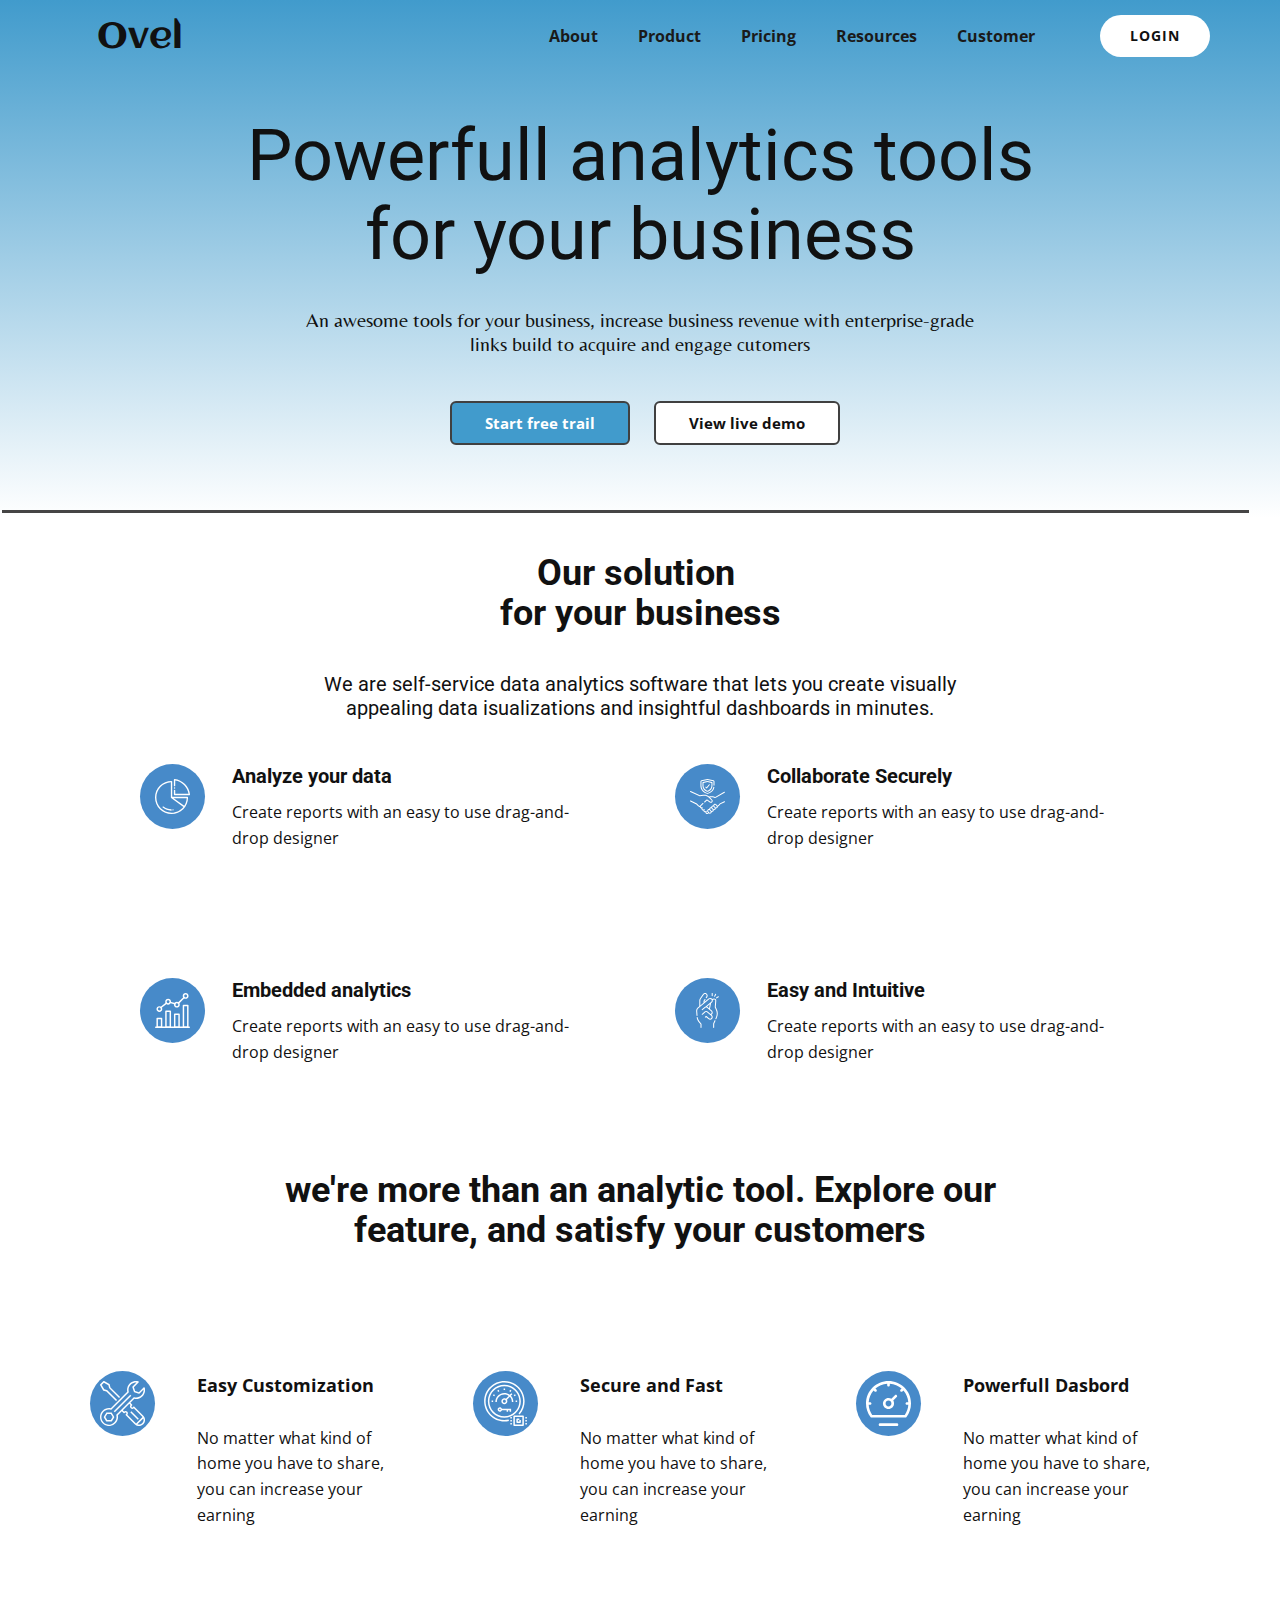
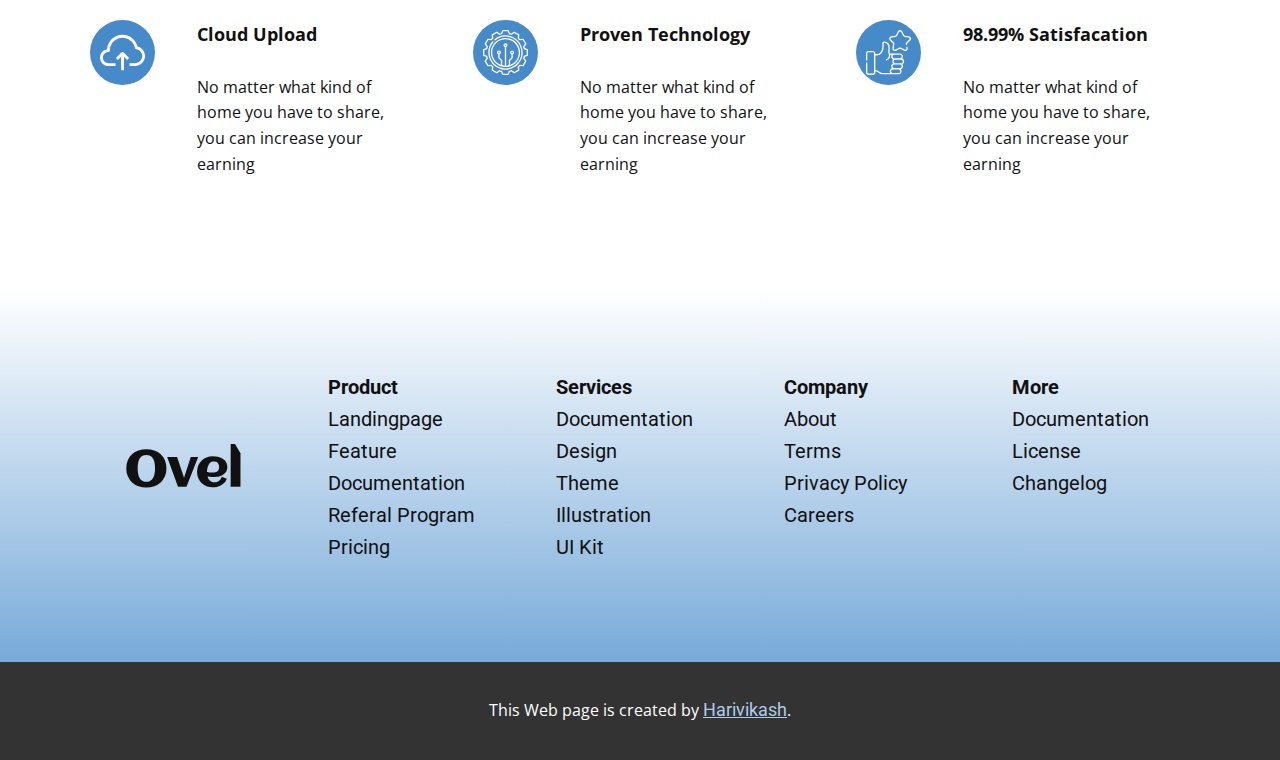
<file: index.html>
<!DOCTYPE html>
<html style="font-size: 16px;">
  <head>
    <meta name="viewport" content="width=device-width, initial-scale=1.0">
    <meta charset="utf-8">
    <meta name="keywords" content="Powerfull analytics tools for your business">
    <meta name="description" content="">
    <meta name="page_type" content="np-template-header-footer-from-plugin">
    <title>Home</title>
    <link rel="stylesheet" href="nicepage.css" media="screen">
<link rel="stylesheet" href="Home.css" media="screen">
    <script class="u-script" type="text/javascript" src="jquery.js" defer=""></script>
    <script class="u-script" type="text/javascript" src="nicepage.js" defer=""></script>
    <meta name="generator" content="Nicepage 3.6.2, nicepage.com">
    <link id="u-theme-google-font" rel="stylesheet" href="https://fonts.googleapis.com/css?family=Roboto:100,100i,300,300i,400,400i,500,500i,700,700i,900,900i|Open+Sans:300,300i,400,400i,600,600i,700,700i,800,800i">
    <link id="u-page-google-font" rel="stylesheet" href="https://fonts.googleapis.com/css?family=Roboto:100,100i,300,300i,400,400i,500,500i,700,700i,900,900i|Belleza:400|Aclonica:400">
    
    
    
    
    <script type="application/ld+json">{
		"@context": "http://schema.org",
		"@type": "Organization",
		"name": "",
		"url": "index.html"
}</script>
    <meta property="og:title" content="Home">
    <meta property="og:type" content="website">
    <meta name="theme-color" content="#478ac9">
    <link rel="canonical" href="index.html">
    <meta property="og:url" content="index.html">
  </head>
  <body data-home-page="Home.html" data-home-page-title="Home" class="u-body u-overlap u-overlap-transparent u-stick-footer"><header class="u-clearfix u-grey-10 u-header u-header" id="sec-b8c3"><div class="u-clearfix u-sheet u-sheet-1">
        <a href="#" class="u-btn u-btn-round u-button-style u-hover-black u-radius-50 u-white u-btn-1">Login</a>
        <nav class="u-menu u-menu-dropdown u-offcanvas u-menu-1">
          <div class="menu-collapse" style="font-size: 1rem; letter-spacing: 0px; font-weight: 700;">
            <a class="u-button-style u-custom-left-right-menu-spacing u-custom-padding-bottom u-custom-text-active-color u-custom-text-color u-custom-text-hover-color u-custom-top-bottom-menu-spacing u-nav-link u-text-active-palette-1-base u-text-hover-palette-2-base" href="#">
              <svg><use xmlns:xlink="http://www.w3.org/1999/xlink" xlink:href="#menu-hamburger"></use></svg>
              <svg version="1.1" xmlns="http://www.w3.org/2000/svg" xmlns:xlink="http://www.w3.org/1999/xlink"><defs><symbol id="menu-hamburger" viewBox="0 0 16 16" style="width: 16px; height: 16px;"><rect y="1" width="16" height="2"></rect><rect y="7" width="16" height="2"></rect><rect y="13" width="16" height="2"></rect>
</symbol>
</defs></svg>
            </a>
          </div>
          <div class="u-custom-menu u-nav-container">
            <ul class="u-nav u-unstyled u-nav-1"><li class="u-nav-item"><a class="u-button-style u-nav-link u-text-active-black u-text-grey-90 u-text-hover-white" href="About.html" style="padding: 10px 20px;">About</a>
</li><li class="u-nav-item"><a class="u-button-style u-nav-link u-text-active-black u-text-grey-90 u-text-hover-white" href="Product.html" style="padding: 10px 20px;">Product</a>
</li><li class="u-nav-item"><a class="u-button-style u-nav-link u-text-active-black u-text-grey-90 u-text-hover-white" style="padding: 10px 20px;">Pricing</a>
</li><li class="u-nav-item"><a class="u-button-style u-nav-link u-text-active-black u-text-grey-90 u-text-hover-white" style="padding: 10px 20px;">Resources</a>
</li><li class="u-nav-item"><a class="u-button-style u-nav-link u-text-active-black u-text-grey-90 u-text-hover-white" style="padding: 10px 20px;">Customer</a>
</li></ul>
          </div>
          <div class="u-custom-menu u-nav-container-collapse">
            <div class="u-black u-container-style u-inner-container-layout u-opacity u-opacity-95 u-sidenav">
              <div class="u-sidenav-overflow">
                <div class="u-menu-close"></div>
                <ul class="u-align-center u-nav u-popupmenu-items u-unstyled u-nav-2"><li class="u-nav-item"><a class="u-button-style u-nav-link" href="About.html" style="padding: 10px 20px;">About</a>
</li><li class="u-nav-item"><a class="u-button-style u-nav-link" href="Product.html" style="padding: 10px 20px;">Product</a>
</li><li class="u-nav-item"><a class="u-button-style u-nav-link" style="padding: 10px 20px;">Pricing</a>
</li><li class="u-nav-item"><a class="u-button-style u-nav-link" style="padding: 10px 20px;">Resources</a>
</li><li class="u-nav-item"><a class="u-button-style u-nav-link" style="padding: 10px 20px;">Customer</a>
</li></ul>
              </div>
            </div>
            <div class="u-black u-menu-overlay u-opacity u-opacity-70"></div>
          </div>
        </nav>
        <h2 class="u-custom-font u-text u-text-default u-text-1">Ovel</h2>
      </div></header>
    <section class="u-align-center u-clearfix u-gradient u-section-1" src="" id="sec-5490">
      <div class="u-clearfix u-sheet u-sheet-1">
        <h1 class="u-text u-title u-text-1">Powerfull analytics tools for your business</h1>
        <h5 class="u-custom-font u-text u-text-2">
          <span style="font-weight: 700;"></span>An awesome tools for your business, increase business revenue with enterprise-grade<br>links build to acquire and engage cutomers<span style="font-weight: 700;"></span>
        </h5>
        <a href="#" class="u-border-2 u-border-grey-75 u-btn u-btn-round u-button-style u-custom-color-1 u-radius-6 u-btn-1">Start free trail</a>
        <a href="#" class="u-border-2 u-border-grey-75 u-btn u-btn-round u-button-style u-hover-white u-radius-6 u-white u-btn-2">View live demo</a>
      </div>
    </section>
    <section class="u-align-center u-clearfix u-section-2" id="sec-11c4">
      <div class="u-clearfix u-sheet u-sheet-1">
        <div class="u-border-3 u-border-grey-dark-1 u-line u-line-horizontal u-line-1"></div>
        <h2 class="u-align-center u-heading-font u-subtitle u-text u-text-1">Our solution&nbsp;<br>for your business
        </h2>
        <h5 class="u-align-center u-text u-text-2">We are self-service data analytics software that lets you create visually appealing data isualizations and insightful dashboards in minutes.</h5>
        <div class="u-expanded-width-lg u-expanded-width-md u-expanded-width-sm u-expanded-width-xs u-list u-repeater u-list-1">
          <div class="u-container-style u-list-item u-repeater-item">
            <div class="u-container-layout u-similar-container u-valign-top u-container-layout-1"><span class="u-icon u-icon-circle u-palette-1-base u-spacing-15 u-icon-1"><svg class="u-svg-link" preserveAspectRatio="xMidYMin slice" viewBox="0 0 512.001 512.001" style=""><use xmlns:xlink="http://www.w3.org/1999/xlink" xlink:href="#svg-0ac0"></use></svg><svg xmlns="http://www.w3.org/2000/svg" xmlns:xlink="http://www.w3.org/1999/xlink" version="1.1" xml:space="preserve" class="u-svg-content" viewBox="0 0 512.001 512.001" x="0px" y="0px" id="svg-0ac0" style="enable-background:new 0 0 512.001 512.001;"><g><g><path d="M511.932,224.817c-6.694-56.889-32.779-110.618-73.45-151.291C397.811,32.853,344.083,6.765,287.194,0.068    c-2.839-0.332-5.679,0.562-7.813,2.459c-2.134,1.898-3.355,4.618-3.355,7.473v87.086c0,5.522,4.478,10,10,10    c5.522,0,10-4.478,10-10V21.51c100.071,16.546,177.925,94.404,194.465,194.476H296.026v-49.909c0-5.522-4.478-10-10-10    c-5.522,0-10,4.478-10,10v59.909c0,5.522,4.478,10,10,10h215.976c2.855,0,5.575-1.22,7.471-3.355    C511.37,230.497,512.266,227.654,511.932,224.817z"></path>
</g>
</g><g><g><path d="M286.026,121.03c-5.522,0-10,4.478-10,10v0.264c0,5.522,4.478,10,10,10c5.523,0,10-4.478,10-10v-0.264    C296.026,125.508,291.548,121.03,286.026,121.03z"></path>
</g>
</g><g><g><path d="M235.572,442.778c-40.36-0.976-78.566-14.74-110.487-39.804c-4.346-3.413-10.631-2.656-14.041,1.689    c-3.412,4.344-2.655,10.63,1.689,14.041c35.339,27.748,77.649,42.986,122.356,44.067c0.082,0.002,0.164,0.003,0.246,0.003    c5.41,0,9.86-4.319,9.993-9.758C245.462,447.496,241.093,442.912,235.572,442.778z"></path>
</g>
</g><g><g><path d="M273.852,450.208c-0.655-5.484-5.636-9.398-11.114-8.745l-0.213,0.025c-5.483,0.654-9.399,5.63-8.745,11.114    c0.606,5.082,4.923,8.816,9.917,8.816c0.396,0,0.795-0.024,1.197-0.071l0.213-0.025    C270.59,460.668,274.506,455.692,273.852,450.208z"></path>
</g>
</g><g><g><path d="M474,260c-0.177,0-0.353,0.005-0.527,0.014H252V38c0-5.522-4.478-10-10-10c-64.641,0-125.412,25.173-171.12,70.88    C25.173,144.588,0,205.359,0,270s25.173,125.412,70.88,171.12C116.588,486.827,177.359,512,242,512s125.412-25.173,171.12-70.88    C458.827,395.412,484,334.641,484,270C484,264.477,479.522,260,474,260z M242,492c-122.411,0-222-99.589-222-222    c0-119.057,94.216-216.525,212-221.777v221.791c0,3.331,1.635,6.273,4.139,8.09c-0.001,0.003-0.003,0.006-0.004,0.009    l179.53,130.016C374.957,459.205,312.24,492,242,492z M427.416,391.945L272.858,280.014h190.919    C461.939,321.221,448.803,359.534,427.416,391.945z"></path>
</g>
</g></svg>
            
            
          </span>
              <div class="u-container-style u-group u-group-1">
                <div class="u-container-layout u-valign-top u-container-layout-2">
                  <h5 class="u-text u-text-3">Analyze your data</h5>
                  <p class="u-text u-text-4">Create reports with an easy to use drag-and-drop designer&nbsp;</p>
                </div>
              </div>
            </div>
          </div>
          <div class="u-container-style u-list-item u-repeater-item">
            <div class="u-container-layout u-similar-container u-valign-top u-container-layout-3"><span class="u-icon u-icon-circle u-palette-1-base u-spacing-15 u-icon-2"><svg class="u-svg-link" preserveAspectRatio="xMidYMin slice" viewBox="0 0 512.29 512.29" style=""><use xmlns:xlink="http://www.w3.org/1999/xlink" xlink:href="#svg-8cae"></use></svg><svg xmlns="http://www.w3.org/2000/svg" xmlns:xlink="http://www.w3.org/1999/xlink" version="1.1" xml:space="preserve" class="u-svg-content" viewBox="0 0 512.29 512.29" id="svg-8cae"><g><path d="m4.605 188.942 136.219 63.939c1.37.643 2.902.855 4.396.613l49.723-8.121c28.416-4.639 57.458 4.817 77.691 25.299l41.613 42.125c2.55 2.581 3.828 5.997 3.598 9.618s-1.928 6.848-4.784 9.087c-4.338 3.4-10.508 3.55-15.004.364l-40.573-28.745c-5.758-4.08-13.428-3.616-18.653 1.125l-29.65 26.905c-3.067 2.784-3.298 7.527-.514 10.594 2.783 3.067 7.525 3.298 10.594.514l29.551-26.899 40.573 28.745c4.743 3.36 10.333 5.03 15.917 5.03 6.038 0 12.068-1.952 17.013-5.829 6.177-4.842 10.003-12.111 10.5-19.943s-2.382-15.525-7.897-21.108l-32.992-33.397c17.447-4.329 35.916-3.619 53.055 2.204l17.582 5.975c1.918.651 3.911.973 5.899.973 3.12 0 6.225-.793 8.998-2.351.035-.02.07-.04.104-.06l129.631-75.598c3.578-2.087 4.787-6.679 2.701-10.257-2.087-3.579-6.68-4.786-10.257-2.701l-129.564 75.559c-.822.449-1.8.532-2.686.232l-17.582-5.974c-22.674-7.704-47.36-7.702-69.995-.087-23.423-21.591-55.683-31.362-87.287-26.203l-47.43 7.747-134.116-62.953c-3.75-1.76-8.216-.147-9.976 3.602-1.76 3.75-.148 8.216 3.602 9.976z"></path><path d="m511.237 329.516c-1.817-3.722-6.31-5.264-10.031-3.447l-65.987 32.233c-1.128.551-2.1 1.376-2.826 2.4l-5.309 7.485c-6.384 9.001-14.649 16.465-24.18 21.902-.741-1.201-1.584-2.359-2.539-3.458l-13.107-15.083c-9.547-10.986-26.251-12.157-37.238-2.609l-1.079.938c-5.584 4.852-8.626 11.554-9.02 18.414-.115-.01-.23-.025-.345-.033-7.031-.493-13.837 1.782-19.159 6.406l-1.081.939c-5.587 4.855-8.63 11.562-9.021 18.426-6.851-.57-13.916 1.506-19.502 6.361l-1.082.94c-5.587 4.855-8.629 11.562-9.021 18.425-6.852-.57-13.918 1.507-19.505 6.363l-1.079.938c-5.322 4.625-8.524 11.044-9.018 18.078-.493 7.033 1.783 13.837 6.407 19.159l6.334 7.289-2.528 2.236c-.046.042-.093.083-.138.125-4.884 4.543-12.974 4.428-17.737-.228-4.083-4.49-4.211-11.327-.279-15.96 2.569-3.027 2.334-7.533-.537-10.276-2.871-2.742-7.382-2.773-10.29-.068l-.805.749c-4.885 4.544-12.976 4.427-17.738-.228-4.14-4.551-4.228-11.44-.186-16.082 2.62-3.009 2.426-7.542-.441-10.316-2.866-2.773-7.404-2.817-10.325-.1l-.224.208c-4.885 4.543-12.976 4.428-17.738-.228-4.092-4.499-4.214-11.344-.264-15.979 2.317-2.719 2.394-6.696.185-9.503-2.21-2.807-6.093-3.665-9.28-2.053-4.938 2.5-10.933 1.333-14.58-2.835-4.244-4.85-3.706-12.514 1.189-17.124l8.065-7.143 25.159-22.83c3.067-2.784 3.298-7.527.514-10.594-2.784-3.068-7.527-3.298-10.594-.514l-25.091 22.769-8.074 7.151c-.045.041-.091.082-.135.123-4.136 3.847-6.839 8.717-8.073 13.874l-.056-.032c-13.751-7.793-25.745-17.991-35.65-30.309l-4.276-5.318c-.69-.858-1.56-1.554-2.549-2.038l-90.285-44.167c-3.721-1.818-8.213-.279-10.033 3.441-1.82 3.721-.279 8.213 3.441 10.033l88.784 43.432 3.229 4.016c11.098 13.801 24.536 25.227 39.943 33.959l9.344 5.296c1.003 2.078 2.284 4.051 3.861 5.852 4.56 5.211 10.761 8.325 17.274 9.083-.929 7.688 1.441 15.682 7.062 21.725.062.066.125.131.188.195 5.798 5.798 13.699 8.485 21.443 8.01.038 6.579 2.473 13.142 7.282 18.312.062.066.125.131.188.195 5.991 5.991 14.229 8.659 22.217 7.953.193 6.363 2.617 12.662 7.242 17.635.062.066.125.131.188.195 5.365 5.365 12.533 8.063 19.706 8.063 6.796 0 13.598-2.423 18.876-7.295l2.676-2.367c4.165 3.365 9.245 5.383 14.699 5.765.631.044 1.259.066 1.886.066 6.355 0 12.429-2.263 17.272-6.472l1.082-.94c5.588-4.856 8.63-11.564 9.021-18.428.734.061 1.47.1 2.208.1 6.141 0 12.309-2.125 17.297-6.46l1.079-.938c5.588-4.856 8.63-11.563 9.021-18.428.734.061 1.47.1 2.208.1 6.141 0 12.309-2.125 17.297-6.46l1.079-.938c5.322-4.625 8.524-11.044 9.018-18.078.008-.117.009-.233.016-.35.73.06 1.463.099 2.196.099 6.141 0 12.308-2.125 17.295-6.459l1.081-.939c5.698-4.952 8.748-11.829 9.04-18.836 12.922-6.628 24.093-16.278 32.526-28.167l4.202-5.924 64.268-31.394c3.722-1.815 5.266-6.306 3.447-10.028zm-212.134 160.208-1.082.94c-2.297 1.996-5.227 2.979-8.271 2.766-3.036-.213-5.808-1.596-7.804-3.893l-13.107-15.083c-1.997-2.297-2.979-5.235-2.766-8.271s1.596-5.808 3.894-7.805l1.079-.938c2.154-1.872 4.816-2.789 7.467-2.789 3.187 0 6.358 1.327 8.608 3.916l13.107 15.084c4.121 4.741 3.616 11.952-1.125 16.073zm29.602-25.725-1.079.938c-4.742 4.121-11.954 3.616-16.076-1.127l-13.107-15.084c-4.121-4.743-3.616-11.954 1.125-16.074l1.082-.94c4.743-4.121 11.954-3.616 16.076 1.127l13.107 15.083c4.121 4.743 3.616 11.955-1.128 16.077zm33.499-33.531c-.213 3.036-1.596 5.808-3.894 7.805l-1.079.938c-4.743 4.121-11.954 3.616-16.076-1.127l-13.107-15.084c-4.122-4.743-3.616-11.955 1.126-16.076l1.081-.939c2.092-1.817 4.713-2.794 7.458-2.794.27 0 .542.009.814.028 3.036.213 5.808 1.596 7.804 3.893l13.107 15.083c1.997 2.299 2.979 5.236 2.766 8.273zm25.713-17.923-1.081.939c-4.742 4.121-11.954 3.616-16.076-1.127l-13.107-15.083c-1.997-2.297-2.979-5.235-2.766-8.271s1.595-5.808 3.894-7.805l1.079-.938c4.743-4.121 11.955-3.616 16.076 1.127l13.107 15.083c4.122 4.742 3.616 11.954-1.126 16.075z"></path><path d="m229.02 209.875 20.759 7.613c1.906.699 3.909 1.049 5.913 1.049 2.003 0 4.006-.35 5.913-1.049l20.758-7.613c18.788-6.89 35.57-18.58 48.531-33.807 12.816-15.057 21.638-33.245 25.511-52.598.813-4.062-1.82-8.013-5.882-8.826-4.066-.815-8.014 1.821-8.826 5.882-6.877 34.358-31.591 63.198-64.498 75.265l-20.759 7.613c-.483.177-1.014.177-1.497 0l-20.759-7.613c-39.761-14.581-66.475-52.832-66.475-95.182v-65.186c0-1.771 1.262-3.302 3-3.64l85.445-16.641 84.527 16.625c1.734.341 2.993 1.872 2.993 3.639v54.625c0 4.142 3.358 7.5 7.5 7.5s7.5-3.358 7.5-7.5v-54.626c0-8.916-6.35-16.636-15.098-18.356l-85.968-16.908c-.951-.187-1.929-.188-2.881-.003l-86.886 16.921c-8.769 1.708-15.132 9.431-15.132 18.364v65.188c0 48.615 30.667 92.526 76.311 109.264z"></path><path d="m257.58 30.71c-.951-.188-1.929-.188-2.881-.003l-65.924 12.838c-3.523.686-6.066 3.772-6.066 7.362v49.703c0 36.084 22.762 68.675 56.64 81.099l13.76 5.046c.833.306 1.708.458 2.582.458.875 0 1.749-.153 2.582-.458l13.761-5.046c33.878-12.423 56.64-45.015 56.64-81.099v-49.749c0-3.584-2.536-6.667-6.053-7.359zm56.094 69.9c0 29.818-18.809 56.75-46.804 67.016l-11.178 4.1-11.178-4.099c-27.996-10.267-46.805-37.198-46.805-67.016v-43.523l58.417-11.376 57.548 11.318z"></path><path d="m236.445 114.508c-3.018-2.838-7.763-2.691-10.602.326-2.837 3.018-2.691 7.764.326 10.602l12.106 11.384c1.395 1.312 3.234 2.036 5.137 2.036.159 0 .319-.005.479-.015 2.071-.132 3.994-1.117 5.313-2.719l39.211-47.644c2.632-3.198 2.173-7.925-1.025-10.557s-7.925-2.173-10.557 1.025l-34.12 41.457z"></path>
</g></svg>
            
            
          </span>
              <div class="u-container-style u-group u-video-cover u-group-2">
                <div class="u-container-layout u-valign-top u-container-layout-4">
                  <h5 class="u-text u-text-5">Collaborate Securely</h5>
                  <p class="u-text u-text-6">Create reports with an easy to use drag-and-drop designer&nbsp;</p>
                </div>
              </div>
            </div>
          </div>
          <div class="u-container-style u-list-item u-repeater-item">
            <div class="u-container-layout u-similar-container u-valign-top u-container-layout-5"><span class="u-icon u-icon-circle u-palette-1-base u-spacing-15 u-icon-3"><svg class="u-svg-link" preserveAspectRatio="xMidYMin slice" viewBox="0 0 512 512" style=""><use xmlns:xlink="http://www.w3.org/1999/xlink" xlink:href="#svg-2ae9"></use></svg><svg xmlns="http://www.w3.org/2000/svg" xmlns:xlink="http://www.w3.org/1999/xlink" version="1.1" xml:space="preserve" class="u-svg-content" viewBox="0 0 512 512" x="0px" y="0px" id="svg-2ae9" style="enable-background:new 0 0 512 512;"><g><g><path d="M501.333,490.667H10.667C4.779,490.667,0,495.445,0,501.333C0,507.221,4.779,512,10.667,512h490.667    c5.888,0,10.667-4.779,10.667-10.667C512,495.445,507.221,490.667,501.333,490.667z"></path>
</g>
</g><g><g><path d="M96,362.667H32c-5.888,0-10.667,4.779-10.667,10.667v128C21.333,507.221,26.112,512,32,512h64    c5.888,0,10.667-4.779,10.667-10.667v-128C106.667,367.445,101.888,362.667,96,362.667z M85.333,490.667H42.667V384h42.667    V490.667z"></path>
</g>
</g><g><g><path d="M224,256h-64c-5.888,0-10.667,4.779-10.667,10.667v234.667c0,5.888,4.779,10.667,10.667,10.667h64    c5.888,0,10.667-4.779,10.667-10.667V266.667C234.667,260.779,229.888,256,224,256z M213.333,490.667h-42.667V277.333h42.667    V490.667z"></path>
</g>
</g><g><g><path d="M352,298.667h-64c-5.888,0-10.667,4.779-10.667,10.667v192c0,5.888,4.779,10.667,10.667,10.667h64    c5.888,0,10.667-4.779,10.667-10.667v-192C362.667,303.445,357.888,298.667,352,298.667z M341.333,490.667h-42.667V320h42.667    V490.667z"></path>
</g>
</g><g><g><path d="M480,170.667h-64c-5.888,0-10.667,4.779-10.667,10.667v320c0,5.888,4.779,10.667,10.667,10.667h64    c5.888,0,10.667-4.779,10.667-10.667v-320C490.667,175.445,485.888,170.667,480,170.667z M469.333,490.667h-42.667V192h42.667    V490.667z"></path>
</g>
</g><g><g><path d="M64,192c-23.531,0-42.667,19.136-42.667,42.667c0,23.531,19.136,42.667,42.667,42.667    c23.531,0,42.667-19.136,42.667-42.667C106.667,211.136,87.531,192,64,192z M64,256c-11.776,0-21.333-9.579-21.333-21.333    c0-11.755,9.557-21.333,21.333-21.333s21.333,9.579,21.333,21.333C85.333,246.421,75.776,256,64,256z"></path>
</g>
</g><g><g><path d="M192,85.333c-23.531,0-42.667,19.136-42.667,42.667c0,23.531,19.136,42.667,42.667,42.667s42.667-19.136,42.667-42.667    C234.667,104.469,215.531,85.333,192,85.333z M192,149.333c-11.776,0-21.333-9.579-21.333-21.333    c0-11.755,9.557-21.333,21.333-21.333s21.333,9.579,21.333,21.333C213.333,139.755,203.776,149.333,192,149.333z"></path>
</g>
</g><g><g><path d="M320,128c-23.531,0-42.667,19.136-42.667,42.667c0,23.531,19.136,42.667,42.667,42.667    c23.531,0,42.667-19.136,42.667-42.667C362.667,147.136,343.531,128,320,128z M320,192c-11.776,0-21.333-9.579-21.333-21.333    c0-11.755,9.557-21.333,21.333-21.333s21.333,9.579,21.333,21.333C341.333,182.421,331.776,192,320,192z"></path>
</g>
</g><g><g><path d="M448,0c-23.531,0-42.667,19.136-42.667,42.667c0,23.531,19.136,42.667,42.667,42.667    c23.531,0,42.667-19.136,42.667-42.667C490.667,19.136,471.531,0,448,0z M448,64c-11.776,0-21.333-9.579-21.333-21.333    c0-11.755,9.557-21.333,21.333-21.333s21.333,9.579,21.333,21.333C469.333,54.421,459.776,64,448,64z"></path>
</g>
</g><g><g><path d="M432.939,57.728c-4.16-4.16-10.923-4.16-15.083,0l-82.773,82.773c-4.16,4.16-4.16,10.923,0,15.083    c2.091,2.069,4.821,3.115,7.552,3.115c2.709,0,5.44-1.024,7.531-3.115l82.773-82.773    C437.099,68.651,437.099,61.888,432.939,57.728z"></path>
</g>
</g><g><g><path d="M294.208,146.048l-68.523-19.541c-5.739-1.664-11.563,1.664-13.163,7.339c-1.621,5.675,1.664,11.563,7.317,13.184    l68.523,19.541c0.981,0.277,1.963,0.405,2.923,0.405c4.651,0,8.917-3.051,10.261-7.744    C303.168,153.579,299.883,147.669,294.208,146.048z"></path>
</g>
</g><g><g><path d="M175.36,141.291c-3.669-4.608-10.368-5.355-14.976-1.707l-80.427,64.128c-4.608,3.691-5.376,10.389-1.685,14.997    c2.112,2.645,5.227,4.011,8.341,4.011c2.325,0,4.672-0.768,6.635-2.304l80.427-64.128    C178.283,152.597,179.051,145.899,175.36,141.291z"></path>
</g>
</g></svg>
            
            
          </span>
              <div class="u-container-style u-group u-video-cover u-group-3">
                <div class="u-container-layout u-valign-top u-container-layout-6">
                  <h5 class="u-text u-text-7">Embedded analytics</h5>
                  <p class="u-text u-text-8">Create reports with an easy to use drag-and-drop designer&nbsp;</p>
                </div>
              </div>
            </div>
          </div>
          <div class="u-container-style u-list-item u-repeater-item">
            <div class="u-container-layout u-similar-container u-valign-top u-container-layout-7"><span class="u-icon u-icon-circle u-palette-1-base u-spacing-15 u-icon-4"><svg class="u-svg-link" preserveAspectRatio="xMidYMin slice" viewBox="0 0 512.737 512.737" style=""><use xmlns:xlink="http://www.w3.org/1999/xlink" xlink:href="#svg-66f4"></use></svg><svg xmlns="http://www.w3.org/2000/svg" xmlns:xlink="http://www.w3.org/1999/xlink" version="1.1" xml:space="preserve" class="u-svg-content" viewBox="0 0 512.737 512.737" id="svg-66f4"><g><path d="m379.323 209.665c-1.086-2.247-1.552-4.748-1.346-7.234l7.221-87.271c.812-9.822-2.825-19.343-9.979-26.122-7.152-6.779-16.863-9.898-26.619-8.562-7.51 1.03-14.778 3.481-21.365 7.175-.52-.713-1.056-1.417-1.628-2.1-13.591-16.215-37.837-18.352-54.05-4.767l-58.731 49.153v-10.996c0-.82.244-1.61.707-2.287l12.181-17.825c2.337-3.42 1.459-8.087-1.961-10.424-3.422-2.339-8.088-1.459-10.424 1.961l-12.181 17.825c-2.173 3.18-3.322 6.897-3.322 10.75v23.55l-46.74 39.118v-70.641c0-8.085 2.411-15.887 6.973-22.562l42.898-62.78c3.522-5.154 8.84-8.628 14.975-9.782s12.351.149 17.506 3.672c5.154 3.521 8.628 8.84 9.782 14.975 1.154 6.134-.149 12.352-3.671 17.505l-7.871 11.52c-2.337 3.421-1.458 8.087 1.961 10.424 3.418 2.337 8.087 1.458 10.423-1.961l7.871-11.52c5.782-8.462 7.923-18.669 6.028-28.741s-7.599-18.805-16.061-24.587c-8.461-5.782-18.668-7.923-28.742-6.028-10.072 1.895-18.804 7.599-24.586 16.061l-42.898 62.78c-6.272 9.18-9.588 19.908-9.588 31.025v83.195l-22.494 18.825c-16.167 13.531-24.832 34.157-23.179 55.174l4.775 60.706c.309 3.93 3.593 6.913 7.469 6.912.197 0 .396-.008.596-.023 4.129-.324 7.214-3.936 6.889-8.064l-4.775-60.706c-1.273-16.188 5.401-32.074 17.853-42.495l157.968-132.208c9.876-8.277 24.646-6.975 32.923 2.901 8.276 9.877 6.975 24.646-2.902 32.923l-82.229 68.911c-5.108 1.235-9.998 3.692-14.236 7.379l-40.192 34.984c-3.124 2.72-3.452 7.457-.733 10.581 2.72 3.124 7.456 3.451 10.582.733l40.192-34.984c6.99-6.087 17.189-6.145 24.25-.139l60.788 51.705c4.755 4.045 7.65 9.699 8.152 15.921.503 6.223-1.448 12.268-5.493 17.022-2.957 3.476-6.865 5.976-11.198 7.254l-42.53-36.175c-12.756-10.851-31.184-10.745-43.817.25l-40.192 34.984c-3.124 2.72-3.452 7.457-.733 10.581 2.72 3.125 7.456 3.452 10.582.733l40.192-34.984c6.99-6.086 17.189-6.146 24.25-.139l60.788 51.705c4.755 4.045 7.65 9.699 8.152 15.921.503 6.223-1.448 12.268-5.493 17.022-4.044 4.755-9.698 7.65-15.92 8.152-6.231.501-12.269-1.449-17.022-5.493l-37.628-32.006c-2.978-2.533-7.399-2.354-10.163.409l-11.167 11.167c-2.929 2.93-2.929 7.678 0 10.607 2.929 2.928 7.678 2.928 10.606 0l6.275-6.275 32.357 27.523c7.001 5.956 15.706 9.146 24.798 9.146 1.045 0 2.097-.043 3.15-.128 10.215-.824 19.498-5.578 26.139-13.385s9.844-17.732 9.019-27.948c-.824-10.216-5.578-19.499-13.385-26.14l-5.591-4.755c3.737-2.171 7.115-4.969 9.957-8.31 13.708-16.115 11.75-40.379-4.366-54.088l-26.951-22.924 16.289-83.137 12.157-10.188c7.855-6.582 12.677-15.83 13.577-26.04.366-4.156.053-8.265-.877-12.211 5.222-3.115 11.047-5.188 17.094-6.016 5.23-.72 10.431.955 14.265 4.588 3.833 3.633 5.782 8.734 5.347 13.998l-7.221 87.271c-.427 5.154.539 10.342 2.791 15l13.355 27.621c16.827 34.803 17.396 74.989 1.561 110.255l-8.587 19.124c-1.697 3.779-.009 8.218 3.77 9.914.998.448 2.041.66 3.068.66 2.862 0 5.597-1.648 6.846-4.43l8.587-19.124c17.656-39.319 17.021-84.125-1.74-122.929zm-100.028 12.121-20.735-17.637c-2.609-2.219-5.457-3.972-8.442-5.275l40.279-33.754z"></path><path d="m368.901 398.734c-3.779-1.696-8.217-.011-9.914 3.77l-19.208 42.775c-.434.966-.658 2.013-.658 3.072v56.886c0 4.143 3.357 7.5 7.5 7.5s7.5-3.357 7.5-7.5v-55.279l18.55-41.31c1.697-3.778.008-8.217-3.77-9.914z"></path><path d="m325.358 46.674c4.143 0 7.5-3.357 7.5-7.5v-31.674c0-4.143-3.357-7.5-7.5-7.5s-7.5 3.357-7.5 7.5v31.674c0 4.142 3.358 7.5 7.5 7.5z"></path><path d="m357.376 54.134c1.156.644 2.407.948 3.643.948 2.633 0 5.188-1.389 6.56-3.852l15.411-27.672c2.015-3.619.715-8.187-2.903-10.202-3.619-2.015-8.187-.715-10.202 2.903l-15.411 27.672c-2.016 3.62-.716 8.187 2.902 10.203z"></path><path d="m421.398 51.654c-2.181-3.521-6.802-4.607-10.325-2.427l-26.928 16.677c-3.521 2.181-4.608 6.804-2.427 10.325 1.419 2.291 3.872 3.552 6.383 3.552 1.348 0 2.712-.363 3.942-1.125l26.928-16.677c3.522-2.18 4.609-6.803 2.427-10.325z"></path><path d="m134.505 410.592c-11.763-14.782-19.274-32.519-21.722-51.292-.536-4.106-4.295-6.994-8.407-6.468-4.107.536-7.003 4.3-6.467 8.407 2.8 21.479 11.396 41.775 24.858 58.692l30.944 38.889v45.929c0 4.143 3.358 7.5 7.5 7.5s7.5-3.357 7.5-7.5v-48.549c0-1.696-.575-3.343-1.631-4.67z"></path>
</g></svg>
            
            
          </span>
              <div class="u-container-style u-group u-video-cover u-group-4">
                <div class="u-container-layout u-valign-top u-container-layout-8">
                  <h5 class="u-text u-text-9">Easy and Intuitive</h5>
                  <p class="u-text u-text-10">Create reports with an easy to use drag-and-drop designer&nbsp;</p>
                </div>
              </div>
            </div>
          </div>
        </div>
      </div>
    </section>
    <section class="u-align-center u-clearfix u-section-3" id="sec-31ba">
      <div class="u-clearfix u-sheet u-sheet-1">
        <h2 class="u-text u-text-1">we're more than an analytic tool. Explore our feature, and satisfy your customers</h2>
        <div class="u-expanded-width u-list u-repeater u-list-1">
          <div class="u-container-style u-list-item u-repeater-item">
            <div class="u-container-layout u-similar-container u-container-layout-1"><span class="u-icon u-icon-circle u-palette-1-base u-spacing-10 u-icon-1"><svg class="u-svg-link" preserveAspectRatio="xMidYMin slice" viewBox="0 0 569 569.54905" style=""><use xmlns:xlink="http://www.w3.org/1999/xlink" xlink:href="#svg-463e"></use></svg><svg xmlns="http://www.w3.org/2000/svg" xmlns:xlink="http://www.w3.org/1999/xlink" version="1.1" xml:space="preserve" class="u-svg-content" viewBox="0 0 569 569.54905" id="svg-463e"><path d="m1.527344 52.246094 37.984375 66.46875c1.28125 2.246094 3.425781 3.871094 5.933593 4.5l35.4375 8.859375 121.542969 121.542969 13.429688-13.425782-123.445313-123.441406c-1.214844-1.21875-2.738281-2.082031-4.40625-2.5l-34.050781-8.542969-32.339844-56.625 27.726563-27.726562 56.648437 32.371093 8.546875 34.050782c.414063 1.671875 1.28125 3.199218 2.496094 4.414062l123.445312 123.445313 13.425782-13.429688-121.542969-121.542969-8.859375-35.417968c-.628906-2.511719-2.253906-4.660156-4.5-5.945313l-66.472656-37.980469c-3.707032-2.109374-8.371094-1.484374-11.394532 1.527344l-37.980468 37.984375c-3.0546878 3.003907-3.71875 7.675781-1.625 11.414063zm0 0"></path><path d="m396.3125 187.144531-208.902344 208.90625-13.429687-13.429687 208.90625-208.902344zm0 0"></path><path d="m150.847656 403.441406c-1.71875-2.859375-4.804687-4.605468-8.140625-4.605468h-56.972656c-3.332031 0-6.421875 1.746093-8.136719 4.605468l-28.488281 47.476563c-1.808594 3.007812-1.808594 6.769531 0 9.78125l28.488281 47.476562c1.714844 2.855469 4.804688 4.605469 8.136719 4.605469h56.972656c3.335938 0 6.421875-1.75 8.140625-4.605469l28.484375-47.476562c1.808594-3.011719 1.808594-6.773438 0-9.78125zm-13.511718 90.347656h-46.226563l-22.789063-37.980468 22.789063-37.984375h46.226563l22.789062 37.984375zm0 0"></path><path d="m456.0625 227.914062c62.714844.210938 113.730469-50.460937 113.941406-113.175781.03125-9.546875-1.140625-19.054687-3.488281-28.308593-1.265625-5.089844-6.417969-8.1875-11.507813-6.921876-1.671874.417969-3.195312 1.28125-4.414062 2.496094l-59.109375 59.070313-46.898437-15.628907-15.640626-46.886718 59.109376-59.121094c3.707031-3.710938 3.703124-9.722656-.007813-13.429688-1.222656-1.222656-2.761719-2.089843-4.445313-2.503906-60.820312-15.402344-122.605468 21.414063-138.007812 82.230469-2.339844 9.226563-3.507812 18.710937-3.476562 28.230469.023437 7.476562.792968 14.929687 2.308593 22.25l-207.957031 207.953125c-7.320312-1.511719-14.773438-2.28125-22.246094-2.308594-62.933594 0-113.949218 51.015625-113.949218 113.949219 0 62.929687 51.015624 113.945312 113.949218 113.945312 62.929688 0 113.945313-51.015625 113.945313-113.945312-.023438-7.476563-.796875-14.929688-2.308594-22.25l49.785156-49.785156 21.773438 21.773437c3.710937 3.707031 9.71875 3.707031 13.429687 0l4.746094-4.75c4.164062-4.136719 10.894531-4.136719 15.058594 0 4.160156 4.148437 4.167968 10.882813.019531 15.042969-.003906.003906-.011719.011718-.019531.019531l-4.746094 4.746094c-3.707031 3.707031-3.707031 9.71875 0 13.425781l113.273438 113.273438c29.792968 30.066406 78.316406 30.285156 108.382812.492187 30.0625-29.792969 30.28125-78.320313.488281-108.382813-.160156-.164062-.324219-.328124-.488281-.492187l-113.273438-113.269531c-3.707031-3.707032-9.71875-3.707032-13.425781 0l-4.746093 4.746094c-4.167969 4.140624-10.894532 4.140624-15.0625 0-4.15625-4.148438-4.167969-10.882813-.019532-15.039063.007813-.007813.015625-.011719.019532-.019531l4.75-4.75c3.707031-3.707032 3.707031-9.71875 0-13.425782l-21.773438-21.773437 49.785156-49.785156c7.320313 1.511719 14.773438 2.285156 22.246094 2.308593zm37.308594 322.851563c-6.898438-.011719-13.738282-1.257813-20.195313-3.683594l74.160157-74.164062c11.191406 29.769531-3.867188 62.972656-33.636719 74.164062-6.496094 2.441407-13.382813 3.691407-20.328125 3.683594zm-107.574219-246.792969c-10.515625 12.542969-8.867187 31.238282 3.675781 41.75 11.023438 9.238282 27.089844 9.230469 38.101563-.027344l106.5625 106.65625c1.15625 1.160157 2.238281 2.382813 3.285156 3.625l-81.1875 81.1875c-1.246094-1.042968-2.46875-2.125-3.628906-3.285156l-106.644531-106.652344c10.515624-12.542968 8.867187-31.238281-3.675782-41.75-11.023437-9.242187-27.09375-9.230468-38.105468.023438l-15.191407-15.191406 81.613281-81.492188zm38.34375-95.503906-215.410156 215.367188c-2.363281 2.359374-3.3125 5.785156-2.507813 9.023437 13.027344 51.160156-17.886718 103.195313-69.050781 116.21875-51.160156 13.027344-103.195313-17.886719-116.222656-69.050781-13.023438-51.160156 17.890625-103.195313 69.054687-116.222656 15.476563-3.9375 31.691406-3.9375 47.167969 0 3.238281.792968 6.65625-.15625 9.023437-2.503907l215.359376-215.371093c2.359374-2.359376 3.308593-5.785157 2.496093-9.019532-12.9375-50.5625 17.5625-102.039062 68.125-114.980468 9.554688-2.441407 19.4375-3.378907 29.28125-2.765626l-50.089843 50.109376c-2.542969 2.539062-3.433594 6.300781-2.296876 9.710937l18.988282 56.976563c.949218 2.832031 3.175781 5.058593 6.011718 6l56.976563 18.992187c3.40625 1.136719 7.167969.25 9.710937-2.289063l50.089844-50.089843c.113282 1.8125.171875 3.605469.171875 5.390625.265625 52.175781-41.8125 94.6875-93.988281 94.957031-8.066406.039063-16.105469-.953125-23.917969-2.953125-3.238281-.808594-6.664062.136719-9.023437 2.496094h.050781zm0 0"></path><path d="m491.273438 477.578125-13.429688 13.429687-94.953125-94.953124 13.425781-13.429688zm0 0"></path></svg>
            
            
          </span>
              <div class="u-container-style u-group u-group-1">
                <div class="u-container-layout u-container-layout-2">
                  <p class="u-text u-text-2">
                    <span style="font-weight: 700; font-size: 1.125rem;">Easy Customization</span>
                    <br>
                    <br>No matter what kind of home you have to share, you can increase your&nbsp; earning
                  </p>
                </div>
              </div>
            </div>
          </div>
          <div class="u-container-style u-list-item u-repeater-item">
            <div class="u-container-layout u-similar-container u-container-layout-3"><span class="u-icon u-icon-circle u-palette-1-base u-spacing-10 u-icon-2"><svg class="u-svg-link" preserveAspectRatio="xMidYMin slice" viewBox="0 0 480 480" style=""><use xmlns:xlink="http://www.w3.org/1999/xlink" xlink:href="#svg-6503"></use></svg><svg xmlns="http://www.w3.org/2000/svg" xmlns:xlink="http://www.w3.org/1999/xlink" version="1.1" xml:space="preserve" class="u-svg-content" viewBox="0 0 480 480" x="0px" y="0px" id="svg-6503" style="enable-background:new 0 0 480 480;"><g><g><path d="M369.851,53.195C330.511,18.894,280.082-0.003,227.889,0C108.595,0.123,11.988,96.929,12.112,216.223    c0.123,119.293,96.929,215.9,216.223,215.777c16.374-0.017,32.693-1.896,48.642-5.6l-3.624-15.576    C165.745,435.986,58.114,369.152,32.952,261.545C7.789,153.937,74.624,46.306,182.231,21.144    C289.838-4.018,397.47,62.816,422.632,170.423c14.649,62.645-1.717,128.513-43.983,177.017l12.056,10.512    C469.102,268.037,459.766,131.592,369.851,53.195z"></path>
</g>
</g><g><g><path d="M227.889,40c-97.202,0-176,78.798-176,176s78.798,176,176,176c97.156-0.11,175.89-78.844,176-176    C403.889,118.798,325.091,40,227.889,40z M227.889,376c-88.366,0-160-71.634-160-160s71.634-160,160-160s160,71.634,160,160    C387.787,304.323,316.212,375.899,227.889,376z"></path>
</g>
</g><g><g><path d="M297.321,157.888l16.224-16.232l-11.312-11.312l-16.912,16.912c-42.282-31.82-102.353-23.34-134.174,18.942    c-12.537,16.659-19.299,36.953-19.258,57.802h16c-0.065-44.116,35.645-79.933,79.761-79.998    c16.566-0.025,32.731,5.102,46.255,14.67l-29.864,29.864c-4.876-2.941-10.457-4.508-16.152-4.536c-17.673,0-32,14.327-32,32    s14.327,32,32,32c17.673,0,32-14.327,32-32c-0.028-5.695-1.595-11.276-4.536-16.152l30.656-30.656    c14.042,14.794,21.873,34.411,21.88,54.808h16C323.885,199.362,314.367,175.677,297.321,157.888z M227.889,232    c-8.837,0-16-7.163-16-16s7.163-16,16-16s16,7.163,16,16S236.725,232,227.889,232z"></path>
</g>
</g><g><g><rect x="219.889" y="80" width="16" height="16"></rect>
</g>
</g><g><g><rect x="155.876" y="97.154" transform="matrix(0.8661 -0.4999 0.4999 0.8661 -30.6208 96.0082)" width="16" height="16"></rect>
</g>
</g><g><g><rect x="109.025" y="143.982" transform="matrix(0.4999 -0.8661 0.8661 0.4999 -73.106 177.355)" width="16" height="16"></rect>
</g>
</g><g><g><rect x="91.889" y="208" width="16" height="16"></rect>
</g>
</g><g><g><rect x="347.889" y="208" width="16" height="16"></rect>
</g>
</g><g><g><rect x="330.735" y="144.001" transform="matrix(0.8661 -0.4999 0.4999 0.8661 -30.6221 189.698)" width="16" height="16"></rect>
</g>
</g><g><g><rect x="283.865" y="97.168" transform="matrix(0.4999 -0.8661 0.8661 0.4999 54.8729 305.3684)" width="16" height="16"></rect>
</g>
</g><g><g><path d="M202.417,296c-3.378-9.555-12.394-15.958-22.528-16c-13.255-0.055-24.044,10.646-24.099,23.9    c-0.055,13.255,10.646,24.044,23.9,24.099c10.207,0.042,19.324-6.376,22.727-16h49.472v16h16v-16h16v16h16v-32H202.417z     M179.889,312c-4.418,0-8-3.582-8-8s3.582-8,8-8s8,3.582,8,8S184.307,312,179.889,312z"></path>
</g>
</g><g><g><path d="M427.889,368h-96c-4.418,0-8,3.582-8,8v96c0,4.418,3.582,8,8,8h96c4.418,0,8-3.582,8-8v-96    C435.889,371.582,432.307,368,427.889,368z M419.889,464h-80v-80h80V464z"></path>
</g>
</g><g><g><path d="M387.889,416v16h-16v-16H387.889v-16h-24c-4.418,0-8,3.582-8,8v32c0,4.418,3.582,8,8,8h32c4.418,0,8-3.582,8-8v-24    H387.889z"></path>
</g>
</g><g><g><rect x="451.889" y="384" width="16" height="16"></rect>
</g>
</g><g><g><rect x="451.889" y="416" width="16" height="16"></rect>
</g>
</g><g><g><rect x="451.889" y="448" width="16" height="16"></rect>
</g>
</g><g><g><rect x="291.889" y="384" width="16" height="16"></rect>
</g>
</g><g><g><rect x="291.889" y="416" width="16" height="16"></rect>
</g>
</g><g><g><rect x="291.889" y="448" width="16" height="16"></rect>
</g>
</g></svg>
            
            
          </span>
              <div class="u-container-style u-group u-video-cover u-group-2">
                <div class="u-container-layout u-container-layout-4">
                  <p class="u-text u-text-3">
                    <span style="font-weight: 700; font-size: 1.125rem;">Secure and Fast</span>
                    <br>
                    <br>No matter what kind of home you have to share, you can increase your&nbsp; earning
                  </p>
                </div>
              </div>
            </div>
          </div>
          <div class="u-container-style u-list-item u-repeater-item">
            <div class="u-container-layout u-similar-container u-container-layout-5"><span class="u-icon u-icon-circle u-palette-1-base u-spacing-10 u-icon-3"><svg class="u-svg-link" preserveAspectRatio="xMidYMin slice" viewBox="0 0 512 512" style=""><use xmlns:xlink="http://www.w3.org/1999/xlink" xlink:href="#svg-9d9b"></use></svg><svg xmlns="http://www.w3.org/2000/svg" xmlns:xlink="http://www.w3.org/1999/xlink" version="1.1" xml:space="preserve" class="u-svg-content" viewBox="0 0 512 512" x="0px" y="0px" id="svg-9d9b" style="enable-background:new 0 0 512 512;"><g><g><path d="M437.02,74.98C388.668,26.629,324.381,0,256,0C187.62,0,123.333,26.628,74.981,74.98l-0.002,0.001l-0.001,0.001    C26.628,123.335,0,187.621,0,256c0,0.001,0,0.002,0,0.002v0.001c0.001,55.903,17.704,109.018,51.197,153.605    c2.833,3.772,7.276,5.991,11.993,5.991h385.622c4.718,0,9.16-2.219,11.993-5.992c33.491-44.588,51.193-97.703,51.194-153.604    v-0.001H512c0,0,0-0.001,0-0.002C512,187.62,485.371,123.332,437.02,74.98z M441.171,385.6H70.831    c-23.869-33.994-37.652-73.226-40.336-114.599L47.134,271c8.284,0,15-6.717,14.999-15.001c0-8.284-6.717-14.999-15.001-14.999    l-16.622,0.001c3.362-51.045,23.738-97.512,55.509-133.768l11.684,11.683c2.929,2.929,6.767,4.393,10.606,4.393    c3.839,0,7.678-1.465,10.607-4.394c5.858-5.858,5.857-15.355-0.001-21.213L107.232,86.02C143.488,54.249,189.955,33.872,241,30.51    v16.624c0,8.284,6.716,15,15,15s15-6.716,15-15V30.51c51.045,3.362,97.512,23.739,133.769,55.511l-11.684,11.681    c-5.858,5.857-5.859,15.355-0.002,21.213c2.929,2.929,6.769,4.394,10.607,4.394s7.677-1.464,10.605-4.393l11.685-11.683    c31.772,36.256,52.148,82.723,55.51,133.768L464.867,241c-0.001,0-0.001,0-0.001,0c-8.283,0-14.999,6.715-15,14.999    c-0.001,8.284,6.715,15.001,14.999,15.001l16.64,0.001C478.82,312.373,465.039,351.604,441.171,385.6z"></path>
</g>
</g><g><g><path d="M352.399,482H159.6c-8.284,0-15,6.716-15,15s6.716,15,15,15h192.8c8.284,0,15-6.716,15-15S360.684,482,352.399,482z"></path>
</g>
</g><g><g><path d="M350.029,161.97c-5.856-5.859-15.354-5.859-21.212,0l-40.024,40.023c-9.566-5.83-20.795-9.193-32.794-9.193    c-34.849,0-63.2,28.351-63.2,63.2s28.352,63.2,63.2,63.2c34.849,0,63.199-28.352,63.199-63.2c0-11.999-3.362-23.227-9.192-32.794    l40.023-40.023C355.887,177.325,355.887,167.828,350.029,161.97z M256,289.2c-18.307,0-33.2-14.894-33.2-33.2    c0-18.306,14.894-33.2,33.2-33.2c18.306,0,33.199,14.893,33.199,33.2S274.306,289.2,256,289.2z"></path>
</g>
</g></svg>
            
            
          </span>
              <div class="u-container-style u-group u-video-cover u-group-3">
                <div class="u-container-layout u-container-layout-6">
                  <p class="u-text u-text-4">
                    <span style="font-size: 1.125rem; font-weight: 700;">Powerfull Dasbord</span>
                    <br>
                    <br>No matter what kind of home you have to share, you can increase your&nbsp; earning
                  </p>
                </div>
              </div>
            </div>
          </div>
          <div class="u-container-style u-list-item u-repeater-item">
            <div class="u-container-layout u-similar-container u-container-layout-7"><span class="u-icon u-icon-circle u-palette-1-base u-spacing-10 u-icon-4"><svg class="u-svg-link" preserveAspectRatio="xMidYMin slice" viewBox="0 0 512.056 512.056" style=""><use xmlns:xlink="http://www.w3.org/1999/xlink" xlink:href="#svg-3e57"></use></svg><svg xmlns="http://www.w3.org/2000/svg" xmlns:xlink="http://www.w3.org/1999/xlink" version="1.1" xml:space="preserve" class="u-svg-content" viewBox="0 0 512.056 512.056" x="0px" y="0px" id="svg-3e57" style="enable-background:new 0 0 512.056 512.056;"><g><g><g><path d="M426.635,188.224C402.969,93.946,307.358,36.704,213.08,60.37C139.404,78.865,85.907,142.542,80.395,218.303     C28.082,226.93-7.333,276.331,1.294,328.644c7.669,46.507,47.967,80.566,95.101,80.379h80v-32h-80c-35.346,0-64-28.654-64-64     c0-35.346,28.654-64,64-64c8.837,0,16-7.163,16-16c-0.08-79.529,64.327-144.065,143.856-144.144     c68.844-0.069,128.107,48.601,141.424,116.144c1.315,6.744,6.788,11.896,13.6,12.8c43.742,6.229,74.151,46.738,67.923,90.479     c-5.593,39.278-39.129,68.523-78.803,68.721h-64v32h64c61.856-0.187,111.848-50.483,111.66-112.339     C511.899,245.194,476.655,200.443,426.635,188.224z"></path><path d="M245.035,253.664l-64,64l22.56,22.56l36.8-36.64v153.44h32v-153.44l36.64,36.64l22.56-22.56l-64-64     C261.354,247.46,251.276,247.46,245.035,253.664z"></path>
</g>
</g>
</g></svg>
            
            
          </span>
              <div class="u-container-style u-group u-video-cover u-group-4">
                <div class="u-container-layout u-container-layout-8">
                  <p class="u-text u-text-5">
                    <span style="font-weight: 700; font-size: 1.125rem;">Cloud Upload</span>
                    <br>
                    <br>No matter what kind of home you have to share, you can increase your&nbsp; earning
                  </p>
                </div>
              </div>
            </div>
          </div>
          <div class="u-container-style u-list-item u-repeater-item">
            <div class="u-container-layout u-similar-container u-container-layout-9"><span class="u-icon u-icon-circle u-palette-1-base u-spacing-10 u-icon-5"><svg class="u-svg-link" preserveAspectRatio="xMidYMin slice" viewBox="0 0 512 512" style=""><use xmlns:xlink="http://www.w3.org/1999/xlink" xlink:href="#svg-a1fa"></use></svg><svg xmlns="http://www.w3.org/2000/svg" xmlns:xlink="http://www.w3.org/1999/xlink" version="1.1" xml:space="preserve" class="u-svg-content" viewBox="0 0 512 512" id="svg-a1fa"><g><path d="m507.479 219.117-31.123-13.474c-1.239-5.433-2.691-10.861-4.339-16.213l20.212-27.229c1.782-2.401 1.968-5.631.473-8.22l-30-51.961c-1.496-2.591-4.385-4.044-7.36-3.7l-33.733 3.915c-3.794-4.084-7.759-8.049-11.843-11.843l3.915-33.733c.345-2.972-1.109-5.864-3.7-7.36l-51.961-30c-2.589-1.495-5.819-1.309-8.22.473l-27.23 20.211c-5.353-1.648-10.78-3.101-16.213-4.339l-13.474-31.123c-1.188-2.745-3.893-4.521-6.883-4.521h-60c-2.99 0-5.695 1.776-6.883 4.521l-13.474 31.123c-5.433 1.239-10.861 2.691-16.213 4.339l-27.229-20.212c-2.4-1.783-5.63-1.968-8.22-.473l-51.962 30c-2.591 1.496-4.045 4.388-3.7 7.36l3.915 33.733c-4.083 3.794-8.048 7.759-11.843 11.843l-33.733-3.915c-2.974-.345-5.864 1.109-7.36 3.7l-30 51.961c-1.495 2.589-1.309 5.819.473 8.22l20.212 27.229c-1.648 5.354-3.101 10.781-4.339 16.213l-31.123 13.475c-2.745 1.188-4.521 3.893-4.521 6.883v60c0 2.99 1.776 5.695 4.521 6.883l31.123 13.474c1.239 5.432 2.691 10.86 4.339 16.213l-20.212 27.229c-1.782 2.401-1.968 5.631-.473 8.22l30 51.962c1.496 2.59 4.389 4.047 7.36 3.7l33.733-3.915c3.795 4.083 7.76 8.048 11.843 11.843l-3.915 33.733c-.345 2.972 1.109 5.864 3.7 7.36l51.962 30c2.59 1.496 5.819 1.309 8.22-.473l27.229-20.212c5.354 1.648 10.781 3.101 16.213 4.339l13.474 31.123c1.188 2.745 3.893 4.521 6.883 4.521h60c2.99 0 5.695-1.776 6.883-4.521l13.474-31.123c5.432-1.239 10.86-2.691 16.213-4.339l27.229 20.212c2.4 1.783 5.631 1.969 8.22.473l51.961-30c2.591-1.496 4.045-4.388 3.7-7.36l-3.915-33.733c4.084-3.795 8.049-7.76 11.843-11.843l33.733 3.915c2.975.345 5.864-1.11 7.36-3.7l30-51.962c1.495-2.589 1.309-5.819-.473-8.22l-20.212-27.229c1.648-5.353 3.101-10.78 4.339-16.213l31.123-13.474c2.746-1.188 4.522-3.893 4.522-6.883v-60c0-2.99-1.776-5.695-4.521-6.883zm-10.479 61.957-30.128 13.043c-2.236.968-3.862 2.961-4.361 5.346-1.557 7.432-3.552 14.89-5.931 22.165-.756 2.313-.344 4.848 1.106 6.801l19.563 26.355-25.073 43.428-32.651-3.789c-2.419-.278-4.822.63-6.447 2.441-5.088 5.67-10.544 11.125-16.214 16.214-1.812 1.625-2.721 4.029-2.441 6.447l3.789 32.651-43.428 25.073-26.356-19.563c-1.953-1.45-4.488-1.863-6.801-1.106-7.276 2.379-14.734 4.375-22.165 5.93-2.385.499-4.378 2.125-5.346 4.361l-13.042 30.129h-50.148l-13.043-30.129c-.968-2.236-2.961-3.862-5.346-4.361-7.431-1.556-14.888-3.551-22.165-5.93-2.312-.756-4.848-.344-6.801 1.106l-26.355 19.563-43.428-25.073 3.789-32.651c.28-2.417-.629-4.821-2.44-6.446-5.67-5.089-11.126-10.545-16.215-16.215-1.625-1.812-4.028-2.717-6.446-2.44l-32.651 3.789-25.075-43.428 19.563-26.355c1.45-1.953 1.863-4.489 1.106-6.801-2.379-7.276-4.375-14.734-5.93-22.165-.499-2.385-2.125-4.378-4.361-5.346l-30.128-13.044v-50.148l30.129-13.043c2.236-.968 3.862-2.961 4.361-5.346 1.556-7.431 3.551-14.888 5.93-22.165.756-2.313.344-4.848-1.106-6.801l-19.564-26.356 25.073-43.428 32.651 3.789c2.42.276 4.822-.63 6.447-2.441 5.089-5.67 10.544-11.126 16.214-16.214 1.812-1.625 2.721-4.029 2.441-6.447l-3.789-32.651 43.428-25.073 26.355 19.563c1.953 1.45 4.488 1.864 6.801 1.106 7.275-2.379 14.733-4.374 22.165-5.931 2.385-.5 4.378-2.125 5.346-4.361l13.044-30.127h50.148l13.043 30.128c.968 2.236 2.961 3.862 5.346 4.361 7.432 1.557 14.89 3.552 22.165 5.931 2.313.758 4.848.344 6.801-1.106l26.356-19.563 43.428 25.073-3.789 32.651c-.28 2.418.63 4.821 2.441 6.447 5.671 5.088 11.126 10.543 16.214 16.214 1.625 1.811 4.026 2.72 6.447 2.441l32.651-3.789 25.073 43.428-19.563 26.356c-1.45 1.953-1.863 4.489-1.106 6.801 2.379 7.275 4.374 14.733 5.931 22.165.5 2.385 2.125 4.378 4.361 5.346l30.127 13.042z"></path><path d="m256 60c-46.574 0-91.72 16.63-127.122 46.826-3.151 2.688-3.527 7.422-.839 10.573s7.422 3.527 10.573.839c32.69-27.882 74.379-43.238 117.388-43.238 99.804 0 181 81.196 181 181s-81.196 181-181 181-181-81.196-181-181c0-43.009 15.356-84.698 43.238-117.388 2.688-3.151 2.313-7.885-.839-10.573s-7.886-2.313-10.573.839c-30.196 35.402-46.826 80.548-46.826 127.122 0 108.075 87.925 196 196 196s196-87.925 196-196-87.925-196-196-196z"></path><path d="m256 422c91.533 0 166-74.467 166-166s-74.467-166-166-166-166 74.467-166 166 74.467 166 166 166zm-7.5-249.5c0-4.136 3.364-7.5 7.5-7.5s7.5 3.364 7.5 7.5-3.364 7.5-7.5 7.5-7.5-3.364-7.5-7.5zm7.5-67.5c83.262 0 151 67.738 151 151 0 64.809-41.043 120.206-98.5 141.581v-48.474l27.803-27.803c1.407-1.406 2.197-3.314 2.197-5.303v-38.79c8.729-3.096 15-11.432 15-21.21 0-12.407-10.093-22.5-22.5-22.5s-22.5 10.093-22.5 22.5c0 9.778 6.271 18.114 15 21.21v35.684l-27.803 27.803c-1.407 1.406-2.197 3.314-2.197 5.303v56.285c-9.664 2.479-19.698 4.021-30 4.528v-213.104c8.729-3.096 15-11.432 15-21.21 0-12.407-10.093-22.5-22.5-22.5s-22.5 10.093-22.5 22.5c0 9.778 6.271 18.114 15 21.21v213.103c-10.302-.506-20.336-2.049-30-4.528v-56.285c0-1.989-.79-3.897-2.197-5.303l-27.803-27.803v-35.684c8.729-3.096 15-11.432 15-21.21 0-12.407-10.093-22.5-22.5-22.5s-22.5 10.093-22.5 22.5c0 9.778 6.271 18.114 15 21.21v38.79c0 1.989.79 3.897 2.197 5.303l27.803 27.803v48.474c-57.457-21.374-98.5-76.771-98.5-141.58 0-83.262 67.738-151 151-151zm67.5 151c0-4.136 3.364-7.5 7.5-7.5s7.5 3.364 7.5 7.5-3.364 7.5-7.5 7.5-7.5-3.364-7.5-7.5zm-150 0c0-4.136 3.364-7.5 7.5-7.5s7.5 3.364 7.5 7.5-3.364 7.5-7.5 7.5-7.5-3.364-7.5-7.5z"></path>
</g></svg>
            
            
          </span>
              <div class="u-container-style u-group u-video-cover u-group-5">
                <div class="u-container-layout u-container-layout-10">
                  <p class="u-text u-text-6">
                    <span style="font-size: 1.125rem; font-weight: 700;">Proven Technology</span>
                    <br>
                    <br>No matter what kind of home you have to share, you can increase your&nbsp; earning
                  </p>
                </div>
              </div>
            </div>
          </div>
          <div class="u-container-style u-list-item u-repeater-item">
            <div class="u-container-layout u-similar-container u-container-layout-11"><span class="u-icon u-icon-circle u-palette-1-base u-spacing-10 u-icon-6"><svg class="u-svg-link" preserveAspectRatio="xMidYMin slice" viewBox="0 0 511.556 511.556" style=""><use xmlns:xlink="http://www.w3.org/1999/xlink" xlink:href="#svg-f2d9"></use></svg><svg xmlns="http://www.w3.org/2000/svg" xmlns:xlink="http://www.w3.org/1999/xlink" version="1.1" xml:space="preserve" class="u-svg-content" viewBox="0 0 511.556 511.556" id="svg-f2d9"><g><g><path d="m502.881 119.289c7.868-7.67 10.646-18.927 7.251-29.377s-12.26-17.923-23.134-19.503l-43.856-6.373c-4.449-.647-8.293-3.44-10.283-7.471l-19.613-39.741c-4.863-9.854-14.71-15.975-25.697-15.975-10.988 0-20.835 6.121-25.698 15.975l-19.613 39.741c-1.99 4.031-5.834 6.824-10.283 7.471l-43.856 6.373c-10.874 1.58-19.739 9.053-23.135 19.504-3.396 10.45-.616 21.707 7.252 29.376l31.735 30.934c3.22 3.138 4.688 7.657 3.928 12.089l-7.491 43.679c-1.858 10.83 2.51 21.57 11.399 28.029 5.024 3.65 10.9 5.504 16.818 5.504 4.554 0 9.133-1.099 13.362-3.322l39.227-20.623c3.98-2.092 8.731-2.092 12.71 0l39.227 20.623c9.726 5.113 21.288 4.277 30.18-2.181 8.89-6.458 13.258-17.199 11.401-28.028l-1.433-8.36c-.701-4.083-4.581-6.829-8.659-6.125-4.083.7-6.825 4.576-6.126 8.659l1.433 8.361c.899 5.24-1.132 10.233-5.434 13.358-4.3 3.125-9.678 3.514-14.382 1.039l-39.227-20.622c-8.351-4.391-18.32-4.392-26.671 0l-39.227 20.623c-4.704 2.475-10.081 2.086-14.383-1.04-4.301-3.125-6.332-8.118-5.434-13.358l7.491-43.678c1.596-9.298-1.484-18.781-8.24-25.366l-31.735-30.934c-3.807-3.71-5.099-8.944-3.456-14s5.764-8.531 11.024-9.295l43.856-6.373c9.336-1.356 17.402-7.217 21.578-15.676l19.613-39.741c2.353-4.767 6.931-7.613 12.247-7.613 5.315 0 9.894 2.846 12.246 7.613l19.613 39.741c4.176 8.459 12.242 14.32 21.578 15.676l43.856 6.373c5.26.765 9.382 4.239 11.024 9.294 1.643 5.056.351 10.29-3.456 14l-31.735 30.934c-6.756 6.585-9.836 16.068-8.241 25.365l.249 1.453c.7 4.083 4.577 6.826 8.66 6.125 4.082-.7 6.824-4.577 6.125-8.659l-.25-1.454c-.76-4.431.708-8.95 3.928-12.088z"></path><path d="m412.21 324.66c5.316-6.165 8.541-14.181 8.541-22.942 0-19.402-15.784-35.186-35.187-35.186l-114.15-.138c-.016-.045-1.279-3.709-2.081-5.423-.004-.009-.009-.02-.013-.029-1.734-3.703-2.379-7.747-1.863-11.695 1.673-12.805 2.087-26.102 2.42-36.785.857-27.403-4.612-47.417-16.721-61.188-12.167-13.837-29.66-21.748-48.055-21.748-.138 0-.277 0-.416.001-10.334.067-18.742 8.617-18.742 19.06v33.313c0 21.197-3.432 50.692-19.78 70.83-17.343 21.363-32.32 21.178-57.122 20.873-.851-.01-1.71-.021-2.577-.03v-9.001c0-14.927-12.145-27.071-27.071-27.071h-52.322c-14.926-.001-27.071 12.143-27.071 27.07v75.313c0 4.142 3.357 7.5 7.5 7.5s7.5-3.358 7.5-7.5v-75.313c0-6.656 5.415-12.071 12.071-12.071h52.321c6.656 0 12.071 5.415 12.071 12.071v219.064c0 6.656-5.415 12.071-12.071 12.071h-52.321c-6.656 0-12.071-5.415-12.071-12.071v-109.532c0-4.142-3.357-7.5-7.5-7.5s-7.5 3.358-7.5 7.5v109.532c0 14.927 12.145 27.071 27.071 27.071h52.321c14.927 0 27.071-12.144 27.071-27.071v-11.327h10.14c4.905 0 9.762 1.714 13.673 4.828 1.011.804 2.188 1.81 3.553 2.975 9.379 8.007 26.835 22.912 51.823 22.912l184.1.002c19.402 0 35.187-15.784 35.187-35.186 0-8.38-2.949-16.081-7.858-22.131 13.762-4.781 23.671-17.872 23.671-33.241 0-8.759-3.225-16.775-8.54-22.94 12.646-5.339 21.543-17.866 21.543-32.432 0-14.568-8.899-27.095-21.545-32.435zm-90.66-43.127h64.015c11.131 0 20.187 9.056 20.187 20.186 0 11.131-9.056 20.187-20.187 20.187h-64.015c-11.131 0-20.187-9.056-20.187-20.187s9.056-20.186 20.187-20.186zm-44.608 206.49h-91.289c-19.456 0-33.072-11.626-42.083-19.319-1.408-1.203-2.738-2.338-3.952-3.304-6.556-5.218-14.729-8.091-23.014-8.091h-10.14v-168.736c.805.009 1.603.019 2.393.029 26.275.318 47.036.579 68.953-26.418 10.554-13 23.134-37.481 23.134-80.284v-33.312c0-2.225 1.723-4.046 3.84-4.06.101-.001.2-.001.301-.001 13.886 0 27.626 6.211 36.808 16.653 9.476 10.776 13.726 27.398 12.993 50.815-.323 10.354-.725 23.241-2.301 35.311-.887 6.787.203 13.703 3.151 19.998.015.031.033.074.049.111.025.055.047.105.078.177.005.011.01.024.016.037 2.398 5.626 4.223 11.753 4.507 17.914.354 7.677-1.191 15.405-4.614 23.015-.069.157-7.165 15.796-26.712 24.47-3.786 1.68-5.493 6.111-3.814 9.897 5.808 13.096 27.373-6.591 32.695-12.107 4.513-4.678 8.877-10.152 11.53-16.15 4.378-9.732 6.363-19.764 5.899-29.814-.051-1.117-.154-2.278-.291-3.458h17.775c-4.081 5.745-6.49 12.756-6.49 20.324 0 14.567 8.898 27.094 21.545 32.433-5.316 6.165-8.541 14.181-8.541 22.942 0 8.759 3.225 16.775 8.539 22.94-12.646 5.339-21.543 17.866-21.543 32.432 0 8.38 2.949 16.082 7.858 22.132-13.762 4.781-23.671 17.872-23.671 33.241 0 7.505 2.37 14.464 6.391 20.183zm92.81.002-64.053-.002c-11.113-.021-20.148-9.066-20.148-20.184 0-11.131 9.056-20.186 20.187-20.186h64.015c11.131 0 20.187 9.055 20.187 20.186s-9.057 20.186-20.188 20.186zm15.812-55.373h-64.014c-11.131 0-20.187-9.056-20.187-20.187 0-11.13 9.056-20.186 20.187-20.186h64.015c11.131 0 20.187 9.056 20.187 20.186-.001 11.132-9.057 20.187-20.188 20.187zm13.004-55.372h-64.015c-11.131 0-20.187-9.056-20.187-20.186 0-11.131 9.056-20.187 20.187-20.187h64.015c11.131 0 20.187 9.056 20.187 20.187 0 11.13-9.056 20.186-20.187 20.186z"></path>
</g>
</g></svg>
            
            
          </span>
              <div class="u-container-style u-group u-video-cover u-group-6">
                <div class="u-container-layout u-container-layout-12">
                  <p class="u-text u-text-7">
                    <span style="font-weight: 700; font-size: 1.125rem;">98.99% Satisfacation</span>
                    <br>
                    <br>No matter what kind of home you have to share, you can increase your&nbsp; earning
                  </p>
                </div>
              </div>
            </div>
          </div>
        </div>
      </div>
    </section>
    <style class="u-overlap-style">.u-overlap:not(.u-sticky-scroll) .u-header {
}</style>
    
    
    <footer class="u-clearfix u-footer u-gradient u-footer" id="sec-7056"><div class="u-clearfix u-sheet u-sheet-1">
        <div class="u-clearfix u-expanded-width u-layout-wrap u-layout-wrap-1">
          <div class="u-layout">
            <div class="u-layout-row">
              <div class="u-container-style u-layout-cell u-size-12 u-size-20-md u-layout-cell-1">
                <div class="u-container-layout u-valign-middle u-container-layout-1">
                  <h3 class="u-custom-font u-text u-text-default u-text-1">Ovel</h3>
                </div>
              </div>
              <div class="u-container-style u-layout-cell u-size-12 u-size-20-md u-layout-cell-2">
                <div class="u-container-layout u-container-layout-2">
                  <h5 class="u-custom-font u-font-roboto u-text u-text-default u-text-2">
                    <span style="font-weight: 700;">Product</span>
                    <br>
                    <br>Landingpage<br>
                    <br>Feature<br>
                    <br>Documentation<br>
                    <br>Referal Program<br>
                    <br>Pricing
                  </h5>
                </div>
              </div>
              <div class="u-container-style u-layout-cell u-size-12 u-size-20-md u-layout-cell-3">
                <div class="u-container-layout u-container-layout-3">
                  <h5 class="u-custom-font u-font-roboto u-text u-text-default u-text-3">
                    <span style="font-weight: 700;">Services</span>
                    <br>
                    <br>Documentation<br>
                    <br>Design<br>
                    <br>Theme<br>
                    <br>Illustration<br>
                    <br>UI Kit
                  </h5>
                </div>
              </div>
              <div class="u-container-style u-layout-cell u-size-12 u-size-30-md u-layout-cell-4">
                <div class="u-container-layout u-container-layout-4">
                  <h5 class="u-custom-font u-font-roboto u-text u-text-default u-text-4">
                    <span style="font-weight: 700;">Company</span>
                    <br>
                    <br>About<br>
                    <br>Terms<br>
                    <br>Privacy Policy<br>
                    <br>Careers
                  </h5>
                </div>
              </div>
              <div class="u-container-style u-layout-cell u-size-12 u-size-30-md u-layout-cell-5">
                <div class="u-container-layout u-container-layout-5">
                  <h5 class="u-custom-font u-font-roboto u-text u-text-default u-text-5">
                    <span style="font-weight: 700;">More</span>
                    <br>
                    <br>Documentation<br>
                    <br>License<br>
                    <br>Changelog<br>
                  </h5>
                  
                </div>
              </div>
            </div>
          </div>
        </div>
      </div></footer>
    <section class="u-backlink u-clearfix u-grey-80">
     
        
      </a>
      <p class="u-text">
        This Web page is created by
      </p>
      <a class="u-link" href="https://www.linkedin.com/mwlite/in/harivikash-m-2254131b9" target="_blank">
        <h6>Harivikash</h6>
      </a>. 
    </section>
  </body>
</html>
</file>
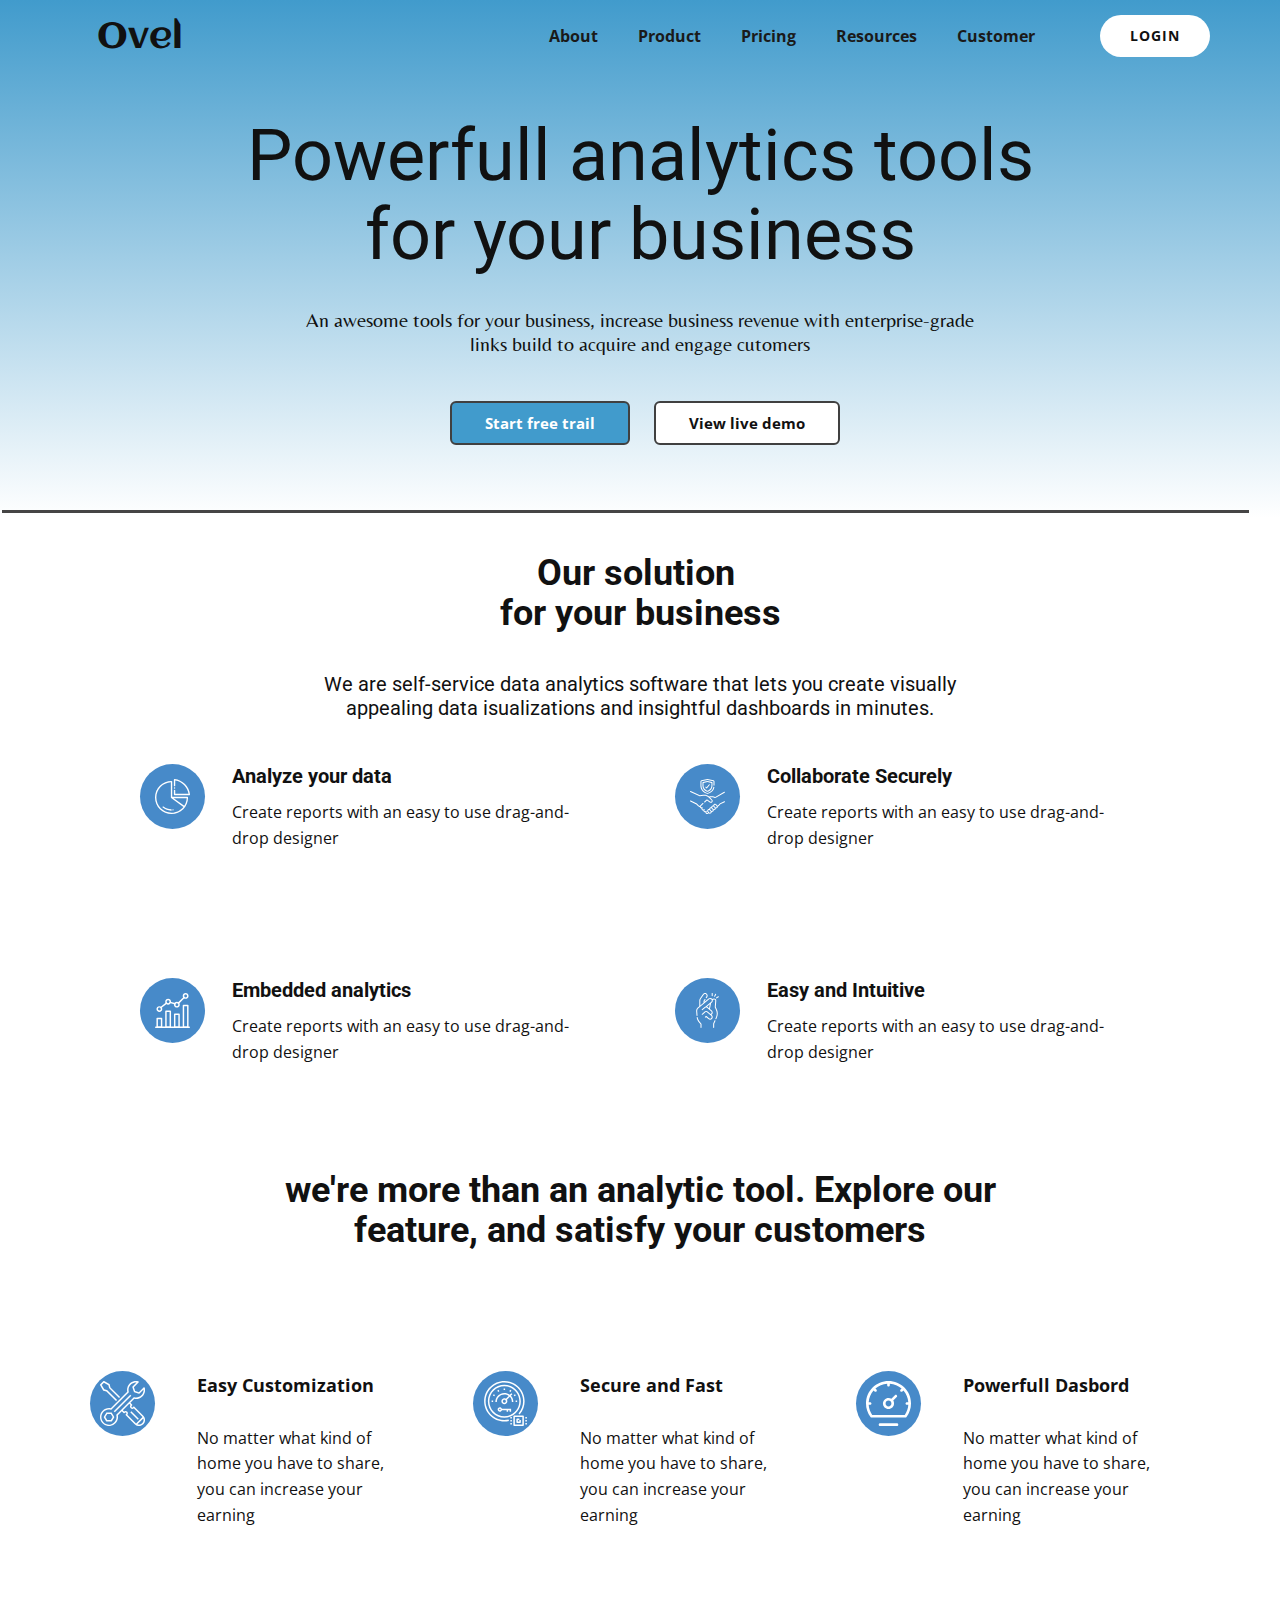
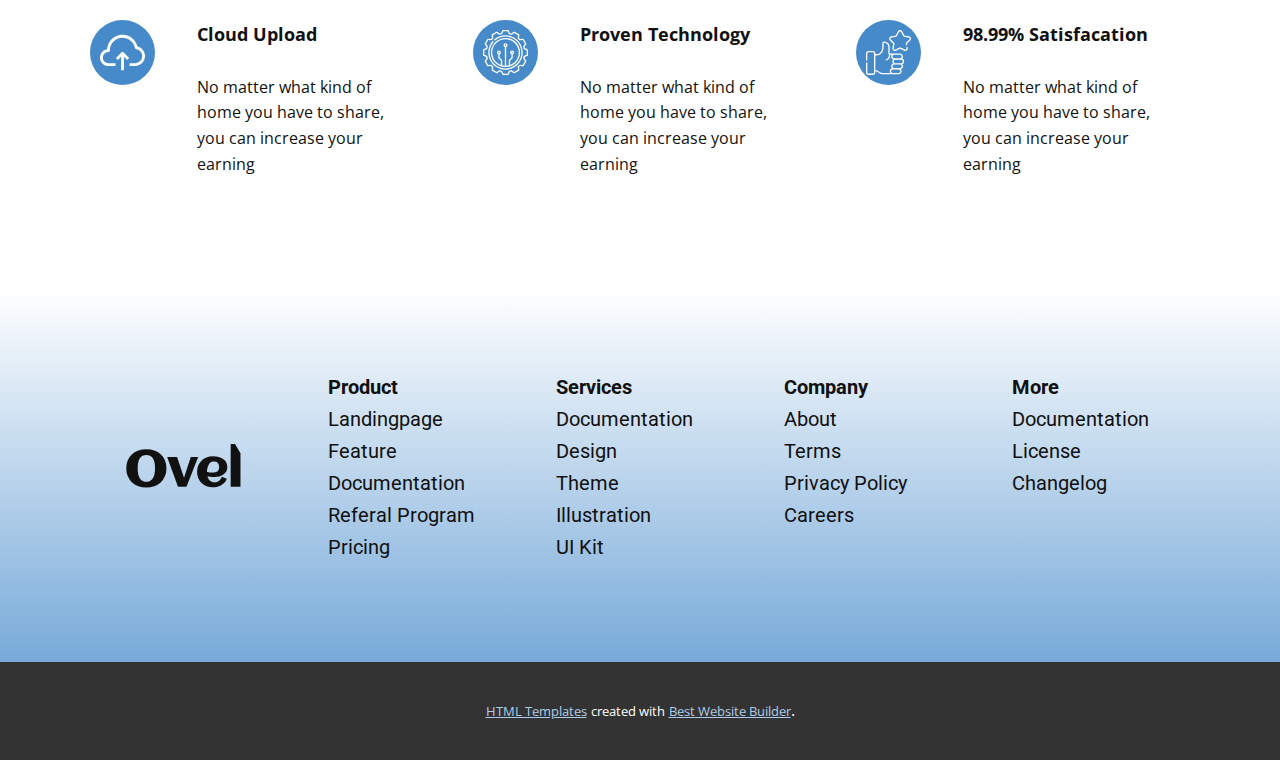
<file: Home.html>
<!DOCTYPE html>
<html style="font-size: 16px;">
  <head>
    <meta name="viewport" content="width=device-width, initial-scale=1.0">
    <meta charset="utf-8">
    <meta name="keywords" content="Powerfull analytics tools for your business">
    <meta name="description" content="">
    <meta name="page_type" content="np-template-header-footer-from-plugin">
    <title>Home</title>
    <link rel="stylesheet" href="nicepage.css" media="screen">
<link rel="stylesheet" href="Home.css" media="screen">
    <script class="u-script" type="text/javascript" src="jquery.js" defer=""></script>
    <script class="u-script" type="text/javascript" src="nicepage.js" defer=""></script>
    <meta name="generator" content="Nicepage 3.6.2, nicepage.com">
    <link id="u-theme-google-font" rel="stylesheet" href="https://fonts.googleapis.com/css?family=Roboto:100,100i,300,300i,400,400i,500,500i,700,700i,900,900i|Open+Sans:300,300i,400,400i,600,600i,700,700i,800,800i">
    <link id="u-page-google-font" rel="stylesheet" href="https://fonts.googleapis.com/css?family=Roboto:100,100i,300,300i,400,400i,500,500i,700,700i,900,900i|Belleza:400|Aclonica:400">
    
    
    
    
    <script type="application/ld+json">{
		"@context": "http://schema.org",
		"@type": "Organization",
		"name": "",
		"url": "index.html"
}</script>
    <meta property="og:title" content="Home">
    <meta property="og:type" content="website">
    <meta name="theme-color" content="#478ac9">
    <link rel="canonical" href="index.html">
    <meta property="og:url" content="index.html">
  </head>
  <body class="u-body u-overlap u-overlap-transparent u-stick-footer"><header class="u-clearfix u-grey-10 u-header u-header" id="sec-b8c3"><div class="u-clearfix u-sheet u-sheet-1">
        <a href="#" class="u-btn u-btn-round u-button-style u-hover-black u-radius-50 u-white u-btn-1">Login</a>
        <nav class="u-menu u-menu-dropdown u-offcanvas u-menu-1">
          <div class="menu-collapse" style="font-size: 1rem; letter-spacing: 0px; font-weight: 700;">
            <a class="u-button-style u-custom-left-right-menu-spacing u-custom-padding-bottom u-custom-text-active-color u-custom-text-color u-custom-text-hover-color u-custom-top-bottom-menu-spacing u-nav-link u-text-active-palette-1-base u-text-hover-palette-2-base" href="#">
              <svg><use xmlns:xlink="http://www.w3.org/1999/xlink" xlink:href="#menu-hamburger"></use></svg>
              <svg version="1.1" xmlns="http://www.w3.org/2000/svg" xmlns:xlink="http://www.w3.org/1999/xlink"><defs><symbol id="menu-hamburger" viewBox="0 0 16 16" style="width: 16px; height: 16px;"><rect y="1" width="16" height="2"></rect><rect y="7" width="16" height="2"></rect><rect y="13" width="16" height="2"></rect>
</symbol>
</defs></svg>
            </a>
          </div>
          <div class="u-custom-menu u-nav-container">
            <ul class="u-nav u-unstyled u-nav-1"><li class="u-nav-item"><a class="u-button-style u-nav-link u-text-active-black u-text-grey-90 u-text-hover-white" href="About.html" style="padding: 10px 20px;">About</a>
</li><li class="u-nav-item"><a class="u-button-style u-nav-link u-text-active-black u-text-grey-90 u-text-hover-white" href="Product.html" style="padding: 10px 20px;">Product</a>
</li><li class="u-nav-item"><a class="u-button-style u-nav-link u-text-active-black u-text-grey-90 u-text-hover-white" style="padding: 10px 20px;">Pricing</a>
</li><li class="u-nav-item"><a class="u-button-style u-nav-link u-text-active-black u-text-grey-90 u-text-hover-white" style="padding: 10px 20px;">Resources</a>
</li><li class="u-nav-item"><a class="u-button-style u-nav-link u-text-active-black u-text-grey-90 u-text-hover-white" style="padding: 10px 20px;">Customer</a>
</li></ul>
          </div>
          <div class="u-custom-menu u-nav-container-collapse">
            <div class="u-black u-container-style u-inner-container-layout u-opacity u-opacity-95 u-sidenav">
              <div class="u-sidenav-overflow">
                <div class="u-menu-close"></div>
                <ul class="u-align-center u-nav u-popupmenu-items u-unstyled u-nav-2"><li class="u-nav-item"><a class="u-button-style u-nav-link" href="About.html" style="padding: 10px 20px;">About</a>
</li><li class="u-nav-item"><a class="u-button-style u-nav-link" href="Product.html" style="padding: 10px 20px;">Product</a>
</li><li class="u-nav-item"><a class="u-button-style u-nav-link" style="padding: 10px 20px;">Pricing</a>
</li><li class="u-nav-item"><a class="u-button-style u-nav-link" style="padding: 10px 20px;">Resources</a>
</li><li class="u-nav-item"><a class="u-button-style u-nav-link" style="padding: 10px 20px;">Customer</a>
</li></ul>
              </div>
            </div>
            <div class="u-black u-menu-overlay u-opacity u-opacity-70"></div>
          </div>
        </nav>
        <h2 class="u-custom-font u-text u-text-default u-text-1">Ovel</h2>
      </div></header>
    <section class="u-align-center u-clearfix u-gradient u-section-1" src="" id="sec-5490">
      <div class="u-clearfix u-sheet u-sheet-1">
        <h1 class="u-text u-title u-text-1">Powerfull analytics tools for your business</h1>
        <h5 class="u-custom-font u-text u-text-2">
          <span style="font-weight: 700;"></span>An awesome tools for your business, increase business revenue with enterprise-grade<br>links build to acquire and engage cutomers<span style="font-weight: 700;"></span>
        </h5>
        <a href="#" class="u-border-2 u-border-grey-75 u-btn u-btn-round u-button-style u-custom-color-1 u-radius-6 u-btn-1">Start free trail</a>
        <a href="#" class="u-border-2 u-border-grey-75 u-btn u-btn-round u-button-style u-hover-white u-radius-6 u-white u-btn-2">View live demo</a>
      </div>
    </section>
    <section class="u-align-center u-clearfix u-section-2" id="sec-11c4">
      <div class="u-clearfix u-sheet u-sheet-1">
        <div class="u-border-3 u-border-grey-dark-1 u-line u-line-horizontal u-line-1"></div>
        <h2 class="u-align-center u-heading-font u-subtitle u-text u-text-1">Our solution&nbsp;<br>for your business
        </h2>
        <h5 class="u-align-center u-text u-text-2">We are self-service data analytics software that lets you create visually appealing data isualizations and insightful dashboards in minutes.</h5>
        <div class="u-expanded-width-lg u-expanded-width-md u-expanded-width-sm u-expanded-width-xs u-list u-repeater u-list-1">
          <div class="u-container-style u-list-item u-repeater-item">
            <div class="u-container-layout u-similar-container u-valign-top u-container-layout-1"><span class="u-icon u-icon-circle u-palette-1-base u-spacing-15 u-icon-1"><svg class="u-svg-link" preserveAspectRatio="xMidYMin slice" viewBox="0 0 512.001 512.001" style=""><use xmlns:xlink="http://www.w3.org/1999/xlink" xlink:href="#svg-0ac0"></use></svg><svg xmlns="http://www.w3.org/2000/svg" xmlns:xlink="http://www.w3.org/1999/xlink" version="1.1" xml:space="preserve" class="u-svg-content" viewBox="0 0 512.001 512.001" x="0px" y="0px" id="svg-0ac0" style="enable-background:new 0 0 512.001 512.001;"><g><g><path d="M511.932,224.817c-6.694-56.889-32.779-110.618-73.45-151.291C397.811,32.853,344.083,6.765,287.194,0.068    c-2.839-0.332-5.679,0.562-7.813,2.459c-2.134,1.898-3.355,4.618-3.355,7.473v87.086c0,5.522,4.478,10,10,10    c5.522,0,10-4.478,10-10V21.51c100.071,16.546,177.925,94.404,194.465,194.476H296.026v-49.909c0-5.522-4.478-10-10-10    c-5.522,0-10,4.478-10,10v59.909c0,5.522,4.478,10,10,10h215.976c2.855,0,5.575-1.22,7.471-3.355    C511.37,230.497,512.266,227.654,511.932,224.817z"></path>
</g>
</g><g><g><path d="M286.026,121.03c-5.522,0-10,4.478-10,10v0.264c0,5.522,4.478,10,10,10c5.523,0,10-4.478,10-10v-0.264    C296.026,125.508,291.548,121.03,286.026,121.03z"></path>
</g>
</g><g><g><path d="M235.572,442.778c-40.36-0.976-78.566-14.74-110.487-39.804c-4.346-3.413-10.631-2.656-14.041,1.689    c-3.412,4.344-2.655,10.63,1.689,14.041c35.339,27.748,77.649,42.986,122.356,44.067c0.082,0.002,0.164,0.003,0.246,0.003    c5.41,0,9.86-4.319,9.993-9.758C245.462,447.496,241.093,442.912,235.572,442.778z"></path>
</g>
</g><g><g><path d="M273.852,450.208c-0.655-5.484-5.636-9.398-11.114-8.745l-0.213,0.025c-5.483,0.654-9.399,5.63-8.745,11.114    c0.606,5.082,4.923,8.816,9.917,8.816c0.396,0,0.795-0.024,1.197-0.071l0.213-0.025    C270.59,460.668,274.506,455.692,273.852,450.208z"></path>
</g>
</g><g><g><path d="M474,260c-0.177,0-0.353,0.005-0.527,0.014H252V38c0-5.522-4.478-10-10-10c-64.641,0-125.412,25.173-171.12,70.88    C25.173,144.588,0,205.359,0,270s25.173,125.412,70.88,171.12C116.588,486.827,177.359,512,242,512s125.412-25.173,171.12-70.88    C458.827,395.412,484,334.641,484,270C484,264.477,479.522,260,474,260z M242,492c-122.411,0-222-99.589-222-222    c0-119.057,94.216-216.525,212-221.777v221.791c0,3.331,1.635,6.273,4.139,8.09c-0.001,0.003-0.003,0.006-0.004,0.009    l179.53,130.016C374.957,459.205,312.24,492,242,492z M427.416,391.945L272.858,280.014h190.919    C461.939,321.221,448.803,359.534,427.416,391.945z"></path>
</g>
</g></svg>
            
            
          </span>
              <div class="u-container-style u-group u-group-1">
                <div class="u-container-layout u-valign-top u-container-layout-2">
                  <h5 class="u-text u-text-3">Analyze your data</h5>
                  <p class="u-text u-text-4">Create reports with an easy to use drag-and-drop designer&nbsp;</p>
                </div>
              </div>
            </div>
          </div>
          <div class="u-container-style u-list-item u-repeater-item">
            <div class="u-container-layout u-similar-container u-valign-top u-container-layout-3"><span class="u-icon u-icon-circle u-palette-1-base u-spacing-15 u-icon-2"><svg class="u-svg-link" preserveAspectRatio="xMidYMin slice" viewBox="0 0 512.29 512.29" style=""><use xmlns:xlink="http://www.w3.org/1999/xlink" xlink:href="#svg-8cae"></use></svg><svg xmlns="http://www.w3.org/2000/svg" xmlns:xlink="http://www.w3.org/1999/xlink" version="1.1" xml:space="preserve" class="u-svg-content" viewBox="0 0 512.29 512.29" id="svg-8cae"><g><path d="m4.605 188.942 136.219 63.939c1.37.643 2.902.855 4.396.613l49.723-8.121c28.416-4.639 57.458 4.817 77.691 25.299l41.613 42.125c2.55 2.581 3.828 5.997 3.598 9.618s-1.928 6.848-4.784 9.087c-4.338 3.4-10.508 3.55-15.004.364l-40.573-28.745c-5.758-4.08-13.428-3.616-18.653 1.125l-29.65 26.905c-3.067 2.784-3.298 7.527-.514 10.594 2.783 3.067 7.525 3.298 10.594.514l29.551-26.899 40.573 28.745c4.743 3.36 10.333 5.03 15.917 5.03 6.038 0 12.068-1.952 17.013-5.829 6.177-4.842 10.003-12.111 10.5-19.943s-2.382-15.525-7.897-21.108l-32.992-33.397c17.447-4.329 35.916-3.619 53.055 2.204l17.582 5.975c1.918.651 3.911.973 5.899.973 3.12 0 6.225-.793 8.998-2.351.035-.02.07-.04.104-.06l129.631-75.598c3.578-2.087 4.787-6.679 2.701-10.257-2.087-3.579-6.68-4.786-10.257-2.701l-129.564 75.559c-.822.449-1.8.532-2.686.232l-17.582-5.974c-22.674-7.704-47.36-7.702-69.995-.087-23.423-21.591-55.683-31.362-87.287-26.203l-47.43 7.747-134.116-62.953c-3.75-1.76-8.216-.147-9.976 3.602-1.76 3.75-.148 8.216 3.602 9.976z"></path><path d="m511.237 329.516c-1.817-3.722-6.31-5.264-10.031-3.447l-65.987 32.233c-1.128.551-2.1 1.376-2.826 2.4l-5.309 7.485c-6.384 9.001-14.649 16.465-24.18 21.902-.741-1.201-1.584-2.359-2.539-3.458l-13.107-15.083c-9.547-10.986-26.251-12.157-37.238-2.609l-1.079.938c-5.584 4.852-8.626 11.554-9.02 18.414-.115-.01-.23-.025-.345-.033-7.031-.493-13.837 1.782-19.159 6.406l-1.081.939c-5.587 4.855-8.63 11.562-9.021 18.426-6.851-.57-13.916 1.506-19.502 6.361l-1.082.94c-5.587 4.855-8.629 11.562-9.021 18.425-6.852-.57-13.918 1.507-19.505 6.363l-1.079.938c-5.322 4.625-8.524 11.044-9.018 18.078-.493 7.033 1.783 13.837 6.407 19.159l6.334 7.289-2.528 2.236c-.046.042-.093.083-.138.125-4.884 4.543-12.974 4.428-17.737-.228-4.083-4.49-4.211-11.327-.279-15.96 2.569-3.027 2.334-7.533-.537-10.276-2.871-2.742-7.382-2.773-10.29-.068l-.805.749c-4.885 4.544-12.976 4.427-17.738-.228-4.14-4.551-4.228-11.44-.186-16.082 2.62-3.009 2.426-7.542-.441-10.316-2.866-2.773-7.404-2.817-10.325-.1l-.224.208c-4.885 4.543-12.976 4.428-17.738-.228-4.092-4.499-4.214-11.344-.264-15.979 2.317-2.719 2.394-6.696.185-9.503-2.21-2.807-6.093-3.665-9.28-2.053-4.938 2.5-10.933 1.333-14.58-2.835-4.244-4.85-3.706-12.514 1.189-17.124l8.065-7.143 25.159-22.83c3.067-2.784 3.298-7.527.514-10.594-2.784-3.068-7.527-3.298-10.594-.514l-25.091 22.769-8.074 7.151c-.045.041-.091.082-.135.123-4.136 3.847-6.839 8.717-8.073 13.874l-.056-.032c-13.751-7.793-25.745-17.991-35.65-30.309l-4.276-5.318c-.69-.858-1.56-1.554-2.549-2.038l-90.285-44.167c-3.721-1.818-8.213-.279-10.033 3.441-1.82 3.721-.279 8.213 3.441 10.033l88.784 43.432 3.229 4.016c11.098 13.801 24.536 25.227 39.943 33.959l9.344 5.296c1.003 2.078 2.284 4.051 3.861 5.852 4.56 5.211 10.761 8.325 17.274 9.083-.929 7.688 1.441 15.682 7.062 21.725.062.066.125.131.188.195 5.798 5.798 13.699 8.485 21.443 8.01.038 6.579 2.473 13.142 7.282 18.312.062.066.125.131.188.195 5.991 5.991 14.229 8.659 22.217 7.953.193 6.363 2.617 12.662 7.242 17.635.062.066.125.131.188.195 5.365 5.365 12.533 8.063 19.706 8.063 6.796 0 13.598-2.423 18.876-7.295l2.676-2.367c4.165 3.365 9.245 5.383 14.699 5.765.631.044 1.259.066 1.886.066 6.355 0 12.429-2.263 17.272-6.472l1.082-.94c5.588-4.856 8.63-11.564 9.021-18.428.734.061 1.47.1 2.208.1 6.141 0 12.309-2.125 17.297-6.46l1.079-.938c5.588-4.856 8.63-11.563 9.021-18.428.734.061 1.47.1 2.208.1 6.141 0 12.309-2.125 17.297-6.46l1.079-.938c5.322-4.625 8.524-11.044 9.018-18.078.008-.117.009-.233.016-.35.73.06 1.463.099 2.196.099 6.141 0 12.308-2.125 17.295-6.459l1.081-.939c5.698-4.952 8.748-11.829 9.04-18.836 12.922-6.628 24.093-16.278 32.526-28.167l4.202-5.924 64.268-31.394c3.722-1.815 5.266-6.306 3.447-10.028zm-212.134 160.208-1.082.94c-2.297 1.996-5.227 2.979-8.271 2.766-3.036-.213-5.808-1.596-7.804-3.893l-13.107-15.083c-1.997-2.297-2.979-5.235-2.766-8.271s1.596-5.808 3.894-7.805l1.079-.938c2.154-1.872 4.816-2.789 7.467-2.789 3.187 0 6.358 1.327 8.608 3.916l13.107 15.084c4.121 4.741 3.616 11.952-1.125 16.073zm29.602-25.725-1.079.938c-4.742 4.121-11.954 3.616-16.076-1.127l-13.107-15.084c-4.121-4.743-3.616-11.954 1.125-16.074l1.082-.94c4.743-4.121 11.954-3.616 16.076 1.127l13.107 15.083c4.121 4.743 3.616 11.955-1.128 16.077zm33.499-33.531c-.213 3.036-1.596 5.808-3.894 7.805l-1.079.938c-4.743 4.121-11.954 3.616-16.076-1.127l-13.107-15.084c-4.122-4.743-3.616-11.955 1.126-16.076l1.081-.939c2.092-1.817 4.713-2.794 7.458-2.794.27 0 .542.009.814.028 3.036.213 5.808 1.596 7.804 3.893l13.107 15.083c1.997 2.299 2.979 5.236 2.766 8.273zm25.713-17.923-1.081.939c-4.742 4.121-11.954 3.616-16.076-1.127l-13.107-15.083c-1.997-2.297-2.979-5.235-2.766-8.271s1.595-5.808 3.894-7.805l1.079-.938c4.743-4.121 11.955-3.616 16.076 1.127l13.107 15.083c4.122 4.742 3.616 11.954-1.126 16.075z"></path><path d="m229.02 209.875 20.759 7.613c1.906.699 3.909 1.049 5.913 1.049 2.003 0 4.006-.35 5.913-1.049l20.758-7.613c18.788-6.89 35.57-18.58 48.531-33.807 12.816-15.057 21.638-33.245 25.511-52.598.813-4.062-1.82-8.013-5.882-8.826-4.066-.815-8.014 1.821-8.826 5.882-6.877 34.358-31.591 63.198-64.498 75.265l-20.759 7.613c-.483.177-1.014.177-1.497 0l-20.759-7.613c-39.761-14.581-66.475-52.832-66.475-95.182v-65.186c0-1.771 1.262-3.302 3-3.64l85.445-16.641 84.527 16.625c1.734.341 2.993 1.872 2.993 3.639v54.625c0 4.142 3.358 7.5 7.5 7.5s7.5-3.358 7.5-7.5v-54.626c0-8.916-6.35-16.636-15.098-18.356l-85.968-16.908c-.951-.187-1.929-.188-2.881-.003l-86.886 16.921c-8.769 1.708-15.132 9.431-15.132 18.364v65.188c0 48.615 30.667 92.526 76.311 109.264z"></path><path d="m257.58 30.71c-.951-.188-1.929-.188-2.881-.003l-65.924 12.838c-3.523.686-6.066 3.772-6.066 7.362v49.703c0 36.084 22.762 68.675 56.64 81.099l13.76 5.046c.833.306 1.708.458 2.582.458.875 0 1.749-.153 2.582-.458l13.761-5.046c33.878-12.423 56.64-45.015 56.64-81.099v-49.749c0-3.584-2.536-6.667-6.053-7.359zm56.094 69.9c0 29.818-18.809 56.75-46.804 67.016l-11.178 4.1-11.178-4.099c-27.996-10.267-46.805-37.198-46.805-67.016v-43.523l58.417-11.376 57.548 11.318z"></path><path d="m236.445 114.508c-3.018-2.838-7.763-2.691-10.602.326-2.837 3.018-2.691 7.764.326 10.602l12.106 11.384c1.395 1.312 3.234 2.036 5.137 2.036.159 0 .319-.005.479-.015 2.071-.132 3.994-1.117 5.313-2.719l39.211-47.644c2.632-3.198 2.173-7.925-1.025-10.557s-7.925-2.173-10.557 1.025l-34.12 41.457z"></path>
</g></svg>
            
            
          </span>
              <div class="u-container-style u-group u-video-cover u-group-2">
                <div class="u-container-layout u-valign-top u-container-layout-4">
                  <h5 class="u-text u-text-5">Collaborate Securely</h5>
                  <p class="u-text u-text-6">Create reports with an easy to use drag-and-drop designer&nbsp;</p>
                </div>
              </div>
            </div>
          </div>
          <div class="u-container-style u-list-item u-repeater-item">
            <div class="u-container-layout u-similar-container u-valign-top u-container-layout-5"><span class="u-icon u-icon-circle u-palette-1-base u-spacing-15 u-icon-3"><svg class="u-svg-link" preserveAspectRatio="xMidYMin slice" viewBox="0 0 512 512" style=""><use xmlns:xlink="http://www.w3.org/1999/xlink" xlink:href="#svg-2ae9"></use></svg><svg xmlns="http://www.w3.org/2000/svg" xmlns:xlink="http://www.w3.org/1999/xlink" version="1.1" xml:space="preserve" class="u-svg-content" viewBox="0 0 512 512" x="0px" y="0px" id="svg-2ae9" style="enable-background:new 0 0 512 512;"><g><g><path d="M501.333,490.667H10.667C4.779,490.667,0,495.445,0,501.333C0,507.221,4.779,512,10.667,512h490.667    c5.888,0,10.667-4.779,10.667-10.667C512,495.445,507.221,490.667,501.333,490.667z"></path>
</g>
</g><g><g><path d="M96,362.667H32c-5.888,0-10.667,4.779-10.667,10.667v128C21.333,507.221,26.112,512,32,512h64    c5.888,0,10.667-4.779,10.667-10.667v-128C106.667,367.445,101.888,362.667,96,362.667z M85.333,490.667H42.667V384h42.667    V490.667z"></path>
</g>
</g><g><g><path d="M224,256h-64c-5.888,0-10.667,4.779-10.667,10.667v234.667c0,5.888,4.779,10.667,10.667,10.667h64    c5.888,0,10.667-4.779,10.667-10.667V266.667C234.667,260.779,229.888,256,224,256z M213.333,490.667h-42.667V277.333h42.667    V490.667z"></path>
</g>
</g><g><g><path d="M352,298.667h-64c-5.888,0-10.667,4.779-10.667,10.667v192c0,5.888,4.779,10.667,10.667,10.667h64    c5.888,0,10.667-4.779,10.667-10.667v-192C362.667,303.445,357.888,298.667,352,298.667z M341.333,490.667h-42.667V320h42.667    V490.667z"></path>
</g>
</g><g><g><path d="M480,170.667h-64c-5.888,0-10.667,4.779-10.667,10.667v320c0,5.888,4.779,10.667,10.667,10.667h64    c5.888,0,10.667-4.779,10.667-10.667v-320C490.667,175.445,485.888,170.667,480,170.667z M469.333,490.667h-42.667V192h42.667    V490.667z"></path>
</g>
</g><g><g><path d="M64,192c-23.531,0-42.667,19.136-42.667,42.667c0,23.531,19.136,42.667,42.667,42.667    c23.531,0,42.667-19.136,42.667-42.667C106.667,211.136,87.531,192,64,192z M64,256c-11.776,0-21.333-9.579-21.333-21.333    c0-11.755,9.557-21.333,21.333-21.333s21.333,9.579,21.333,21.333C85.333,246.421,75.776,256,64,256z"></path>
</g>
</g><g><g><path d="M192,85.333c-23.531,0-42.667,19.136-42.667,42.667c0,23.531,19.136,42.667,42.667,42.667s42.667-19.136,42.667-42.667    C234.667,104.469,215.531,85.333,192,85.333z M192,149.333c-11.776,0-21.333-9.579-21.333-21.333    c0-11.755,9.557-21.333,21.333-21.333s21.333,9.579,21.333,21.333C213.333,139.755,203.776,149.333,192,149.333z"></path>
</g>
</g><g><g><path d="M320,128c-23.531,0-42.667,19.136-42.667,42.667c0,23.531,19.136,42.667,42.667,42.667    c23.531,0,42.667-19.136,42.667-42.667C362.667,147.136,343.531,128,320,128z M320,192c-11.776,0-21.333-9.579-21.333-21.333    c0-11.755,9.557-21.333,21.333-21.333s21.333,9.579,21.333,21.333C341.333,182.421,331.776,192,320,192z"></path>
</g>
</g><g><g><path d="M448,0c-23.531,0-42.667,19.136-42.667,42.667c0,23.531,19.136,42.667,42.667,42.667    c23.531,0,42.667-19.136,42.667-42.667C490.667,19.136,471.531,0,448,0z M448,64c-11.776,0-21.333-9.579-21.333-21.333    c0-11.755,9.557-21.333,21.333-21.333s21.333,9.579,21.333,21.333C469.333,54.421,459.776,64,448,64z"></path>
</g>
</g><g><g><path d="M432.939,57.728c-4.16-4.16-10.923-4.16-15.083,0l-82.773,82.773c-4.16,4.16-4.16,10.923,0,15.083    c2.091,2.069,4.821,3.115,7.552,3.115c2.709,0,5.44-1.024,7.531-3.115l82.773-82.773    C437.099,68.651,437.099,61.888,432.939,57.728z"></path>
</g>
</g><g><g><path d="M294.208,146.048l-68.523-19.541c-5.739-1.664-11.563,1.664-13.163,7.339c-1.621,5.675,1.664,11.563,7.317,13.184    l68.523,19.541c0.981,0.277,1.963,0.405,2.923,0.405c4.651,0,8.917-3.051,10.261-7.744    C303.168,153.579,299.883,147.669,294.208,146.048z"></path>
</g>
</g><g><g><path d="M175.36,141.291c-3.669-4.608-10.368-5.355-14.976-1.707l-80.427,64.128c-4.608,3.691-5.376,10.389-1.685,14.997    c2.112,2.645,5.227,4.011,8.341,4.011c2.325,0,4.672-0.768,6.635-2.304l80.427-64.128    C178.283,152.597,179.051,145.899,175.36,141.291z"></path>
</g>
</g></svg>
            
            
          </span>
              <div class="u-container-style u-group u-video-cover u-group-3">
                <div class="u-container-layout u-valign-top u-container-layout-6">
                  <h5 class="u-text u-text-7">Embedded analytics</h5>
                  <p class="u-text u-text-8">Create reports with an easy to use drag-and-drop designer&nbsp;</p>
                </div>
              </div>
            </div>
          </div>
          <div class="u-container-style u-list-item u-repeater-item">
            <div class="u-container-layout u-similar-container u-valign-top u-container-layout-7"><span class="u-icon u-icon-circle u-palette-1-base u-spacing-15 u-icon-4"><svg class="u-svg-link" preserveAspectRatio="xMidYMin slice" viewBox="0 0 512.737 512.737" style=""><use xmlns:xlink="http://www.w3.org/1999/xlink" xlink:href="#svg-66f4"></use></svg><svg xmlns="http://www.w3.org/2000/svg" xmlns:xlink="http://www.w3.org/1999/xlink" version="1.1" xml:space="preserve" class="u-svg-content" viewBox="0 0 512.737 512.737" id="svg-66f4"><g><path d="m379.323 209.665c-1.086-2.247-1.552-4.748-1.346-7.234l7.221-87.271c.812-9.822-2.825-19.343-9.979-26.122-7.152-6.779-16.863-9.898-26.619-8.562-7.51 1.03-14.778 3.481-21.365 7.175-.52-.713-1.056-1.417-1.628-2.1-13.591-16.215-37.837-18.352-54.05-4.767l-58.731 49.153v-10.996c0-.82.244-1.61.707-2.287l12.181-17.825c2.337-3.42 1.459-8.087-1.961-10.424-3.422-2.339-8.088-1.459-10.424 1.961l-12.181 17.825c-2.173 3.18-3.322 6.897-3.322 10.75v23.55l-46.74 39.118v-70.641c0-8.085 2.411-15.887 6.973-22.562l42.898-62.78c3.522-5.154 8.84-8.628 14.975-9.782s12.351.149 17.506 3.672c5.154 3.521 8.628 8.84 9.782 14.975 1.154 6.134-.149 12.352-3.671 17.505l-7.871 11.52c-2.337 3.421-1.458 8.087 1.961 10.424 3.418 2.337 8.087 1.458 10.423-1.961l7.871-11.52c5.782-8.462 7.923-18.669 6.028-28.741s-7.599-18.805-16.061-24.587c-8.461-5.782-18.668-7.923-28.742-6.028-10.072 1.895-18.804 7.599-24.586 16.061l-42.898 62.78c-6.272 9.18-9.588 19.908-9.588 31.025v83.195l-22.494 18.825c-16.167 13.531-24.832 34.157-23.179 55.174l4.775 60.706c.309 3.93 3.593 6.913 7.469 6.912.197 0 .396-.008.596-.023 4.129-.324 7.214-3.936 6.889-8.064l-4.775-60.706c-1.273-16.188 5.401-32.074 17.853-42.495l157.968-132.208c9.876-8.277 24.646-6.975 32.923 2.901 8.276 9.877 6.975 24.646-2.902 32.923l-82.229 68.911c-5.108 1.235-9.998 3.692-14.236 7.379l-40.192 34.984c-3.124 2.72-3.452 7.457-.733 10.581 2.72 3.124 7.456 3.451 10.582.733l40.192-34.984c6.99-6.087 17.189-6.145 24.25-.139l60.788 51.705c4.755 4.045 7.65 9.699 8.152 15.921.503 6.223-1.448 12.268-5.493 17.022-2.957 3.476-6.865 5.976-11.198 7.254l-42.53-36.175c-12.756-10.851-31.184-10.745-43.817.25l-40.192 34.984c-3.124 2.72-3.452 7.457-.733 10.581 2.72 3.125 7.456 3.452 10.582.733l40.192-34.984c6.99-6.086 17.189-6.146 24.25-.139l60.788 51.705c4.755 4.045 7.65 9.699 8.152 15.921.503 6.223-1.448 12.268-5.493 17.022-4.044 4.755-9.698 7.65-15.92 8.152-6.231.501-12.269-1.449-17.022-5.493l-37.628-32.006c-2.978-2.533-7.399-2.354-10.163.409l-11.167 11.167c-2.929 2.93-2.929 7.678 0 10.607 2.929 2.928 7.678 2.928 10.606 0l6.275-6.275 32.357 27.523c7.001 5.956 15.706 9.146 24.798 9.146 1.045 0 2.097-.043 3.15-.128 10.215-.824 19.498-5.578 26.139-13.385s9.844-17.732 9.019-27.948c-.824-10.216-5.578-19.499-13.385-26.14l-5.591-4.755c3.737-2.171 7.115-4.969 9.957-8.31 13.708-16.115 11.75-40.379-4.366-54.088l-26.951-22.924 16.289-83.137 12.157-10.188c7.855-6.582 12.677-15.83 13.577-26.04.366-4.156.053-8.265-.877-12.211 5.222-3.115 11.047-5.188 17.094-6.016 5.23-.72 10.431.955 14.265 4.588 3.833 3.633 5.782 8.734 5.347 13.998l-7.221 87.271c-.427 5.154.539 10.342 2.791 15l13.355 27.621c16.827 34.803 17.396 74.989 1.561 110.255l-8.587 19.124c-1.697 3.779-.009 8.218 3.77 9.914.998.448 2.041.66 3.068.66 2.862 0 5.597-1.648 6.846-4.43l8.587-19.124c17.656-39.319 17.021-84.125-1.74-122.929zm-100.028 12.121-20.735-17.637c-2.609-2.219-5.457-3.972-8.442-5.275l40.279-33.754z"></path><path d="m368.901 398.734c-3.779-1.696-8.217-.011-9.914 3.77l-19.208 42.775c-.434.966-.658 2.013-.658 3.072v56.886c0 4.143 3.357 7.5 7.5 7.5s7.5-3.357 7.5-7.5v-55.279l18.55-41.31c1.697-3.778.008-8.217-3.77-9.914z"></path><path d="m325.358 46.674c4.143 0 7.5-3.357 7.5-7.5v-31.674c0-4.143-3.357-7.5-7.5-7.5s-7.5 3.357-7.5 7.5v31.674c0 4.142 3.358 7.5 7.5 7.5z"></path><path d="m357.376 54.134c1.156.644 2.407.948 3.643.948 2.633 0 5.188-1.389 6.56-3.852l15.411-27.672c2.015-3.619.715-8.187-2.903-10.202-3.619-2.015-8.187-.715-10.202 2.903l-15.411 27.672c-2.016 3.62-.716 8.187 2.902 10.203z"></path><path d="m421.398 51.654c-2.181-3.521-6.802-4.607-10.325-2.427l-26.928 16.677c-3.521 2.181-4.608 6.804-2.427 10.325 1.419 2.291 3.872 3.552 6.383 3.552 1.348 0 2.712-.363 3.942-1.125l26.928-16.677c3.522-2.18 4.609-6.803 2.427-10.325z"></path><path d="m134.505 410.592c-11.763-14.782-19.274-32.519-21.722-51.292-.536-4.106-4.295-6.994-8.407-6.468-4.107.536-7.003 4.3-6.467 8.407 2.8 21.479 11.396 41.775 24.858 58.692l30.944 38.889v45.929c0 4.143 3.358 7.5 7.5 7.5s7.5-3.357 7.5-7.5v-48.549c0-1.696-.575-3.343-1.631-4.67z"></path>
</g></svg>
            
            
          </span>
              <div class="u-container-style u-group u-video-cover u-group-4">
                <div class="u-container-layout u-valign-top u-container-layout-8">
                  <h5 class="u-text u-text-9">Easy and Intuitive</h5>
                  <p class="u-text u-text-10">Create reports with an easy to use drag-and-drop designer&nbsp;</p>
                </div>
              </div>
            </div>
          </div>
        </div>
      </div>
    </section>
    <section class="u-align-center u-clearfix u-section-3" id="sec-31ba">
      <div class="u-clearfix u-sheet u-sheet-1">
        <h2 class="u-text u-text-1">we're more than an analytic tool. Explore our feature, and satisfy your customers</h2>
        <div class="u-expanded-width u-list u-repeater u-list-1">
          <div class="u-container-style u-list-item u-repeater-item">
            <div class="u-container-layout u-similar-container u-container-layout-1"><span class="u-icon u-icon-circle u-palette-1-base u-spacing-10 u-icon-1"><svg class="u-svg-link" preserveAspectRatio="xMidYMin slice" viewBox="0 0 569 569.54905" style=""><use xmlns:xlink="http://www.w3.org/1999/xlink" xlink:href="#svg-463e"></use></svg><svg xmlns="http://www.w3.org/2000/svg" xmlns:xlink="http://www.w3.org/1999/xlink" version="1.1" xml:space="preserve" class="u-svg-content" viewBox="0 0 569 569.54905" id="svg-463e"><path d="m1.527344 52.246094 37.984375 66.46875c1.28125 2.246094 3.425781 3.871094 5.933593 4.5l35.4375 8.859375 121.542969 121.542969 13.429688-13.425782-123.445313-123.441406c-1.214844-1.21875-2.738281-2.082031-4.40625-2.5l-34.050781-8.542969-32.339844-56.625 27.726563-27.726562 56.648437 32.371093 8.546875 34.050782c.414063 1.671875 1.28125 3.199218 2.496094 4.414062l123.445312 123.445313 13.425782-13.429688-121.542969-121.542969-8.859375-35.417968c-.628906-2.511719-2.253906-4.660156-4.5-5.945313l-66.472656-37.980469c-3.707032-2.109374-8.371094-1.484374-11.394532 1.527344l-37.980468 37.984375c-3.0546878 3.003907-3.71875 7.675781-1.625 11.414063zm0 0"></path><path d="m396.3125 187.144531-208.902344 208.90625-13.429687-13.429687 208.90625-208.902344zm0 0"></path><path d="m150.847656 403.441406c-1.71875-2.859375-4.804687-4.605468-8.140625-4.605468h-56.972656c-3.332031 0-6.421875 1.746093-8.136719 4.605468l-28.488281 47.476563c-1.808594 3.007812-1.808594 6.769531 0 9.78125l28.488281 47.476562c1.714844 2.855469 4.804688 4.605469 8.136719 4.605469h56.972656c3.335938 0 6.421875-1.75 8.140625-4.605469l28.484375-47.476562c1.808594-3.011719 1.808594-6.773438 0-9.78125zm-13.511718 90.347656h-46.226563l-22.789063-37.980468 22.789063-37.984375h46.226563l22.789062 37.984375zm0 0"></path><path d="m456.0625 227.914062c62.714844.210938 113.730469-50.460937 113.941406-113.175781.03125-9.546875-1.140625-19.054687-3.488281-28.308593-1.265625-5.089844-6.417969-8.1875-11.507813-6.921876-1.671874.417969-3.195312 1.28125-4.414062 2.496094l-59.109375 59.070313-46.898437-15.628907-15.640626-46.886718 59.109376-59.121094c3.707031-3.710938 3.703124-9.722656-.007813-13.429688-1.222656-1.222656-2.761719-2.089843-4.445313-2.503906-60.820312-15.402344-122.605468 21.414063-138.007812 82.230469-2.339844 9.226563-3.507812 18.710937-3.476562 28.230469.023437 7.476562.792968 14.929687 2.308593 22.25l-207.957031 207.953125c-7.320312-1.511719-14.773438-2.28125-22.246094-2.308594-62.933594 0-113.949218 51.015625-113.949218 113.949219 0 62.929687 51.015624 113.945312 113.949218 113.945312 62.929688 0 113.945313-51.015625 113.945313-113.945312-.023438-7.476563-.796875-14.929688-2.308594-22.25l49.785156-49.785156 21.773438 21.773437c3.710937 3.707031 9.71875 3.707031 13.429687 0l4.746094-4.75c4.164062-4.136719 10.894531-4.136719 15.058594 0 4.160156 4.148437 4.167968 10.882813.019531 15.042969-.003906.003906-.011719.011718-.019531.019531l-4.746094 4.746094c-3.707031 3.707031-3.707031 9.71875 0 13.425781l113.273438 113.273438c29.792968 30.066406 78.316406 30.285156 108.382812.492187 30.0625-29.792969 30.28125-78.320313.488281-108.382813-.160156-.164062-.324219-.328124-.488281-.492187l-113.273438-113.269531c-3.707031-3.707032-9.71875-3.707032-13.425781 0l-4.746093 4.746094c-4.167969 4.140624-10.894532 4.140624-15.0625 0-4.15625-4.148438-4.167969-10.882813-.019532-15.039063.007813-.007813.015625-.011719.019532-.019531l4.75-4.75c3.707031-3.707032 3.707031-9.71875 0-13.425782l-21.773438-21.773437 49.785156-49.785156c7.320313 1.511719 14.773438 2.285156 22.246094 2.308593zm37.308594 322.851563c-6.898438-.011719-13.738282-1.257813-20.195313-3.683594l74.160157-74.164062c11.191406 29.769531-3.867188 62.972656-33.636719 74.164062-6.496094 2.441407-13.382813 3.691407-20.328125 3.683594zm-107.574219-246.792969c-10.515625 12.542969-8.867187 31.238282 3.675781 41.75 11.023438 9.238282 27.089844 9.230469 38.101563-.027344l106.5625 106.65625c1.15625 1.160157 2.238281 2.382813 3.285156 3.625l-81.1875 81.1875c-1.246094-1.042968-2.46875-2.125-3.628906-3.285156l-106.644531-106.652344c10.515624-12.542968 8.867187-31.238281-3.675782-41.75-11.023437-9.242187-27.09375-9.230468-38.105468.023438l-15.191407-15.191406 81.613281-81.492188zm38.34375-95.503906-215.410156 215.367188c-2.363281 2.359374-3.3125 5.785156-2.507813 9.023437 13.027344 51.160156-17.886718 103.195313-69.050781 116.21875-51.160156 13.027344-103.195313-17.886719-116.222656-69.050781-13.023438-51.160156 17.890625-103.195313 69.054687-116.222656 15.476563-3.9375 31.691406-3.9375 47.167969 0 3.238281.792968 6.65625-.15625 9.023437-2.503907l215.359376-215.371093c2.359374-2.359376 3.308593-5.785157 2.496093-9.019532-12.9375-50.5625 17.5625-102.039062 68.125-114.980468 9.554688-2.441407 19.4375-3.378907 29.28125-2.765626l-50.089843 50.109376c-2.542969 2.539062-3.433594 6.300781-2.296876 9.710937l18.988282 56.976563c.949218 2.832031 3.175781 5.058593 6.011718 6l56.976563 18.992187c3.40625 1.136719 7.167969.25 9.710937-2.289063l50.089844-50.089843c.113282 1.8125.171875 3.605469.171875 5.390625.265625 52.175781-41.8125 94.6875-93.988281 94.957031-8.066406.039063-16.105469-.953125-23.917969-2.953125-3.238281-.808594-6.664062.136719-9.023437 2.496094h.050781zm0 0"></path><path d="m491.273438 477.578125-13.429688 13.429687-94.953125-94.953124 13.425781-13.429688zm0 0"></path></svg>
            
            
          </span>
              <div class="u-container-style u-group u-group-1">
                <div class="u-container-layout u-container-layout-2">
                  <p class="u-text u-text-2">
                    <span style="font-weight: 700; font-size: 1.125rem;">Easy Customization</span>
                    <br>
                    <br>No matter what kind of home you have to share, you can increase your&nbsp; earning
                  </p>
                </div>
              </div>
            </div>
          </div>
          <div class="u-container-style u-list-item u-repeater-item">
            <div class="u-container-layout u-similar-container u-container-layout-3"><span class="u-icon u-icon-circle u-palette-1-base u-spacing-10 u-icon-2"><svg class="u-svg-link" preserveAspectRatio="xMidYMin slice" viewBox="0 0 480 480" style=""><use xmlns:xlink="http://www.w3.org/1999/xlink" xlink:href="#svg-6503"></use></svg><svg xmlns="http://www.w3.org/2000/svg" xmlns:xlink="http://www.w3.org/1999/xlink" version="1.1" xml:space="preserve" class="u-svg-content" viewBox="0 0 480 480" x="0px" y="0px" id="svg-6503" style="enable-background:new 0 0 480 480;"><g><g><path d="M369.851,53.195C330.511,18.894,280.082-0.003,227.889,0C108.595,0.123,11.988,96.929,12.112,216.223    c0.123,119.293,96.929,215.9,216.223,215.777c16.374-0.017,32.693-1.896,48.642-5.6l-3.624-15.576    C165.745,435.986,58.114,369.152,32.952,261.545C7.789,153.937,74.624,46.306,182.231,21.144    C289.838-4.018,397.47,62.816,422.632,170.423c14.649,62.645-1.717,128.513-43.983,177.017l12.056,10.512    C469.102,268.037,459.766,131.592,369.851,53.195z"></path>
</g>
</g><g><g><path d="M227.889,40c-97.202,0-176,78.798-176,176s78.798,176,176,176c97.156-0.11,175.89-78.844,176-176    C403.889,118.798,325.091,40,227.889,40z M227.889,376c-88.366,0-160-71.634-160-160s71.634-160,160-160s160,71.634,160,160    C387.787,304.323,316.212,375.899,227.889,376z"></path>
</g>
</g><g><g><path d="M297.321,157.888l16.224-16.232l-11.312-11.312l-16.912,16.912c-42.282-31.82-102.353-23.34-134.174,18.942    c-12.537,16.659-19.299,36.953-19.258,57.802h16c-0.065-44.116,35.645-79.933,79.761-79.998    c16.566-0.025,32.731,5.102,46.255,14.67l-29.864,29.864c-4.876-2.941-10.457-4.508-16.152-4.536c-17.673,0-32,14.327-32,32    s14.327,32,32,32c17.673,0,32-14.327,32-32c-0.028-5.695-1.595-11.276-4.536-16.152l30.656-30.656    c14.042,14.794,21.873,34.411,21.88,54.808h16C323.885,199.362,314.367,175.677,297.321,157.888z M227.889,232    c-8.837,0-16-7.163-16-16s7.163-16,16-16s16,7.163,16,16S236.725,232,227.889,232z"></path>
</g>
</g><g><g><rect x="219.889" y="80" width="16" height="16"></rect>
</g>
</g><g><g><rect x="155.876" y="97.154" transform="matrix(0.8661 -0.4999 0.4999 0.8661 -30.6208 96.0082)" width="16" height="16"></rect>
</g>
</g><g><g><rect x="109.025" y="143.982" transform="matrix(0.4999 -0.8661 0.8661 0.4999 -73.106 177.355)" width="16" height="16"></rect>
</g>
</g><g><g><rect x="91.889" y="208" width="16" height="16"></rect>
</g>
</g><g><g><rect x="347.889" y="208" width="16" height="16"></rect>
</g>
</g><g><g><rect x="330.735" y="144.001" transform="matrix(0.8661 -0.4999 0.4999 0.8661 -30.6221 189.698)" width="16" height="16"></rect>
</g>
</g><g><g><rect x="283.865" y="97.168" transform="matrix(0.4999 -0.8661 0.8661 0.4999 54.8729 305.3684)" width="16" height="16"></rect>
</g>
</g><g><g><path d="M202.417,296c-3.378-9.555-12.394-15.958-22.528-16c-13.255-0.055-24.044,10.646-24.099,23.9    c-0.055,13.255,10.646,24.044,23.9,24.099c10.207,0.042,19.324-6.376,22.727-16h49.472v16h16v-16h16v16h16v-32H202.417z     M179.889,312c-4.418,0-8-3.582-8-8s3.582-8,8-8s8,3.582,8,8S184.307,312,179.889,312z"></path>
</g>
</g><g><g><path d="M427.889,368h-96c-4.418,0-8,3.582-8,8v96c0,4.418,3.582,8,8,8h96c4.418,0,8-3.582,8-8v-96    C435.889,371.582,432.307,368,427.889,368z M419.889,464h-80v-80h80V464z"></path>
</g>
</g><g><g><path d="M387.889,416v16h-16v-16H387.889v-16h-24c-4.418,0-8,3.582-8,8v32c0,4.418,3.582,8,8,8h32c4.418,0,8-3.582,8-8v-24    H387.889z"></path>
</g>
</g><g><g><rect x="451.889" y="384" width="16" height="16"></rect>
</g>
</g><g><g><rect x="451.889" y="416" width="16" height="16"></rect>
</g>
</g><g><g><rect x="451.889" y="448" width="16" height="16"></rect>
</g>
</g><g><g><rect x="291.889" y="384" width="16" height="16"></rect>
</g>
</g><g><g><rect x="291.889" y="416" width="16" height="16"></rect>
</g>
</g><g><g><rect x="291.889" y="448" width="16" height="16"></rect>
</g>
</g></svg>
            
            
          </span>
              <div class="u-container-style u-group u-video-cover u-group-2">
                <div class="u-container-layout u-container-layout-4">
                  <p class="u-text u-text-3">
                    <span style="font-weight: 700; font-size: 1.125rem;">Secure and Fast</span>
                    <br>
                    <br>No matter what kind of home you have to share, you can increase your&nbsp; earning
                  </p>
                </div>
              </div>
            </div>
          </div>
          <div class="u-container-style u-list-item u-repeater-item">
            <div class="u-container-layout u-similar-container u-container-layout-5"><span class="u-icon u-icon-circle u-palette-1-base u-spacing-10 u-icon-3"><svg class="u-svg-link" preserveAspectRatio="xMidYMin slice" viewBox="0 0 512 512" style=""><use xmlns:xlink="http://www.w3.org/1999/xlink" xlink:href="#svg-9d9b"></use></svg><svg xmlns="http://www.w3.org/2000/svg" xmlns:xlink="http://www.w3.org/1999/xlink" version="1.1" xml:space="preserve" class="u-svg-content" viewBox="0 0 512 512" x="0px" y="0px" id="svg-9d9b" style="enable-background:new 0 0 512 512;"><g><g><path d="M437.02,74.98C388.668,26.629,324.381,0,256,0C187.62,0,123.333,26.628,74.981,74.98l-0.002,0.001l-0.001,0.001    C26.628,123.335,0,187.621,0,256c0,0.001,0,0.002,0,0.002v0.001c0.001,55.903,17.704,109.018,51.197,153.605    c2.833,3.772,7.276,5.991,11.993,5.991h385.622c4.718,0,9.16-2.219,11.993-5.992c33.491-44.588,51.193-97.703,51.194-153.604    v-0.001H512c0,0,0-0.001,0-0.002C512,187.62,485.371,123.332,437.02,74.98z M441.171,385.6H70.831    c-23.869-33.994-37.652-73.226-40.336-114.599L47.134,271c8.284,0,15-6.717,14.999-15.001c0-8.284-6.717-14.999-15.001-14.999    l-16.622,0.001c3.362-51.045,23.738-97.512,55.509-133.768l11.684,11.683c2.929,2.929,6.767,4.393,10.606,4.393    c3.839,0,7.678-1.465,10.607-4.394c5.858-5.858,5.857-15.355-0.001-21.213L107.232,86.02C143.488,54.249,189.955,33.872,241,30.51    v16.624c0,8.284,6.716,15,15,15s15-6.716,15-15V30.51c51.045,3.362,97.512,23.739,133.769,55.511l-11.684,11.681    c-5.858,5.857-5.859,15.355-0.002,21.213c2.929,2.929,6.769,4.394,10.607,4.394s7.677-1.464,10.605-4.393l11.685-11.683    c31.772,36.256,52.148,82.723,55.51,133.768L464.867,241c-0.001,0-0.001,0-0.001,0c-8.283,0-14.999,6.715-15,14.999    c-0.001,8.284,6.715,15.001,14.999,15.001l16.64,0.001C478.82,312.373,465.039,351.604,441.171,385.6z"></path>
</g>
</g><g><g><path d="M352.399,482H159.6c-8.284,0-15,6.716-15,15s6.716,15,15,15h192.8c8.284,0,15-6.716,15-15S360.684,482,352.399,482z"></path>
</g>
</g><g><g><path d="M350.029,161.97c-5.856-5.859-15.354-5.859-21.212,0l-40.024,40.023c-9.566-5.83-20.795-9.193-32.794-9.193    c-34.849,0-63.2,28.351-63.2,63.2s28.352,63.2,63.2,63.2c34.849,0,63.199-28.352,63.199-63.2c0-11.999-3.362-23.227-9.192-32.794    l40.023-40.023C355.887,177.325,355.887,167.828,350.029,161.97z M256,289.2c-18.307,0-33.2-14.894-33.2-33.2    c0-18.306,14.894-33.2,33.2-33.2c18.306,0,33.199,14.893,33.199,33.2S274.306,289.2,256,289.2z"></path>
</g>
</g></svg>
            
            
          </span>
              <div class="u-container-style u-group u-video-cover u-group-3">
                <div class="u-container-layout u-container-layout-6">
                  <p class="u-text u-text-4">
                    <span style="font-size: 1.125rem; font-weight: 700;">Powerfull Dasbord</span>
                    <br>
                    <br>No matter what kind of home you have to share, you can increase your&nbsp; earning
                  </p>
                </div>
              </div>
            </div>
          </div>
          <div class="u-container-style u-list-item u-repeater-item">
            <div class="u-container-layout u-similar-container u-container-layout-7"><span class="u-icon u-icon-circle u-palette-1-base u-spacing-10 u-icon-4"><svg class="u-svg-link" preserveAspectRatio="xMidYMin slice" viewBox="0 0 512.056 512.056" style=""><use xmlns:xlink="http://www.w3.org/1999/xlink" xlink:href="#svg-3e57"></use></svg><svg xmlns="http://www.w3.org/2000/svg" xmlns:xlink="http://www.w3.org/1999/xlink" version="1.1" xml:space="preserve" class="u-svg-content" viewBox="0 0 512.056 512.056" x="0px" y="0px" id="svg-3e57" style="enable-background:new 0 0 512.056 512.056;"><g><g><g><path d="M426.635,188.224C402.969,93.946,307.358,36.704,213.08,60.37C139.404,78.865,85.907,142.542,80.395,218.303     C28.082,226.93-7.333,276.331,1.294,328.644c7.669,46.507,47.967,80.566,95.101,80.379h80v-32h-80c-35.346,0-64-28.654-64-64     c0-35.346,28.654-64,64-64c8.837,0,16-7.163,16-16c-0.08-79.529,64.327-144.065,143.856-144.144     c68.844-0.069,128.107,48.601,141.424,116.144c1.315,6.744,6.788,11.896,13.6,12.8c43.742,6.229,74.151,46.738,67.923,90.479     c-5.593,39.278-39.129,68.523-78.803,68.721h-64v32h64c61.856-0.187,111.848-50.483,111.66-112.339     C511.899,245.194,476.655,200.443,426.635,188.224z"></path><path d="M245.035,253.664l-64,64l22.56,22.56l36.8-36.64v153.44h32v-153.44l36.64,36.64l22.56-22.56l-64-64     C261.354,247.46,251.276,247.46,245.035,253.664z"></path>
</g>
</g>
</g></svg>
            
            
          </span>
              <div class="u-container-style u-group u-video-cover u-group-4">
                <div class="u-container-layout u-container-layout-8">
                  <p class="u-text u-text-5">
                    <span style="font-weight: 700; font-size: 1.125rem;">Cloud Upload</span>
                    <br>
                    <br>No matter what kind of home you have to share, you can increase your&nbsp; earning
                  </p>
                </div>
              </div>
            </div>
          </div>
          <div class="u-container-style u-list-item u-repeater-item">
            <div class="u-container-layout u-similar-container u-container-layout-9"><span class="u-icon u-icon-circle u-palette-1-base u-spacing-10 u-icon-5"><svg class="u-svg-link" preserveAspectRatio="xMidYMin slice" viewBox="0 0 512 512" style=""><use xmlns:xlink="http://www.w3.org/1999/xlink" xlink:href="#svg-a1fa"></use></svg><svg xmlns="http://www.w3.org/2000/svg" xmlns:xlink="http://www.w3.org/1999/xlink" version="1.1" xml:space="preserve" class="u-svg-content" viewBox="0 0 512 512" id="svg-a1fa"><g><path d="m507.479 219.117-31.123-13.474c-1.239-5.433-2.691-10.861-4.339-16.213l20.212-27.229c1.782-2.401 1.968-5.631.473-8.22l-30-51.961c-1.496-2.591-4.385-4.044-7.36-3.7l-33.733 3.915c-3.794-4.084-7.759-8.049-11.843-11.843l3.915-33.733c.345-2.972-1.109-5.864-3.7-7.36l-51.961-30c-2.589-1.495-5.819-1.309-8.22.473l-27.23 20.211c-5.353-1.648-10.78-3.101-16.213-4.339l-13.474-31.123c-1.188-2.745-3.893-4.521-6.883-4.521h-60c-2.99 0-5.695 1.776-6.883 4.521l-13.474 31.123c-5.433 1.239-10.861 2.691-16.213 4.339l-27.229-20.212c-2.4-1.783-5.63-1.968-8.22-.473l-51.962 30c-2.591 1.496-4.045 4.388-3.7 7.36l3.915 33.733c-4.083 3.794-8.048 7.759-11.843 11.843l-33.733-3.915c-2.974-.345-5.864 1.109-7.36 3.7l-30 51.961c-1.495 2.589-1.309 5.819.473 8.22l20.212 27.229c-1.648 5.354-3.101 10.781-4.339 16.213l-31.123 13.475c-2.745 1.188-4.521 3.893-4.521 6.883v60c0 2.99 1.776 5.695 4.521 6.883l31.123 13.474c1.239 5.432 2.691 10.86 4.339 16.213l-20.212 27.229c-1.782 2.401-1.968 5.631-.473 8.22l30 51.962c1.496 2.59 4.389 4.047 7.36 3.7l33.733-3.915c3.795 4.083 7.76 8.048 11.843 11.843l-3.915 33.733c-.345 2.972 1.109 5.864 3.7 7.36l51.962 30c2.59 1.496 5.819 1.309 8.22-.473l27.229-20.212c5.354 1.648 10.781 3.101 16.213 4.339l13.474 31.123c1.188 2.745 3.893 4.521 6.883 4.521h60c2.99 0 5.695-1.776 6.883-4.521l13.474-31.123c5.432-1.239 10.86-2.691 16.213-4.339l27.229 20.212c2.4 1.783 5.631 1.969 8.22.473l51.961-30c2.591-1.496 4.045-4.388 3.7-7.36l-3.915-33.733c4.084-3.795 8.049-7.76 11.843-11.843l33.733 3.915c2.975.345 5.864-1.11 7.36-3.7l30-51.962c1.495-2.589 1.309-5.819-.473-8.22l-20.212-27.229c1.648-5.353 3.101-10.78 4.339-16.213l31.123-13.474c2.746-1.188 4.522-3.893 4.522-6.883v-60c0-2.99-1.776-5.695-4.521-6.883zm-10.479 61.957-30.128 13.043c-2.236.968-3.862 2.961-4.361 5.346-1.557 7.432-3.552 14.89-5.931 22.165-.756 2.313-.344 4.848 1.106 6.801l19.563 26.355-25.073 43.428-32.651-3.789c-2.419-.278-4.822.63-6.447 2.441-5.088 5.67-10.544 11.125-16.214 16.214-1.812 1.625-2.721 4.029-2.441 6.447l3.789 32.651-43.428 25.073-26.356-19.563c-1.953-1.45-4.488-1.863-6.801-1.106-7.276 2.379-14.734 4.375-22.165 5.93-2.385.499-4.378 2.125-5.346 4.361l-13.042 30.129h-50.148l-13.043-30.129c-.968-2.236-2.961-3.862-5.346-4.361-7.431-1.556-14.888-3.551-22.165-5.93-2.312-.756-4.848-.344-6.801 1.106l-26.355 19.563-43.428-25.073 3.789-32.651c.28-2.417-.629-4.821-2.44-6.446-5.67-5.089-11.126-10.545-16.215-16.215-1.625-1.812-4.028-2.717-6.446-2.44l-32.651 3.789-25.075-43.428 19.563-26.355c1.45-1.953 1.863-4.489 1.106-6.801-2.379-7.276-4.375-14.734-5.93-22.165-.499-2.385-2.125-4.378-4.361-5.346l-30.128-13.044v-50.148l30.129-13.043c2.236-.968 3.862-2.961 4.361-5.346 1.556-7.431 3.551-14.888 5.93-22.165.756-2.313.344-4.848-1.106-6.801l-19.564-26.356 25.073-43.428 32.651 3.789c2.42.276 4.822-.63 6.447-2.441 5.089-5.67 10.544-11.126 16.214-16.214 1.812-1.625 2.721-4.029 2.441-6.447l-3.789-32.651 43.428-25.073 26.355 19.563c1.953 1.45 4.488 1.864 6.801 1.106 7.275-2.379 14.733-4.374 22.165-5.931 2.385-.5 4.378-2.125 5.346-4.361l13.044-30.127h50.148l13.043 30.128c.968 2.236 2.961 3.862 5.346 4.361 7.432 1.557 14.89 3.552 22.165 5.931 2.313.758 4.848.344 6.801-1.106l26.356-19.563 43.428 25.073-3.789 32.651c-.28 2.418.63 4.821 2.441 6.447 5.671 5.088 11.126 10.543 16.214 16.214 1.625 1.811 4.026 2.72 6.447 2.441l32.651-3.789 25.073 43.428-19.563 26.356c-1.45 1.953-1.863 4.489-1.106 6.801 2.379 7.275 4.374 14.733 5.931 22.165.5 2.385 2.125 4.378 4.361 5.346l30.127 13.042z"></path><path d="m256 60c-46.574 0-91.72 16.63-127.122 46.826-3.151 2.688-3.527 7.422-.839 10.573s7.422 3.527 10.573.839c32.69-27.882 74.379-43.238 117.388-43.238 99.804 0 181 81.196 181 181s-81.196 181-181 181-181-81.196-181-181c0-43.009 15.356-84.698 43.238-117.388 2.688-3.151 2.313-7.885-.839-10.573s-7.886-2.313-10.573.839c-30.196 35.402-46.826 80.548-46.826 127.122 0 108.075 87.925 196 196 196s196-87.925 196-196-87.925-196-196-196z"></path><path d="m256 422c91.533 0 166-74.467 166-166s-74.467-166-166-166-166 74.467-166 166 74.467 166 166 166zm-7.5-249.5c0-4.136 3.364-7.5 7.5-7.5s7.5 3.364 7.5 7.5-3.364 7.5-7.5 7.5-7.5-3.364-7.5-7.5zm7.5-67.5c83.262 0 151 67.738 151 151 0 64.809-41.043 120.206-98.5 141.581v-48.474l27.803-27.803c1.407-1.406 2.197-3.314 2.197-5.303v-38.79c8.729-3.096 15-11.432 15-21.21 0-12.407-10.093-22.5-22.5-22.5s-22.5 10.093-22.5 22.5c0 9.778 6.271 18.114 15 21.21v35.684l-27.803 27.803c-1.407 1.406-2.197 3.314-2.197 5.303v56.285c-9.664 2.479-19.698 4.021-30 4.528v-213.104c8.729-3.096 15-11.432 15-21.21 0-12.407-10.093-22.5-22.5-22.5s-22.5 10.093-22.5 22.5c0 9.778 6.271 18.114 15 21.21v213.103c-10.302-.506-20.336-2.049-30-4.528v-56.285c0-1.989-.79-3.897-2.197-5.303l-27.803-27.803v-35.684c8.729-3.096 15-11.432 15-21.21 0-12.407-10.093-22.5-22.5-22.5s-22.5 10.093-22.5 22.5c0 9.778 6.271 18.114 15 21.21v38.79c0 1.989.79 3.897 2.197 5.303l27.803 27.803v48.474c-57.457-21.374-98.5-76.771-98.5-141.58 0-83.262 67.738-151 151-151zm67.5 151c0-4.136 3.364-7.5 7.5-7.5s7.5 3.364 7.5 7.5-3.364 7.5-7.5 7.5-7.5-3.364-7.5-7.5zm-150 0c0-4.136 3.364-7.5 7.5-7.5s7.5 3.364 7.5 7.5-3.364 7.5-7.5 7.5-7.5-3.364-7.5-7.5z"></path>
</g></svg>
            
            
          </span>
              <div class="u-container-style u-group u-video-cover u-group-5">
                <div class="u-container-layout u-container-layout-10">
                  <p class="u-text u-text-6">
                    <span style="font-size: 1.125rem; font-weight: 700;">Proven Technology</span>
                    <br>
                    <br>No matter what kind of home you have to share, you can increase your&nbsp; earning
                  </p>
                </div>
              </div>
            </div>
          </div>
          <div class="u-container-style u-list-item u-repeater-item">
            <div class="u-container-layout u-similar-container u-container-layout-11"><span class="u-icon u-icon-circle u-palette-1-base u-spacing-10 u-icon-6"><svg class="u-svg-link" preserveAspectRatio="xMidYMin slice" viewBox="0 0 511.556 511.556" style=""><use xmlns:xlink="http://www.w3.org/1999/xlink" xlink:href="#svg-f2d9"></use></svg><svg xmlns="http://www.w3.org/2000/svg" xmlns:xlink="http://www.w3.org/1999/xlink" version="1.1" xml:space="preserve" class="u-svg-content" viewBox="0 0 511.556 511.556" id="svg-f2d9"><g><g><path d="m502.881 119.289c7.868-7.67 10.646-18.927 7.251-29.377s-12.26-17.923-23.134-19.503l-43.856-6.373c-4.449-.647-8.293-3.44-10.283-7.471l-19.613-39.741c-4.863-9.854-14.71-15.975-25.697-15.975-10.988 0-20.835 6.121-25.698 15.975l-19.613 39.741c-1.99 4.031-5.834 6.824-10.283 7.471l-43.856 6.373c-10.874 1.58-19.739 9.053-23.135 19.504-3.396 10.45-.616 21.707 7.252 29.376l31.735 30.934c3.22 3.138 4.688 7.657 3.928 12.089l-7.491 43.679c-1.858 10.83 2.51 21.57 11.399 28.029 5.024 3.65 10.9 5.504 16.818 5.504 4.554 0 9.133-1.099 13.362-3.322l39.227-20.623c3.98-2.092 8.731-2.092 12.71 0l39.227 20.623c9.726 5.113 21.288 4.277 30.18-2.181 8.89-6.458 13.258-17.199 11.401-28.028l-1.433-8.36c-.701-4.083-4.581-6.829-8.659-6.125-4.083.7-6.825 4.576-6.126 8.659l1.433 8.361c.899 5.24-1.132 10.233-5.434 13.358-4.3 3.125-9.678 3.514-14.382 1.039l-39.227-20.622c-8.351-4.391-18.32-4.392-26.671 0l-39.227 20.623c-4.704 2.475-10.081 2.086-14.383-1.04-4.301-3.125-6.332-8.118-5.434-13.358l7.491-43.678c1.596-9.298-1.484-18.781-8.24-25.366l-31.735-30.934c-3.807-3.71-5.099-8.944-3.456-14s5.764-8.531 11.024-9.295l43.856-6.373c9.336-1.356 17.402-7.217 21.578-15.676l19.613-39.741c2.353-4.767 6.931-7.613 12.247-7.613 5.315 0 9.894 2.846 12.246 7.613l19.613 39.741c4.176 8.459 12.242 14.32 21.578 15.676l43.856 6.373c5.26.765 9.382 4.239 11.024 9.294 1.643 5.056.351 10.29-3.456 14l-31.735 30.934c-6.756 6.585-9.836 16.068-8.241 25.365l.249 1.453c.7 4.083 4.577 6.826 8.66 6.125 4.082-.7 6.824-4.577 6.125-8.659l-.25-1.454c-.76-4.431.708-8.95 3.928-12.088z"></path><path d="m412.21 324.66c5.316-6.165 8.541-14.181 8.541-22.942 0-19.402-15.784-35.186-35.187-35.186l-114.15-.138c-.016-.045-1.279-3.709-2.081-5.423-.004-.009-.009-.02-.013-.029-1.734-3.703-2.379-7.747-1.863-11.695 1.673-12.805 2.087-26.102 2.42-36.785.857-27.403-4.612-47.417-16.721-61.188-12.167-13.837-29.66-21.748-48.055-21.748-.138 0-.277 0-.416.001-10.334.067-18.742 8.617-18.742 19.06v33.313c0 21.197-3.432 50.692-19.78 70.83-17.343 21.363-32.32 21.178-57.122 20.873-.851-.01-1.71-.021-2.577-.03v-9.001c0-14.927-12.145-27.071-27.071-27.071h-52.322c-14.926-.001-27.071 12.143-27.071 27.07v75.313c0 4.142 3.357 7.5 7.5 7.5s7.5-3.358 7.5-7.5v-75.313c0-6.656 5.415-12.071 12.071-12.071h52.321c6.656 0 12.071 5.415 12.071 12.071v219.064c0 6.656-5.415 12.071-12.071 12.071h-52.321c-6.656 0-12.071-5.415-12.071-12.071v-109.532c0-4.142-3.357-7.5-7.5-7.5s-7.5 3.358-7.5 7.5v109.532c0 14.927 12.145 27.071 27.071 27.071h52.321c14.927 0 27.071-12.144 27.071-27.071v-11.327h10.14c4.905 0 9.762 1.714 13.673 4.828 1.011.804 2.188 1.81 3.553 2.975 9.379 8.007 26.835 22.912 51.823 22.912l184.1.002c19.402 0 35.187-15.784 35.187-35.186 0-8.38-2.949-16.081-7.858-22.131 13.762-4.781 23.671-17.872 23.671-33.241 0-8.759-3.225-16.775-8.54-22.94 12.646-5.339 21.543-17.866 21.543-32.432 0-14.568-8.899-27.095-21.545-32.435zm-90.66-43.127h64.015c11.131 0 20.187 9.056 20.187 20.186 0 11.131-9.056 20.187-20.187 20.187h-64.015c-11.131 0-20.187-9.056-20.187-20.187s9.056-20.186 20.187-20.186zm-44.608 206.49h-91.289c-19.456 0-33.072-11.626-42.083-19.319-1.408-1.203-2.738-2.338-3.952-3.304-6.556-5.218-14.729-8.091-23.014-8.091h-10.14v-168.736c.805.009 1.603.019 2.393.029 26.275.318 47.036.579 68.953-26.418 10.554-13 23.134-37.481 23.134-80.284v-33.312c0-2.225 1.723-4.046 3.84-4.06.101-.001.2-.001.301-.001 13.886 0 27.626 6.211 36.808 16.653 9.476 10.776 13.726 27.398 12.993 50.815-.323 10.354-.725 23.241-2.301 35.311-.887 6.787.203 13.703 3.151 19.998.015.031.033.074.049.111.025.055.047.105.078.177.005.011.01.024.016.037 2.398 5.626 4.223 11.753 4.507 17.914.354 7.677-1.191 15.405-4.614 23.015-.069.157-7.165 15.796-26.712 24.47-3.786 1.68-5.493 6.111-3.814 9.897 5.808 13.096 27.373-6.591 32.695-12.107 4.513-4.678 8.877-10.152 11.53-16.15 4.378-9.732 6.363-19.764 5.899-29.814-.051-1.117-.154-2.278-.291-3.458h17.775c-4.081 5.745-6.49 12.756-6.49 20.324 0 14.567 8.898 27.094 21.545 32.433-5.316 6.165-8.541 14.181-8.541 22.942 0 8.759 3.225 16.775 8.539 22.94-12.646 5.339-21.543 17.866-21.543 32.432 0 8.38 2.949 16.082 7.858 22.132-13.762 4.781-23.671 17.872-23.671 33.241 0 7.505 2.37 14.464 6.391 20.183zm92.81.002-64.053-.002c-11.113-.021-20.148-9.066-20.148-20.184 0-11.131 9.056-20.186 20.187-20.186h64.015c11.131 0 20.187 9.055 20.187 20.186s-9.057 20.186-20.188 20.186zm15.812-55.373h-64.014c-11.131 0-20.187-9.056-20.187-20.187 0-11.13 9.056-20.186 20.187-20.186h64.015c11.131 0 20.187 9.056 20.187 20.186-.001 11.132-9.057 20.187-20.188 20.187zm13.004-55.372h-64.015c-11.131 0-20.187-9.056-20.187-20.186 0-11.131 9.056-20.187 20.187-20.187h64.015c11.131 0 20.187 9.056 20.187 20.187 0 11.13-9.056 20.186-20.187 20.186z"></path>
</g>
</g></svg>
            
            
          </span>
              <div class="u-container-style u-group u-video-cover u-group-6">
                <div class="u-container-layout u-container-layout-12">
                  <p class="u-text u-text-7">
                    <span style="font-weight: 700; font-size: 1.125rem;">98.99% Satisfacation</span>
                    <br>
                    <br>No matter what kind of home you have to share, you can increase your&nbsp; earning
                  </p>
                </div>
              </div>
            </div>
          </div>
        </div>
      </div>
    </section>
    <style class="u-overlap-style">.u-overlap:not(.u-sticky-scroll) .u-header {
}</style>
    
    
    <footer class="u-clearfix u-footer u-gradient u-footer" id="sec-7056"><div class="u-clearfix u-sheet u-sheet-1">
        <div class="u-clearfix u-expanded-width u-layout-wrap u-layout-wrap-1">
          <div class="u-layout">
            <div class="u-layout-row">
              <div class="u-container-style u-layout-cell u-size-12 u-size-20-md u-layout-cell-1">
                <div class="u-container-layout u-valign-middle u-container-layout-1">
                  <h3 class="u-custom-font u-text u-text-default u-text-1">Ovel</h3>
                </div>
              </div>
              <div class="u-container-style u-layout-cell u-size-12 u-size-20-md u-layout-cell-2">
                <div class="u-container-layout u-container-layout-2">
                  <h5 class="u-custom-font u-font-roboto u-text u-text-default u-text-2">
                    <span style="font-weight: 700;">Product</span>
                    <br>
                    <br>Landingpage<br>
                    <br>Feature<br>
                    <br>Documentation<br>
                    <br>Referal Program<br>
                    <br>Pricing
                  </h5>
                </div>
              </div>
              <div class="u-container-style u-layout-cell u-size-12 u-size-20-md u-layout-cell-3">
                <div class="u-container-layout u-container-layout-3">
                  <h5 class="u-custom-font u-font-roboto u-text u-text-default u-text-3">
                    <span style="font-weight: 700;">Services</span>
                    <br>
                    <br>Documentation<br>
                    <br>Design<br>
                    <br>Theme<br>
                    <br>Illustration<br>
                    <br>UI Kit
                  </h5>
                </div>
              </div>
              <div class="u-container-style u-layout-cell u-size-12 u-size-30-md u-layout-cell-4">
                <div class="u-container-layout u-container-layout-4">
                  <h5 class="u-custom-font u-font-roboto u-text u-text-default u-text-4">
                    <span style="font-weight: 700;">Company</span>
                    <br>
                    <br>About<br>
                    <br>Terms<br>
                    <br>Privacy Policy<br>
                    <br>Careers
                  </h5>
                </div>
              </div>
              <div class="u-container-style u-layout-cell u-size-12 u-size-30-md u-layout-cell-5">
                <div class="u-container-layout u-container-layout-5">
                  <h5 class="u-custom-font u-font-roboto u-text u-text-default u-text-5">
                    <span style="font-weight: 700;">More</span>
                    <br>
                    <br>Documentation<br>
                    <br>License<br>
                    <br>Changelog<br>
                  </h5>
                </div>
              </div>
            </div>
          </div>
        </div>
      </div></footer>
    <section class="u-backlink u-clearfix u-grey-80">
      <a class="u-link" href="https://nicepage.com/html-templates" target="_blank">
        <span>HTML Templates</span>
      </a>
      <p class="u-text">
        <span>created with</span>
      </p>
      <a class="u-link" href="https://nicepage.com/website-builder" target="_blank">
        <span>Best Website Builder</span>
      </a>. 
    </section>
  </body>
</html>
</file>
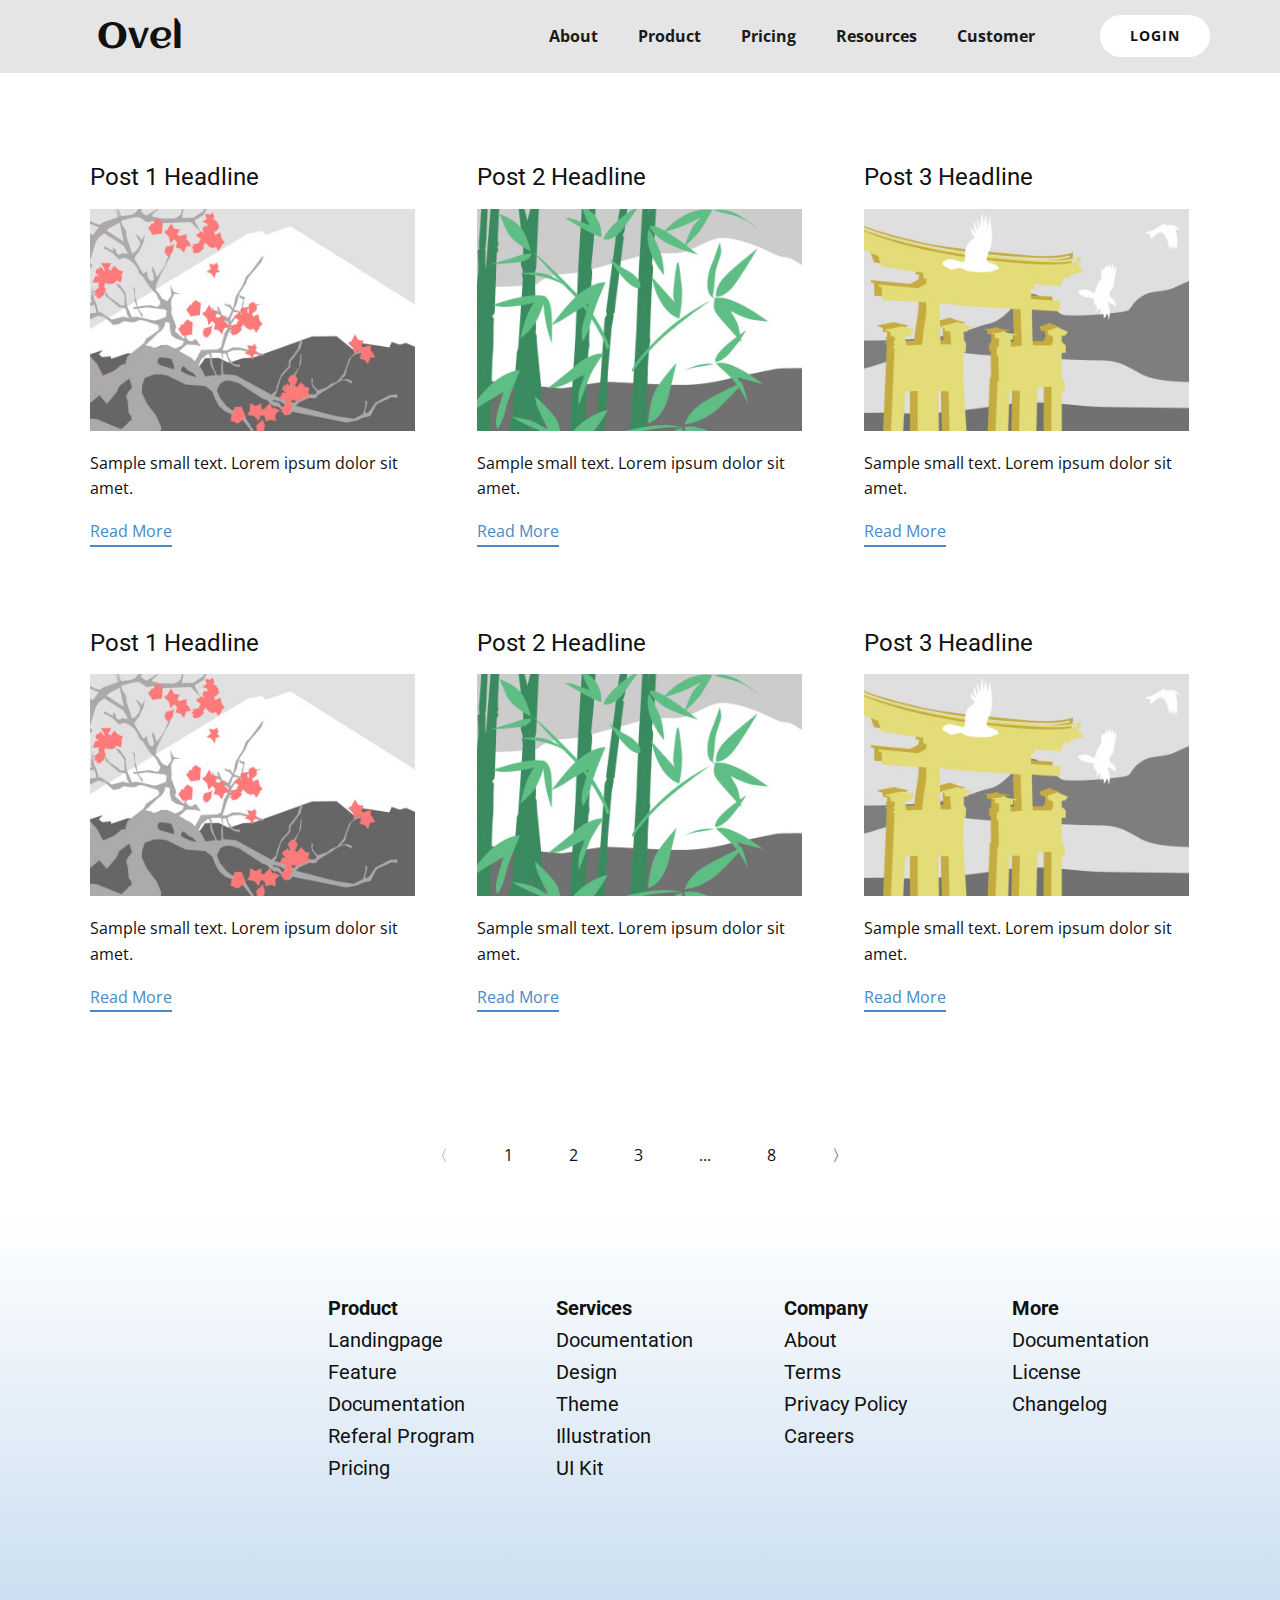
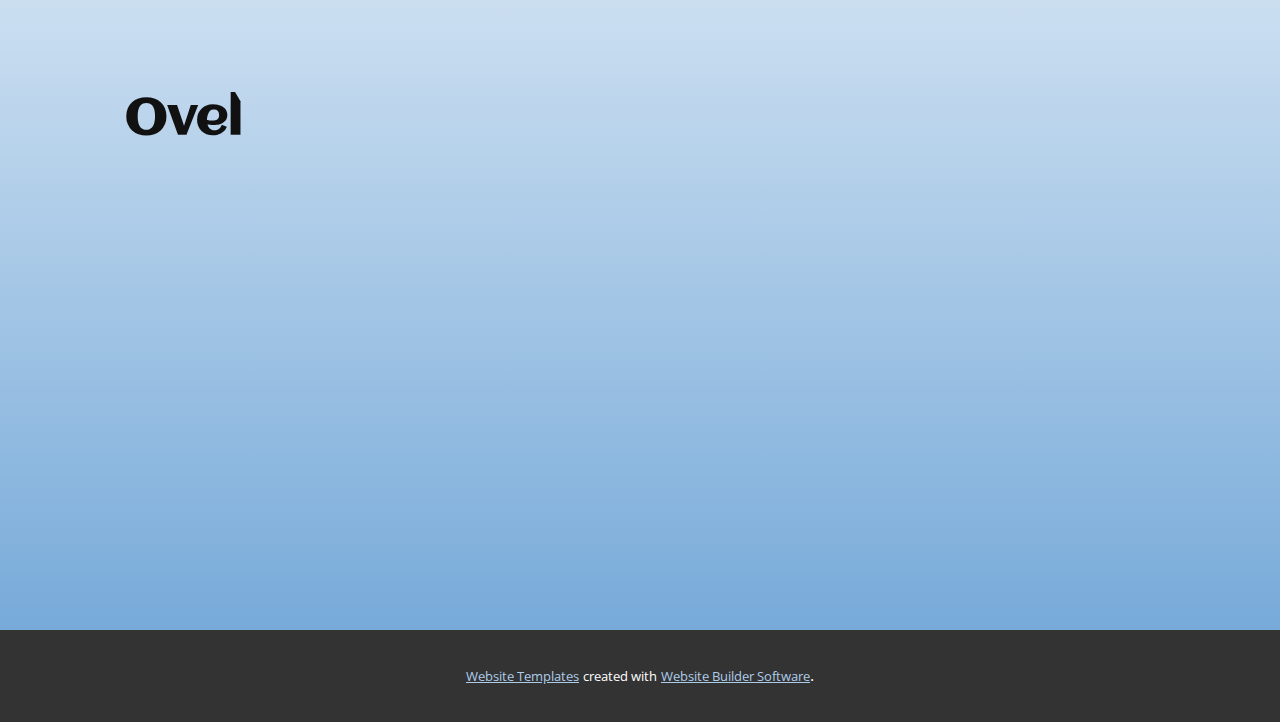
<file: blog/blog.html>
<html style="font-size: 16px;"><head>
    <meta name="viewport" content="width=device-width, initial-scale=1.0">
    <meta charset="utf-8">
    <meta name="keywords" content="Ovel">
    <meta name="description" content="">
    <meta name="page_type" content="np-template-header-footer-from-plugin">
    <title>Blog Template</title>
    <link rel="stylesheet" href="../nicepage.css" media="screen">
<link rel="stylesheet" href="../Blog-Template.css" media="screen">
    <script class="u-script" type="text/javascript" src="../jquery.js" defer=""></script>
    <script class="u-script" type="text/javascript" src="../nicepage.js" defer=""></script>
    <meta name="generator" content="Nicepage 3.6.2, nicepage.com">
    <link id="u-theme-google-font" rel="stylesheet" href="https://fonts.googleapis.com/css?family=Roboto:100,100i,300,300i,400,400i,500,500i,700,700i,900,900i|Open+Sans:300,300i,400,400i,600,600i,700,700i,800,800i">
    <link id="u-page-google-font" rel="stylesheet" href="https://fonts.googleapis.com/css?family=Roboto:100,100i,300,300i,400,400i,500,500i,700,700i,900,900i|Aclonica:400">
    
    
    
    <script type="application/ld+json">{
		"@context": "http://schema.org",
		"@type": "Organization",
		"name": "",
		"url": "index.html"
}</script>
    <meta property="og:title" content="Blog Template">
    <meta property="og:type" content="website">
    <meta name="theme-color" content="#478ac9">
    <link rel="canonical" href="../index.html">
    <meta property="og:url" content="index.html">
  </head>
  <body class="u-body"><header class="u-clearfix u-grey-10 u-header u-header" id="sec-b8c3"><div class="u-clearfix u-sheet u-sheet-1">
        <a href="#" class="u-btn u-btn-round u-button-style u-hover-black u-radius-50 u-white u-btn-1">Login</a>
        <nav class="u-menu u-menu-dropdown u-offcanvas u-menu-1">
          <div class="menu-collapse" style="font-size: 1rem; letter-spacing: 0px; font-weight: 700;">
            <a class="u-button-style u-custom-left-right-menu-spacing u-custom-padding-bottom u-custom-text-active-color u-custom-text-color u-custom-text-hover-color u-custom-top-bottom-menu-spacing u-nav-link u-text-active-palette-1-base u-text-hover-palette-2-base" href="#">
              <svg><use xmlns:xlink="http://www.w3.org/1999/xlink" xlink:href="#menu-hamburger"></use></svg>
              <svg version="1.1" xmlns="http://www.w3.org/2000/svg" xmlns:xlink="http://www.w3.org/1999/xlink"><defs><symbol id="menu-hamburger" viewBox="0 0 16 16" style="width: 16px; height: 16px;"><rect y="1" width="16" height="2"></rect><rect y="7" width="16" height="2"></rect><rect y="13" width="16" height="2"></rect>
</symbol>
</defs></svg>
            </a>
          </div>
          <div class="u-custom-menu u-nav-container">
            <ul class="u-nav u-unstyled u-nav-1"><li class="u-nav-item"><a class="u-button-style u-nav-link u-text-active-black u-text-grey-90 u-text-hover-white" href="../About.html" style="padding: 10px 20px;">About</a>
</li><li class="u-nav-item"><a class="u-button-style u-nav-link u-text-active-black u-text-grey-90 u-text-hover-white" href="../Product.html" style="padding: 10px 20px;">Product</a>
</li><li class="u-nav-item"><a class="u-button-style u-nav-link u-text-active-black u-text-grey-90 u-text-hover-white" style="padding: 10px 20px;">Pricing</a>
</li><li class="u-nav-item"><a class="u-button-style u-nav-link u-text-active-black u-text-grey-90 u-text-hover-white" style="padding: 10px 20px;">Resources</a>
</li><li class="u-nav-item"><a class="u-button-style u-nav-link u-text-active-black u-text-grey-90 u-text-hover-white" style="padding: 10px 20px;">Customer</a>
</li></ul>
          </div>
          <div class="u-custom-menu u-nav-container-collapse">
            <div class="u-black u-container-style u-inner-container-layout u-opacity u-opacity-95 u-sidenav">
              <div class="u-sidenav-overflow">
                <div class="u-menu-close"></div>
                <ul class="u-align-center u-nav u-popupmenu-items u-unstyled u-nav-2"><li class="u-nav-item"><a class="u-button-style u-nav-link" href="../About.html" style="padding: 10px 20px;">About</a>
</li><li class="u-nav-item"><a class="u-button-style u-nav-link" href="../Product.html" style="padding: 10px 20px;">Product</a>
</li><li class="u-nav-item"><a class="u-button-style u-nav-link" style="padding: 10px 20px;">Pricing</a>
</li><li class="u-nav-item"><a class="u-button-style u-nav-link" style="padding: 10px 20px;">Resources</a>
</li><li class="u-nav-item"><a class="u-button-style u-nav-link" style="padding: 10px 20px;">Customer</a>
</li></ul>
              </div>
            </div>
            <div class="u-black u-menu-overlay u-opacity u-opacity-70"></div>
          </div>
        </nav>
        <h2 class="u-custom-font u-text u-text-default u-text-1">Ovel</h2>
      </div></header>
    <section class="u-clearfix u-section-1" id="sec-1c8b">
      <div class="u-clearfix u-sheet u-valign-middle u-sheet-1"><!--blog--><!--blog_options_json--><!--{"type":"Recent","source":"","tags":"","count":3}--><!--/blog_options_json-->
        <div class="u-blog u-expanded-width u-repeater u-repeater-1"><!--blog_post-->
          <div class="u-blog-post u-container-style u-repeater-item u-white u-repeater-item-1">
            <div class="u-container-layout u-similar-container u-valign-top u-container-layout-1"><!--blog_post_header-->
              <h4 class="u-blog-control u-text u-text-1">
                <a class="u-post-header-link" href="../blog/post.html"><!--blog_post_header_content-->Post 1 Headline<!--/blog_post_header_content--></a>
              </h4><!--/blog_post_header--><!--blog_post_image-->
              <a class="u-post-header-link" href="../blog/post.html"><img alt="" class="u-blog-control u-expanded-width u-image u-image-default u-image-1" src="../images/1.jpeg"></a><!--/blog_post_image--><!--blog_post_content-->
              <div class="u-blog-control u-post-content u-text u-text-2 fr-view">Sample small text. Lorem ipsum dolor sit amet.</div><!--/blog_post_content--><!--blog_post_readmore-->
              <a href="../blog/post.html" class="u-blog-control u-border-2 u-border-palette-1-base u-btn u-btn-rectangle u-button-style u-none u-btn-1"><!--blog_post_readmore_content-->Read More<!--/blog_post_readmore_content--></a><!--/blog_post_readmore-->
            </div>
          </div><div class="u-blog-post u-container-style u-repeater-item u-video-cover u-white">
            <div class="u-container-layout u-similar-container u-valign-top u-container-layout-2"><!--blog_post_header-->
              <h4 class="u-blog-control u-text u-text-3">
                <a class="u-post-header-link" href="../blog/post-1.html"><!--blog_post_header_content-->Post 2 Headline<!--/blog_post_header_content--></a>
              </h4><!--/blog_post_header--><!--blog_post_image-->
              <a class="u-post-header-link" href="../blog/post-1.html"><img alt="" class="u-blog-control u-expanded-width u-image u-image-default u-image-2" src="../images/2.jpeg"></a><!--/blog_post_image--><!--blog_post_content-->
              <div class="u-blog-control u-post-content u-text u-text-4 fr-view">Sample small text. Lorem ipsum dolor sit amet.</div><!--/blog_post_content--><!--blog_post_readmore-->
              <a href="../blog/post-1.html" class="u-blog-control u-border-2 u-border-palette-1-base u-btn u-btn-rectangle u-button-style u-none u-btn-2"><!--blog_post_readmore_content-->Read More<!--/blog_post_readmore_content--></a><!--/blog_post_readmore-->
            </div>
          </div><div class="u-blog-post u-container-style u-repeater-item u-video-cover u-white">
            <div class="u-container-layout u-similar-container u-valign-top u-container-layout-3"><!--blog_post_header-->
              <h4 class="u-blog-control u-text u-text-5">
                <a class="u-post-header-link" href="../blog/post-2.html"><!--blog_post_header_content-->Post 3 Headline<!--/blog_post_header_content--></a>
              </h4><!--/blog_post_header--><!--blog_post_image-->
              <a class="u-post-header-link" href="../blog/post-2.html"><img alt="" class="u-blog-control u-expanded-width u-image u-image-default u-image-3" src="../images/3.jpeg"></a><!--/blog_post_image--><!--blog_post_content-->
              <div class="u-blog-control u-post-content u-text u-text-6 fr-view">Sample small text. Lorem ipsum dolor sit amet.</div><!--/blog_post_content--><!--blog_post_readmore-->
              <a href="../blog/post-2.html" class="u-blog-control u-border-2 u-border-palette-1-base u-btn u-btn-rectangle u-button-style u-none u-btn-3"><!--blog_post_readmore_content-->Read More<!--/blog_post_readmore_content--></a><!--/blog_post_readmore-->
            </div>
          </div><div class="u-blog-post u-container-style u-repeater-item u-white u-repeater-item-1">
            <div class="u-container-layout u-similar-container u-valign-top u-container-layout-1"><!--blog_post_header-->
              <h4 class="u-blog-control u-text u-text-1">
                <a class="u-post-header-link" href="../blog/post-3.html"><!--blog_post_header_content-->Post 1 Headline<!--/blog_post_header_content--></a>
              </h4><!--/blog_post_header--><!--blog_post_image-->
              <a class="u-post-header-link" href="../blog/post-3.html"><img alt="" class="u-blog-control u-expanded-width u-image u-image-default u-image-1" src="../images/1.jpeg"></a><!--/blog_post_image--><!--blog_post_content-->
              <div class="u-blog-control u-post-content u-text u-text-2 fr-view">Sample small text. Lorem ipsum dolor sit amet.</div><!--/blog_post_content--><!--blog_post_readmore-->
              <a href="../blog/post-3.html" class="u-blog-control u-border-2 u-border-palette-1-base u-btn u-btn-rectangle u-button-style u-none u-btn-1"><!--blog_post_readmore_content-->Read More<!--/blog_post_readmore_content--></a><!--/blog_post_readmore-->
            </div>
          </div><div class="u-blog-post u-container-style u-repeater-item u-video-cover u-white">
            <div class="u-container-layout u-similar-container u-valign-top u-container-layout-2"><!--blog_post_header-->
              <h4 class="u-blog-control u-text u-text-3">
                <a class="u-post-header-link" href="../blog/post-4.html"><!--blog_post_header_content-->Post 2 Headline<!--/blog_post_header_content--></a>
              </h4><!--/blog_post_header--><!--blog_post_image-->
              <a class="u-post-header-link" href="../blog/post-4.html"><img alt="" class="u-blog-control u-expanded-width u-image u-image-default u-image-2" src="../images/2.jpeg"></a><!--/blog_post_image--><!--blog_post_content-->
              <div class="u-blog-control u-post-content u-text u-text-4 fr-view">Sample small text. Lorem ipsum dolor sit amet.</div><!--/blog_post_content--><!--blog_post_readmore-->
              <a href="../blog/post-4.html" class="u-blog-control u-border-2 u-border-palette-1-base u-btn u-btn-rectangle u-button-style u-none u-btn-2"><!--blog_post_readmore_content-->Read More<!--/blog_post_readmore_content--></a><!--/blog_post_readmore-->
            </div>
          </div><div class="u-blog-post u-container-style u-repeater-item u-video-cover u-white">
            <div class="u-container-layout u-similar-container u-valign-top u-container-layout-3"><!--blog_post_header-->
              <h4 class="u-blog-control u-text u-text-5">
                <a class="u-post-header-link" href="../blog/post-5.html"><!--blog_post_header_content-->Post 3 Headline<!--/blog_post_header_content--></a>
              </h4><!--/blog_post_header--><!--blog_post_image-->
              <a class="u-post-header-link" href="../blog/post-5.html"><img alt="" class="u-blog-control u-expanded-width u-image u-image-default u-image-3" src="../images/3.jpeg"></a><!--/blog_post_image--><!--blog_post_content-->
              <div class="u-blog-control u-post-content u-text u-text-6 fr-view">Sample small text. Lorem ipsum dolor sit amet.</div><!--/blog_post_content--><!--blog_post_readmore-->
              <a href="../blog/post-5.html" class="u-blog-control u-border-2 u-border-palette-1-base u-btn u-btn-rectangle u-button-style u-none u-btn-3"><!--blog_post_readmore_content-->Read More<!--/blog_post_readmore_content--></a><!--/blog_post_readmore-->
            </div>
          </div><!--/blog_post--><!--blog_post-->
          <!--/blog_post--><!--blog_post-->
          <!--/blog_post-->
        </div><!--/blog-->
      </div>
    </section>
    <section class="u-clearfix u-section-2" id="sec-28e8">
      <div class="u-clearfix u-sheet u-sheet-1">
        <ul class="responsive-style1 u-pagination u-unstyled u-pagination-1">
          <li class="disabled prev u-nav-item u-pagination-item">
            <a class="u-button-style u-nav-link" href="#" style="padding: 16px 28px;">〈</a>
          </li>
          <li class="active u-nav-item u-pagination-item">
            <a class="u-button-style u-nav-link" href="#" style="padding: 16px 28px;">1</a>
          </li>
          <li class="u-nav-item u-pagination-item">
            <a class="u-button-style u-nav-link" href="#" style="padding: 16px 28px;">2</a>
          </li>
          <li class="u-nav-item u-pagination-item">
            <a class="u-button-style u-nav-link" href="#" style="padding: 16px 28px;">3</a>
          </li>
          <li class="u-nav-item u-pagination-item u-pagination-separator">
            <a class="u-button-style u-nav-link" href="#" style="padding: 16px 28px;">...</a>
          </li>
          <li class="u-nav-item u-pagination-item">
            <a class="u-button-style u-nav-link" href="#" style="padding: 16px 28px;">8</a>
          </li>
          <li class="next u-nav-item u-pagination-item">
            <a class="u-button-style u-nav-link" href="#" style="padding: 16px 28px;">〉</a>
          </li>
        </ul>
      </div>
    </section>
    
    
    <footer class="u-clearfix u-footer u-gradient u-footer" id="sec-7056"><div class="u-clearfix u-sheet u-sheet-1">
        <div class="u-clearfix u-expanded-width u-layout-wrap u-layout-wrap-1">
          <div class="u-layout">
            <div class="u-layout-row">
              <div class="u-container-style u-layout-cell u-size-12 u-size-20-md u-layout-cell-1">
                <div class="u-container-layout u-valign-middle u-container-layout-1">
                  <h3 class="u-custom-font u-text u-text-default u-text-1">Ovel</h3>
                </div>
              </div>
              <div class="u-container-style u-layout-cell u-size-12 u-size-20-md u-layout-cell-2">
                <div class="u-container-layout u-container-layout-2">
                  <h5 class="u-custom-font u-font-roboto u-text u-text-default u-text-2">
                    <span style="font-weight: 700;">Product</span>
                    <br>
                    <br>Landingpage<br>
                    <br>Feature<br>
                    <br>Documentation<br>
                    <br>Referal Program<br>
                    <br>Pricing
                  </h5>
                </div>
              </div>
              <div class="u-container-style u-layout-cell u-size-12 u-size-20-md u-layout-cell-3">
                <div class="u-container-layout u-container-layout-3">
                  <h5 class="u-custom-font u-font-roboto u-text u-text-default u-text-3">
                    <span style="font-weight: 700;">Services</span>
                    <br>
                    <br>Documentation<br>
                    <br>Design<br>
                    <br>Theme<br>
                    <br>Illustration<br>
                    <br>UI Kit
                  </h5>
                </div>
              </div>
              <div class="u-container-style u-layout-cell u-size-12 u-size-30-md u-layout-cell-4">
                <div class="u-container-layout u-container-layout-4">
                  <h5 class="u-custom-font u-font-roboto u-text u-text-default u-text-4">
                    <span style="font-weight: 700;">Company</span>
                    <br>
                    <br>About<br>
                    <br>Terms<br>
                    <br>Privacy Policy<br>
                    <br>Careers
                  </h5>
                </div>
              </div>
              <div class="u-container-style u-layout-cell u-size-12 u-size-30-md u-layout-cell-5">
                <div class="u-container-layout u-container-layout-5">
                  <h5 class="u-custom-font u-font-roboto u-text u-text-default u-text-5">
                    <span style="font-weight: 700;">More</span>
                    <br>
                    <br>Documentation<br>
                    <br>License<br>
                    <br>Changelog<br>
                  </h5>
                </div>
              </div>
            </div>
          </div>
        </div>
      </div></footer>
    <section class="u-backlink u-clearfix u-grey-80">
      <a class="u-link" href="https://nicepage.com/website-templates" target="_blank">
        <span>Website Templates</span>
      </a>
      <p class="u-text">
        <span>created with</span>
      </p>
      <a class="u-link" href="https://nicepage.com/" target="_blank">
        <span>Website Builder Software</span>
      </a>. 
    </section>
  
</body></html>
</file>
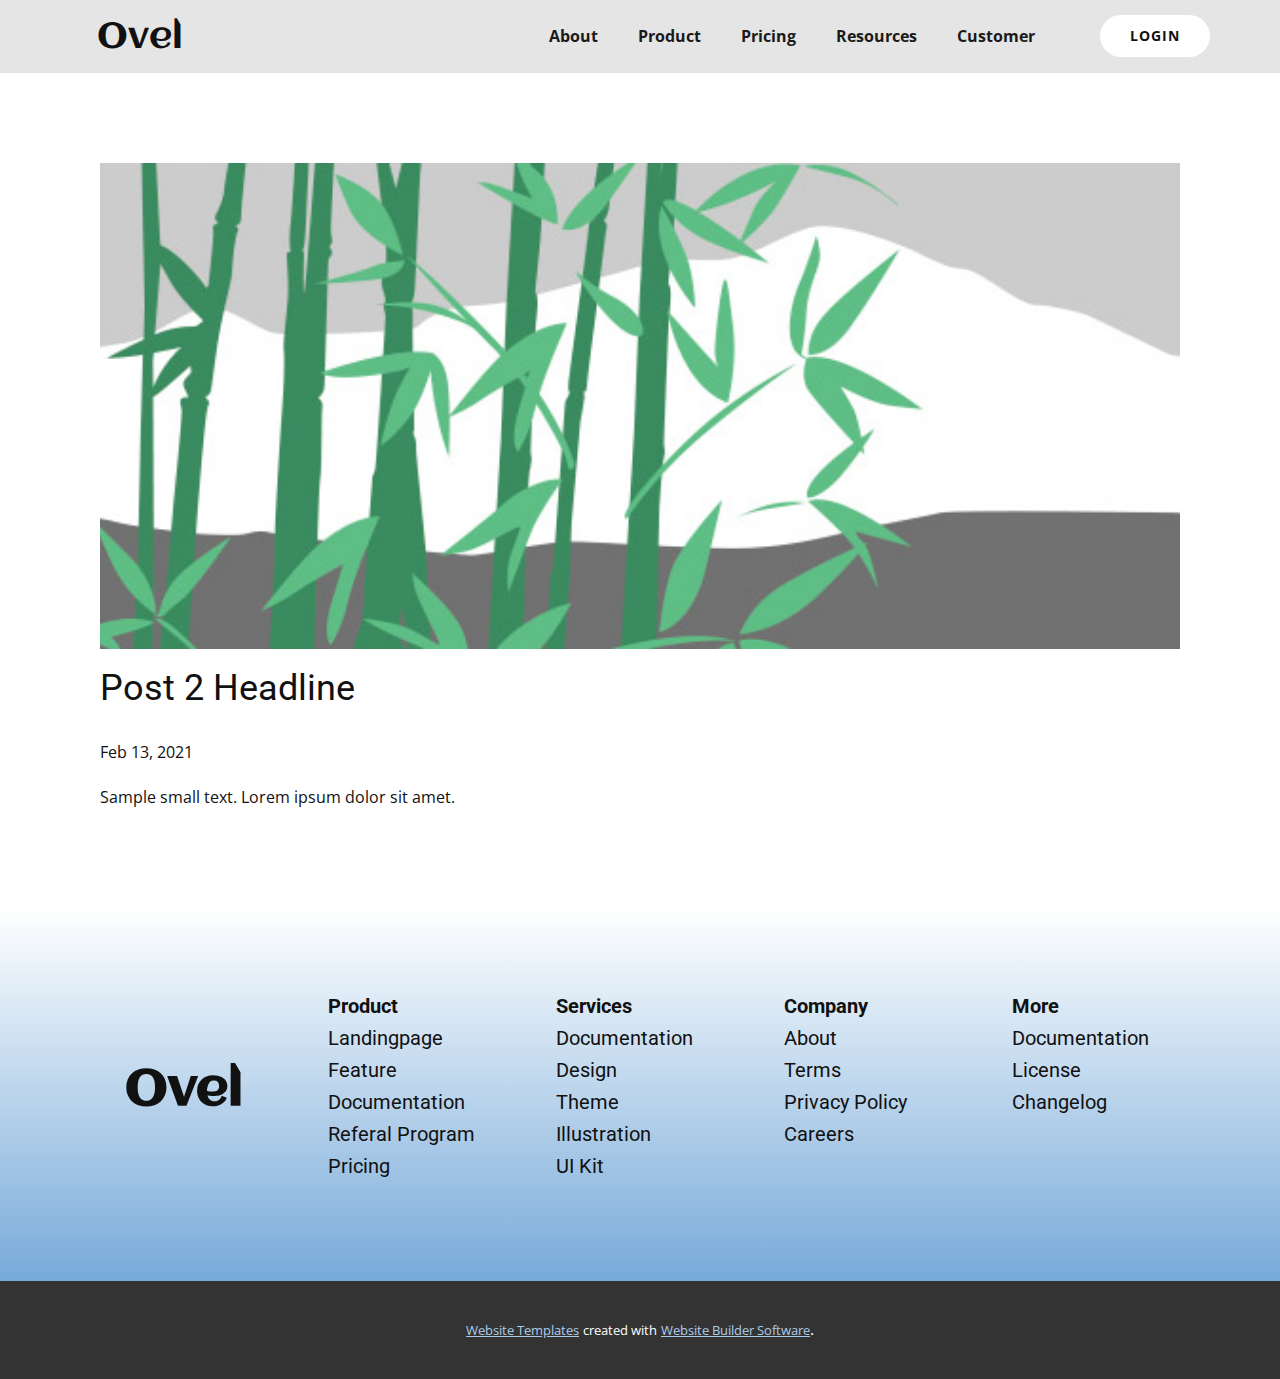
<file: blog/post-1.html>
<!doctype html>
<html style="font-size: 16px;"><head>
    <meta name="viewport" content="width=device-width, initial-scale=1.0">
    <meta charset="utf-8">
    <meta name="keywords" content="Post 1 Headline">
    <meta name="description" content="">
    <meta name="page_type" content="np-template-header-footer-from-plugin">
    <title>Post 2 Headline</title>
    <link rel="stylesheet" href="../nicepage.css" media="screen">
<link rel="stylesheet" href="../Post-Template.css" media="screen">
    <script class="u-script" type="text/javascript" src="../jquery.js" defer=""></script>
    <script class="u-script" type="text/javascript" src="../nicepage.js" defer=""></script>
    <meta name="generator" content="Nicepage 3.6.2, nicepage.com">
    <link id="u-theme-google-font" rel="stylesheet" href="https://fonts.googleapis.com/css?family=Roboto:100,100i,300,300i,400,400i,500,500i,700,700i,900,900i|Open+Sans:300,300i,400,400i,600,600i,700,700i,800,800i">
    <link id="u-page-google-font" rel="stylesheet" href="https://fonts.googleapis.com/css?family=Roboto:100,100i,300,300i,400,400i,500,500i,700,700i,900,900i|Aclonica:400">
    
    
    <script type="application/ld+json">{
		"@context": "http://schema.org",
		"@type": "Organization",
		"name": "",
		"url": "index.html"
}</script>
    <meta property="og:title" content="Post Template">
    <meta property="og:type" content="website">
    <meta name="theme-color" content="#478ac9">
    <link rel="canonical" href="../index.html">
    <meta property="og:url" content="index.html">
  </head>
  <body class="u-body"><header class="u-clearfix u-grey-10 u-header u-header" id="sec-b8c3"><div class="u-clearfix u-sheet u-sheet-1">
        <a href="#" class="u-btn u-btn-round u-button-style u-hover-black u-radius-50 u-white u-btn-1">Login</a>
        <nav class="u-menu u-menu-dropdown u-offcanvas u-menu-1">
          <div class="menu-collapse" style="font-size: 1rem; letter-spacing: 0px; font-weight: 700;">
            <a class="u-button-style u-custom-left-right-menu-spacing u-custom-padding-bottom u-custom-text-active-color u-custom-text-color u-custom-text-hover-color u-custom-top-bottom-menu-spacing u-nav-link u-text-active-palette-1-base u-text-hover-palette-2-base" href="#">
              <svg><use xmlns:xlink="http://www.w3.org/1999/xlink" xlink:href="#menu-hamburger"></use></svg>
              <svg version="1.1" xmlns="http://www.w3.org/2000/svg" xmlns:xlink="http://www.w3.org/1999/xlink"><defs><symbol id="menu-hamburger" viewBox="0 0 16 16" style="width: 16px; height: 16px;"><rect y="1" width="16" height="2"></rect><rect y="7" width="16" height="2"></rect><rect y="13" width="16" height="2"></rect>
</symbol>
</defs></svg>
            </a>
          </div>
          <div class="u-custom-menu u-nav-container">
            <ul class="u-nav u-unstyled u-nav-1"><li class="u-nav-item"><a class="u-button-style u-nav-link u-text-active-black u-text-grey-90 u-text-hover-white" href="../About.html" style="padding: 10px 20px;">About</a>
</li><li class="u-nav-item"><a class="u-button-style u-nav-link u-text-active-black u-text-grey-90 u-text-hover-white" href="../Product.html" style="padding: 10px 20px;">Product</a>
</li><li class="u-nav-item"><a class="u-button-style u-nav-link u-text-active-black u-text-grey-90 u-text-hover-white" style="padding: 10px 20px;">Pricing</a>
</li><li class="u-nav-item"><a class="u-button-style u-nav-link u-text-active-black u-text-grey-90 u-text-hover-white" style="padding: 10px 20px;">Resources</a>
</li><li class="u-nav-item"><a class="u-button-style u-nav-link u-text-active-black u-text-grey-90 u-text-hover-white" style="padding: 10px 20px;">Customer</a>
</li></ul>
          </div>
          <div class="u-custom-menu u-nav-container-collapse">
            <div class="u-black u-container-style u-inner-container-layout u-opacity u-opacity-95 u-sidenav">
              <div class="u-sidenav-overflow">
                <div class="u-menu-close"></div>
                <ul class="u-align-center u-nav u-popupmenu-items u-unstyled u-nav-2"><li class="u-nav-item"><a class="u-button-style u-nav-link" href="../About.html" style="padding: 10px 20px;">About</a>
</li><li class="u-nav-item"><a class="u-button-style u-nav-link" href="../Product.html" style="padding: 10px 20px;">Product</a>
</li><li class="u-nav-item"><a class="u-button-style u-nav-link" style="padding: 10px 20px;">Pricing</a>
</li><li class="u-nav-item"><a class="u-button-style u-nav-link" style="padding: 10px 20px;">Resources</a>
</li><li class="u-nav-item"><a class="u-button-style u-nav-link" style="padding: 10px 20px;">Customer</a>
</li></ul>
              </div>
            </div>
            <div class="u-black u-menu-overlay u-opacity u-opacity-70"></div>
          </div>
        </nav>
        <h2 class="u-custom-font u-text u-text-default u-text-1">Ovel</h2>
      </div></header>
    <section class="u-align-center u-clearfix u-section-1" id="sec-0cb4">
      <div class="u-clearfix u-sheet u-valign-middle-md u-valign-middle-sm u-valign-middle-xs u-sheet-1"><!--post_details--><!--post_details_options_json--><!--{"source":""}--><!--/post_details_options_json--><!--blog_post-->
        <div class="u-container-style u-expanded-width u-post-details u-post-details-1">
          <div class="u-container-layout u-valign-middle u-container-layout-1"><!--blog_post_image-->
            <img alt="" class="u-blog-control u-expanded-width u-image u-image-default u-image-1" src="../images/2.jpeg"><!--/blog_post_image--><!--blog_post_header-->
            <h2 class="u-blog-control u-text u-text-1">Post 2 Headline</h2><!--/blog_post_header--><!--blog_post_metadata-->
            <div class="u-blog-control u-metadata u-metadata-1"><!--blog_post_metadata_date-->
              <span class="u-meta-date u-meta-icon">Feb 13, 2021</span><!--/blog_post_metadata_date--><!--blog_post_metadata_category-->
              <!--/blog_post_metadata_category--><!--blog_post_metadata_comments-->
              <!--/blog_post_metadata_comments-->
            </div><!--/blog_post_metadata--><!--blog_post_content-->
            <div class="u-align-justify u-blog-control u-post-content u-text u-text-2 fr-view">
  Sample small text. Lorem ipsum dolor sit amet.
  </div><!--/blog_post_content-->
          </div>
        </div><!--/blog_post--><!--/post_details-->
      </div>
    </section>
    
    
    <footer class="u-clearfix u-footer u-gradient u-footer" id="sec-7056"><div class="u-clearfix u-sheet u-sheet-1">
        <div class="u-clearfix u-expanded-width u-layout-wrap u-layout-wrap-1">
          <div class="u-layout">
            <div class="u-layout-row">
              <div class="u-container-style u-layout-cell u-size-12 u-size-20-md u-layout-cell-1">
                <div class="u-container-layout u-valign-middle u-container-layout-1">
                  <h3 class="u-custom-font u-text u-text-default u-text-1">Ovel</h3>
                </div>
              </div>
              <div class="u-container-style u-layout-cell u-size-12 u-size-20-md u-layout-cell-2">
                <div class="u-container-layout u-container-layout-2">
                  <h5 class="u-custom-font u-font-roboto u-text u-text-default u-text-2">
                    <span style="font-weight: 700;">Product</span>
                    <br>
                    <br>Landingpage<br>
                    <br>Feature<br>
                    <br>Documentation<br>
                    <br>Referal Program<br>
                    <br>Pricing
                  </h5>
                </div>
              </div>
              <div class="u-container-style u-layout-cell u-size-12 u-size-20-md u-layout-cell-3">
                <div class="u-container-layout u-container-layout-3">
                  <h5 class="u-custom-font u-font-roboto u-text u-text-default u-text-3">
                    <span style="font-weight: 700;">Services</span>
                    <br>
                    <br>Documentation<br>
                    <br>Design<br>
                    <br>Theme<br>
                    <br>Illustration<br>
                    <br>UI Kit
                  </h5>
                </div>
              </div>
              <div class="u-container-style u-layout-cell u-size-12 u-size-30-md u-layout-cell-4">
                <div class="u-container-layout u-container-layout-4">
                  <h5 class="u-custom-font u-font-roboto u-text u-text-default u-text-4">
                    <span style="font-weight: 700;">Company</span>
                    <br>
                    <br>About<br>
                    <br>Terms<br>
                    <br>Privacy Policy<br>
                    <br>Careers
                  </h5>
                </div>
              </div>
              <div class="u-container-style u-layout-cell u-size-12 u-size-30-md u-layout-cell-5">
                <div class="u-container-layout u-container-layout-5">
                  <h5 class="u-custom-font u-font-roboto u-text u-text-default u-text-5">
                    <span style="font-weight: 700;">More</span>
                    <br>
                    <br>Documentation<br>
                    <br>License<br>
                    <br>Changelog<br>
                  </h5>
                </div>
              </div>
            </div>
          </div>
        </div>
      </div></footer>
    <section class="u-backlink u-clearfix u-grey-80">
      <a class="u-link" href="https://nicepage.com/website-templates" target="_blank">
        <span>Website Templates</span>
      </a>
      <p class="u-text">
        <span>created with</span>
      </p>
      <a class="u-link" href="https://nicepage.com/" target="_blank">
        <span>Website Builder Software</span>
      </a>. 
    </section>
  
</body></html>
</file>
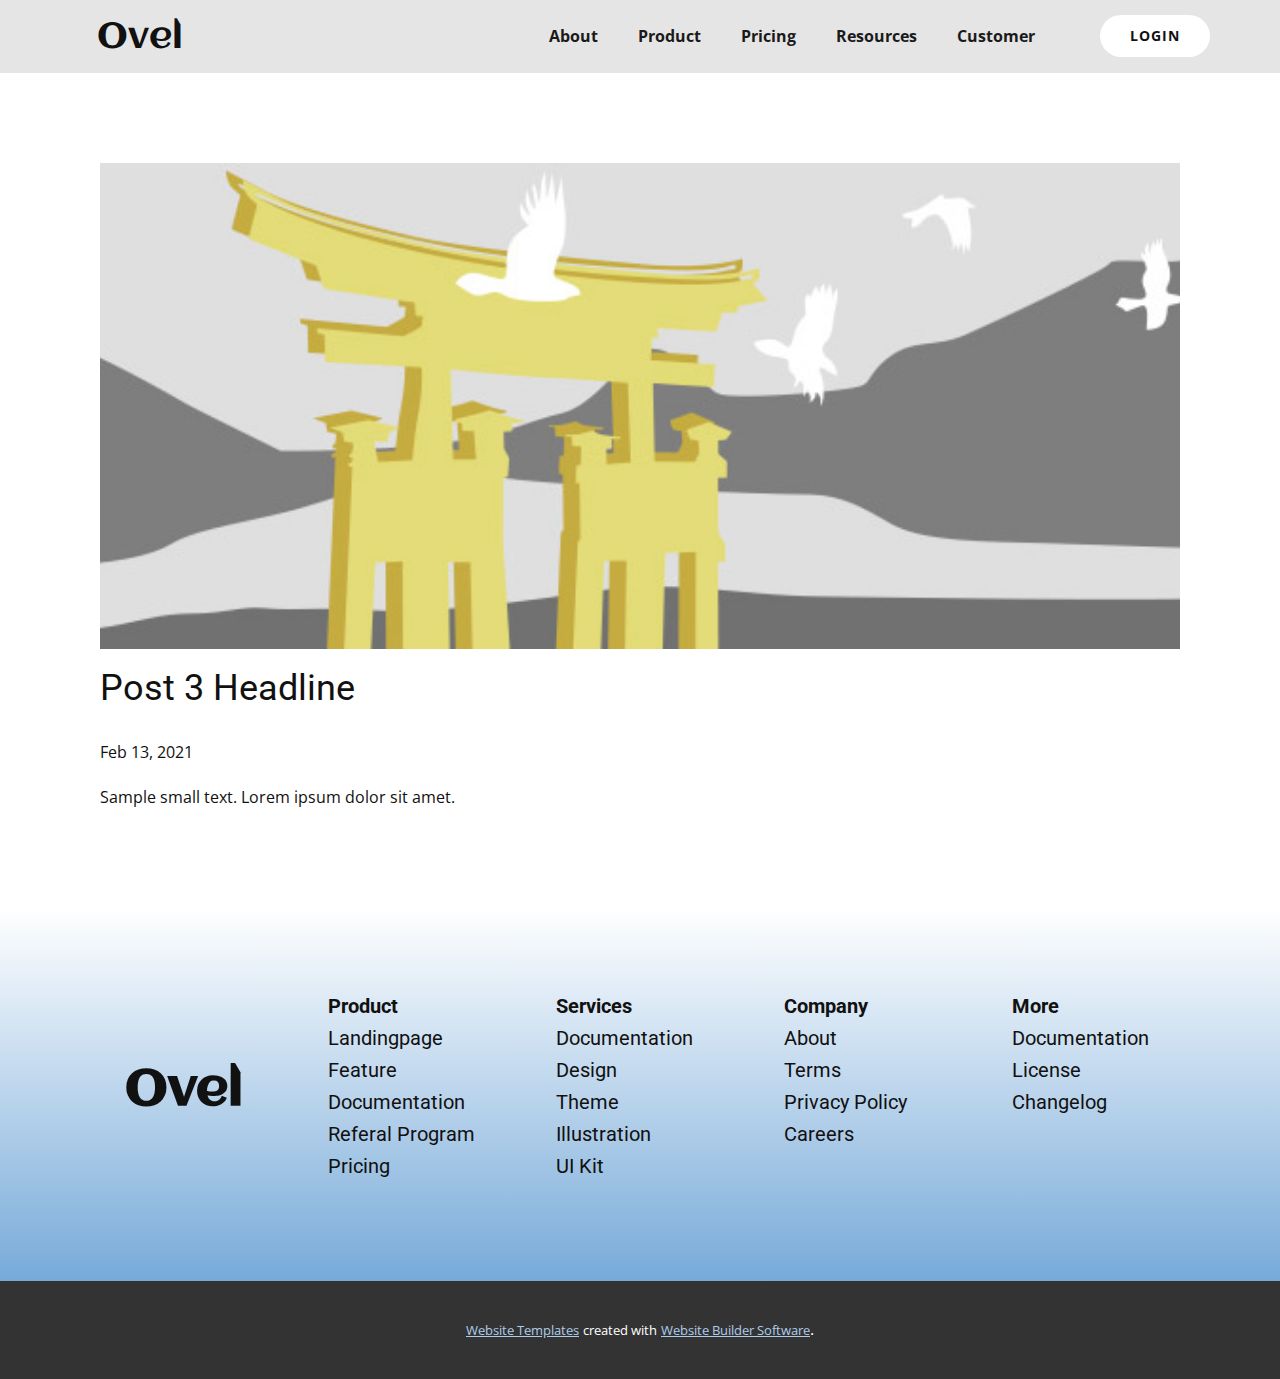
<file: blog/post-2.html>
<!doctype html>
<html style="font-size: 16px;"><head>
    <meta name="viewport" content="width=device-width, initial-scale=1.0">
    <meta charset="utf-8">
    <meta name="keywords" content="Post 1 Headline">
    <meta name="description" content="">
    <meta name="page_type" content="np-template-header-footer-from-plugin">
    <title>Post 3 Headline</title>
    <link rel="stylesheet" href="../nicepage.css" media="screen">
<link rel="stylesheet" href="../Post-Template.css" media="screen">
    <script class="u-script" type="text/javascript" src="../jquery.js" defer=""></script>
    <script class="u-script" type="text/javascript" src="../nicepage.js" defer=""></script>
    <meta name="generator" content="Nicepage 3.6.2, nicepage.com">
    <link id="u-theme-google-font" rel="stylesheet" href="https://fonts.googleapis.com/css?family=Roboto:100,100i,300,300i,400,400i,500,500i,700,700i,900,900i|Open+Sans:300,300i,400,400i,600,600i,700,700i,800,800i">
    <link id="u-page-google-font" rel="stylesheet" href="https://fonts.googleapis.com/css?family=Roboto:100,100i,300,300i,400,400i,500,500i,700,700i,900,900i|Aclonica:400">
    
    
    <script type="application/ld+json">{
		"@context": "http://schema.org",
		"@type": "Organization",
		"name": "",
		"url": "index.html"
}</script>
    <meta property="og:title" content="Post Template">
    <meta property="og:type" content="website">
    <meta name="theme-color" content="#478ac9">
    <link rel="canonical" href="../index.html">
    <meta property="og:url" content="index.html">
  </head>
  <body class="u-body"><header class="u-clearfix u-grey-10 u-header u-header" id="sec-b8c3"><div class="u-clearfix u-sheet u-sheet-1">
        <a href="#" class="u-btn u-btn-round u-button-style u-hover-black u-radius-50 u-white u-btn-1">Login</a>
        <nav class="u-menu u-menu-dropdown u-offcanvas u-menu-1">
          <div class="menu-collapse" style="font-size: 1rem; letter-spacing: 0px; font-weight: 700;">
            <a class="u-button-style u-custom-left-right-menu-spacing u-custom-padding-bottom u-custom-text-active-color u-custom-text-color u-custom-text-hover-color u-custom-top-bottom-menu-spacing u-nav-link u-text-active-palette-1-base u-text-hover-palette-2-base" href="#">
              <svg><use xmlns:xlink="http://www.w3.org/1999/xlink" xlink:href="#menu-hamburger"></use></svg>
              <svg version="1.1" xmlns="http://www.w3.org/2000/svg" xmlns:xlink="http://www.w3.org/1999/xlink"><defs><symbol id="menu-hamburger" viewBox="0 0 16 16" style="width: 16px; height: 16px;"><rect y="1" width="16" height="2"></rect><rect y="7" width="16" height="2"></rect><rect y="13" width="16" height="2"></rect>
</symbol>
</defs></svg>
            </a>
          </div>
          <div class="u-custom-menu u-nav-container">
            <ul class="u-nav u-unstyled u-nav-1"><li class="u-nav-item"><a class="u-button-style u-nav-link u-text-active-black u-text-grey-90 u-text-hover-white" href="../About.html" style="padding: 10px 20px;">About</a>
</li><li class="u-nav-item"><a class="u-button-style u-nav-link u-text-active-black u-text-grey-90 u-text-hover-white" href="../Product.html" style="padding: 10px 20px;">Product</a>
</li><li class="u-nav-item"><a class="u-button-style u-nav-link u-text-active-black u-text-grey-90 u-text-hover-white" style="padding: 10px 20px;">Pricing</a>
</li><li class="u-nav-item"><a class="u-button-style u-nav-link u-text-active-black u-text-grey-90 u-text-hover-white" style="padding: 10px 20px;">Resources</a>
</li><li class="u-nav-item"><a class="u-button-style u-nav-link u-text-active-black u-text-grey-90 u-text-hover-white" style="padding: 10px 20px;">Customer</a>
</li></ul>
          </div>
          <div class="u-custom-menu u-nav-container-collapse">
            <div class="u-black u-container-style u-inner-container-layout u-opacity u-opacity-95 u-sidenav">
              <div class="u-sidenav-overflow">
                <div class="u-menu-close"></div>
                <ul class="u-align-center u-nav u-popupmenu-items u-unstyled u-nav-2"><li class="u-nav-item"><a class="u-button-style u-nav-link" href="../About.html" style="padding: 10px 20px;">About</a>
</li><li class="u-nav-item"><a class="u-button-style u-nav-link" href="../Product.html" style="padding: 10px 20px;">Product</a>
</li><li class="u-nav-item"><a class="u-button-style u-nav-link" style="padding: 10px 20px;">Pricing</a>
</li><li class="u-nav-item"><a class="u-button-style u-nav-link" style="padding: 10px 20px;">Resources</a>
</li><li class="u-nav-item"><a class="u-button-style u-nav-link" style="padding: 10px 20px;">Customer</a>
</li></ul>
              </div>
            </div>
            <div class="u-black u-menu-overlay u-opacity u-opacity-70"></div>
          </div>
        </nav>
        <h2 class="u-custom-font u-text u-text-default u-text-1">Ovel</h2>
      </div></header>
    <section class="u-align-center u-clearfix u-section-1" id="sec-0cb4">
      <div class="u-clearfix u-sheet u-valign-middle-md u-valign-middle-sm u-valign-middle-xs u-sheet-1"><!--post_details--><!--post_details_options_json--><!--{"source":""}--><!--/post_details_options_json--><!--blog_post-->
        <div class="u-container-style u-expanded-width u-post-details u-post-details-1">
          <div class="u-container-layout u-valign-middle u-container-layout-1"><!--blog_post_image-->
            <img alt="" class="u-blog-control u-expanded-width u-image u-image-default u-image-1" src="../images/3.jpeg"><!--/blog_post_image--><!--blog_post_header-->
            <h2 class="u-blog-control u-text u-text-1">Post 3 Headline</h2><!--/blog_post_header--><!--blog_post_metadata-->
            <div class="u-blog-control u-metadata u-metadata-1"><!--blog_post_metadata_date-->
              <span class="u-meta-date u-meta-icon">Feb 13, 2021</span><!--/blog_post_metadata_date--><!--blog_post_metadata_category-->
              <!--/blog_post_metadata_category--><!--blog_post_metadata_comments-->
              <!--/blog_post_metadata_comments-->
            </div><!--/blog_post_metadata--><!--blog_post_content-->
            <div class="u-align-justify u-blog-control u-post-content u-text u-text-2 fr-view">
  Sample small text. Lorem ipsum dolor sit amet.
  </div><!--/blog_post_content-->
          </div>
        </div><!--/blog_post--><!--/post_details-->
      </div>
    </section>
    
    
    <footer class="u-clearfix u-footer u-gradient u-footer" id="sec-7056"><div class="u-clearfix u-sheet u-sheet-1">
        <div class="u-clearfix u-expanded-width u-layout-wrap u-layout-wrap-1">
          <div class="u-layout">
            <div class="u-layout-row">
              <div class="u-container-style u-layout-cell u-size-12 u-size-20-md u-layout-cell-1">
                <div class="u-container-layout u-valign-middle u-container-layout-1">
                  <h3 class="u-custom-font u-text u-text-default u-text-1">Ovel</h3>
                </div>
              </div>
              <div class="u-container-style u-layout-cell u-size-12 u-size-20-md u-layout-cell-2">
                <div class="u-container-layout u-container-layout-2">
                  <h5 class="u-custom-font u-font-roboto u-text u-text-default u-text-2">
                    <span style="font-weight: 700;">Product</span>
                    <br>
                    <br>Landingpage<br>
                    <br>Feature<br>
                    <br>Documentation<br>
                    <br>Referal Program<br>
                    <br>Pricing
                  </h5>
                </div>
              </div>
              <div class="u-container-style u-layout-cell u-size-12 u-size-20-md u-layout-cell-3">
                <div class="u-container-layout u-container-layout-3">
                  <h5 class="u-custom-font u-font-roboto u-text u-text-default u-text-3">
                    <span style="font-weight: 700;">Services</span>
                    <br>
                    <br>Documentation<br>
                    <br>Design<br>
                    <br>Theme<br>
                    <br>Illustration<br>
                    <br>UI Kit
                  </h5>
                </div>
              </div>
              <div class="u-container-style u-layout-cell u-size-12 u-size-30-md u-layout-cell-4">
                <div class="u-container-layout u-container-layout-4">
                  <h5 class="u-custom-font u-font-roboto u-text u-text-default u-text-4">
                    <span style="font-weight: 700;">Company</span>
                    <br>
                    <br>About<br>
                    <br>Terms<br>
                    <br>Privacy Policy<br>
                    <br>Careers
                  </h5>
                </div>
              </div>
              <div class="u-container-style u-layout-cell u-size-12 u-size-30-md u-layout-cell-5">
                <div class="u-container-layout u-container-layout-5">
                  <h5 class="u-custom-font u-font-roboto u-text u-text-default u-text-5">
                    <span style="font-weight: 700;">More</span>
                    <br>
                    <br>Documentation<br>
                    <br>License<br>
                    <br>Changelog<br>
                  </h5>
                </div>
              </div>
            </div>
          </div>
        </div>
      </div></footer>
    <section class="u-backlink u-clearfix u-grey-80">
      <a class="u-link" href="https://nicepage.com/website-templates" target="_blank">
        <span>Website Templates</span>
      </a>
      <p class="u-text">
        <span>created with</span>
      </p>
      <a class="u-link" href="https://nicepage.com/" target="_blank">
        <span>Website Builder Software</span>
      </a>. 
    </section>
  
</body></html>
</file>
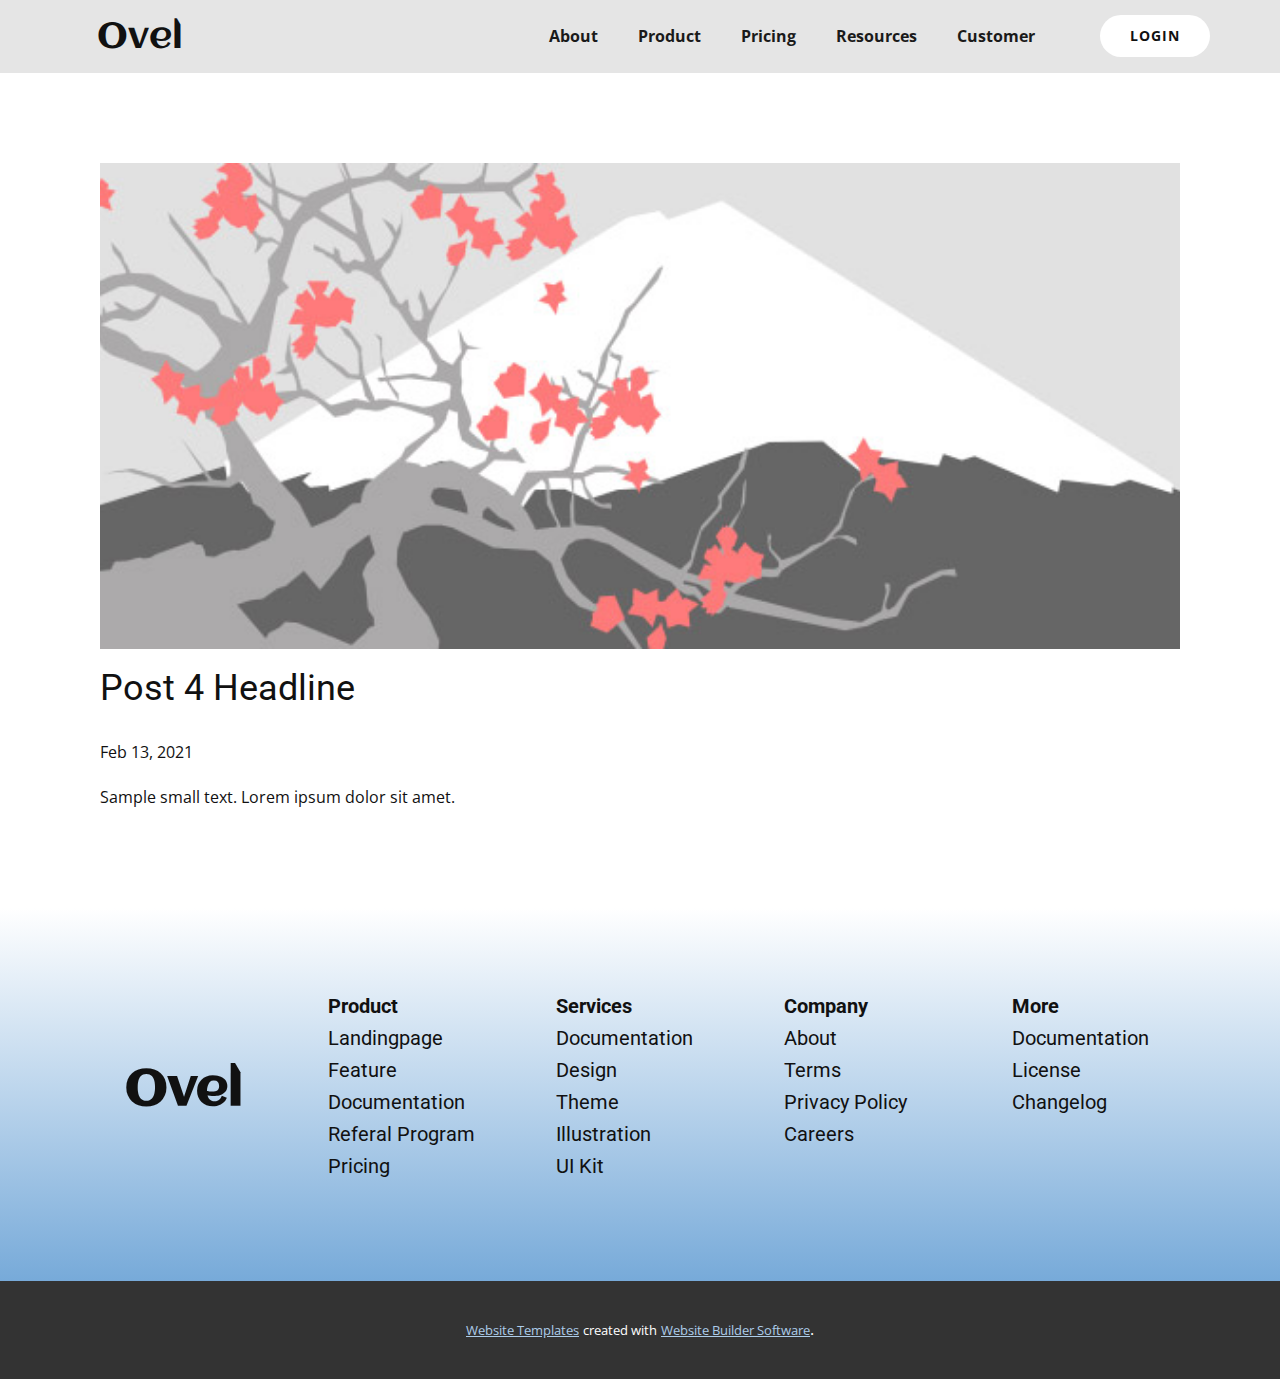
<file: blog/post-3.html>
<!doctype html>
<html style="font-size: 16px;"><head>
    <meta name="viewport" content="width=device-width, initial-scale=1.0">
    <meta charset="utf-8">
    <meta name="keywords" content="Post 1 Headline">
    <meta name="description" content="">
    <meta name="page_type" content="np-template-header-footer-from-plugin">
    <title>Post 4 Headline</title>
    <link rel="stylesheet" href="../nicepage.css" media="screen">
<link rel="stylesheet" href="../Post-Template.css" media="screen">
    <script class="u-script" type="text/javascript" src="../jquery.js" defer=""></script>
    <script class="u-script" type="text/javascript" src="../nicepage.js" defer=""></script>
    <meta name="generator" content="Nicepage 3.6.2, nicepage.com">
    <link id="u-theme-google-font" rel="stylesheet" href="https://fonts.googleapis.com/css?family=Roboto:100,100i,300,300i,400,400i,500,500i,700,700i,900,900i|Open+Sans:300,300i,400,400i,600,600i,700,700i,800,800i">
    <link id="u-page-google-font" rel="stylesheet" href="https://fonts.googleapis.com/css?family=Roboto:100,100i,300,300i,400,400i,500,500i,700,700i,900,900i|Aclonica:400">
    
    
    <script type="application/ld+json">{
		"@context": "http://schema.org",
		"@type": "Organization",
		"name": "",
		"url": "index.html"
}</script>
    <meta property="og:title" content="Post Template">
    <meta property="og:type" content="website">
    <meta name="theme-color" content="#478ac9">
    <link rel="canonical" href="../index.html">
    <meta property="og:url" content="index.html">
  </head>
  <body class="u-body"><header class="u-clearfix u-grey-10 u-header u-header" id="sec-b8c3"><div class="u-clearfix u-sheet u-sheet-1">
        <a href="#" class="u-btn u-btn-round u-button-style u-hover-black u-radius-50 u-white u-btn-1">Login</a>
        <nav class="u-menu u-menu-dropdown u-offcanvas u-menu-1">
          <div class="menu-collapse" style="font-size: 1rem; letter-spacing: 0px; font-weight: 700;">
            <a class="u-button-style u-custom-left-right-menu-spacing u-custom-padding-bottom u-custom-text-active-color u-custom-text-color u-custom-text-hover-color u-custom-top-bottom-menu-spacing u-nav-link u-text-active-palette-1-base u-text-hover-palette-2-base" href="#">
              <svg><use xmlns:xlink="http://www.w3.org/1999/xlink" xlink:href="#menu-hamburger"></use></svg>
              <svg version="1.1" xmlns="http://www.w3.org/2000/svg" xmlns:xlink="http://www.w3.org/1999/xlink"><defs><symbol id="menu-hamburger" viewBox="0 0 16 16" style="width: 16px; height: 16px;"><rect y="1" width="16" height="2"></rect><rect y="7" width="16" height="2"></rect><rect y="13" width="16" height="2"></rect>
</symbol>
</defs></svg>
            </a>
          </div>
          <div class="u-custom-menu u-nav-container">
            <ul class="u-nav u-unstyled u-nav-1"><li class="u-nav-item"><a class="u-button-style u-nav-link u-text-active-black u-text-grey-90 u-text-hover-white" href="../About.html" style="padding: 10px 20px;">About</a>
</li><li class="u-nav-item"><a class="u-button-style u-nav-link u-text-active-black u-text-grey-90 u-text-hover-white" href="../Product.html" style="padding: 10px 20px;">Product</a>
</li><li class="u-nav-item"><a class="u-button-style u-nav-link u-text-active-black u-text-grey-90 u-text-hover-white" style="padding: 10px 20px;">Pricing</a>
</li><li class="u-nav-item"><a class="u-button-style u-nav-link u-text-active-black u-text-grey-90 u-text-hover-white" style="padding: 10px 20px;">Resources</a>
</li><li class="u-nav-item"><a class="u-button-style u-nav-link u-text-active-black u-text-grey-90 u-text-hover-white" style="padding: 10px 20px;">Customer</a>
</li></ul>
          </div>
          <div class="u-custom-menu u-nav-container-collapse">
            <div class="u-black u-container-style u-inner-container-layout u-opacity u-opacity-95 u-sidenav">
              <div class="u-sidenav-overflow">
                <div class="u-menu-close"></div>
                <ul class="u-align-center u-nav u-popupmenu-items u-unstyled u-nav-2"><li class="u-nav-item"><a class="u-button-style u-nav-link" href="../About.html" style="padding: 10px 20px;">About</a>
</li><li class="u-nav-item"><a class="u-button-style u-nav-link" href="../Product.html" style="padding: 10px 20px;">Product</a>
</li><li class="u-nav-item"><a class="u-button-style u-nav-link" style="padding: 10px 20px;">Pricing</a>
</li><li class="u-nav-item"><a class="u-button-style u-nav-link" style="padding: 10px 20px;">Resources</a>
</li><li class="u-nav-item"><a class="u-button-style u-nav-link" style="padding: 10px 20px;">Customer</a>
</li></ul>
              </div>
            </div>
            <div class="u-black u-menu-overlay u-opacity u-opacity-70"></div>
          </div>
        </nav>
        <h2 class="u-custom-font u-text u-text-default u-text-1">Ovel</h2>
      </div></header>
    <section class="u-align-center u-clearfix u-section-1" id="sec-0cb4">
      <div class="u-clearfix u-sheet u-valign-middle-md u-valign-middle-sm u-valign-middle-xs u-sheet-1"><!--post_details--><!--post_details_options_json--><!--{"source":""}--><!--/post_details_options_json--><!--blog_post-->
        <div class="u-container-style u-expanded-width u-post-details u-post-details-1">
          <div class="u-container-layout u-valign-middle u-container-layout-1"><!--blog_post_image-->
            <img alt="" class="u-blog-control u-expanded-width u-image u-image-default u-image-1" src="../images/1.jpeg"><!--/blog_post_image--><!--blog_post_header-->
            <h2 class="u-blog-control u-text u-text-1">Post 4 Headline</h2><!--/blog_post_header--><!--blog_post_metadata-->
            <div class="u-blog-control u-metadata u-metadata-1"><!--blog_post_metadata_date-->
              <span class="u-meta-date u-meta-icon">Feb 13, 2021</span><!--/blog_post_metadata_date--><!--blog_post_metadata_category-->
              <!--/blog_post_metadata_category--><!--blog_post_metadata_comments-->
              <!--/blog_post_metadata_comments-->
            </div><!--/blog_post_metadata--><!--blog_post_content-->
            <div class="u-align-justify u-blog-control u-post-content u-text u-text-2 fr-view">
  Sample small text. Lorem ipsum dolor sit amet.
  </div><!--/blog_post_content-->
          </div>
        </div><!--/blog_post--><!--/post_details-->
      </div>
    </section>
    
    
    <footer class="u-clearfix u-footer u-gradient u-footer" id="sec-7056"><div class="u-clearfix u-sheet u-sheet-1">
        <div class="u-clearfix u-expanded-width u-layout-wrap u-layout-wrap-1">
          <div class="u-layout">
            <div class="u-layout-row">
              <div class="u-container-style u-layout-cell u-size-12 u-size-20-md u-layout-cell-1">
                <div class="u-container-layout u-valign-middle u-container-layout-1">
                  <h3 class="u-custom-font u-text u-text-default u-text-1">Ovel</h3>
                </div>
              </div>
              <div class="u-container-style u-layout-cell u-size-12 u-size-20-md u-layout-cell-2">
                <div class="u-container-layout u-container-layout-2">
                  <h5 class="u-custom-font u-font-roboto u-text u-text-default u-text-2">
                    <span style="font-weight: 700;">Product</span>
                    <br>
                    <br>Landingpage<br>
                    <br>Feature<br>
                    <br>Documentation<br>
                    <br>Referal Program<br>
                    <br>Pricing
                  </h5>
                </div>
              </div>
              <div class="u-container-style u-layout-cell u-size-12 u-size-20-md u-layout-cell-3">
                <div class="u-container-layout u-container-layout-3">
                  <h5 class="u-custom-font u-font-roboto u-text u-text-default u-text-3">
                    <span style="font-weight: 700;">Services</span>
                    <br>
                    <br>Documentation<br>
                    <br>Design<br>
                    <br>Theme<br>
                    <br>Illustration<br>
                    <br>UI Kit
                  </h5>
                </div>
              </div>
              <div class="u-container-style u-layout-cell u-size-12 u-size-30-md u-layout-cell-4">
                <div class="u-container-layout u-container-layout-4">
                  <h5 class="u-custom-font u-font-roboto u-text u-text-default u-text-4">
                    <span style="font-weight: 700;">Company</span>
                    <br>
                    <br>About<br>
                    <br>Terms<br>
                    <br>Privacy Policy<br>
                    <br>Careers
                  </h5>
                </div>
              </div>
              <div class="u-container-style u-layout-cell u-size-12 u-size-30-md u-layout-cell-5">
                <div class="u-container-layout u-container-layout-5">
                  <h5 class="u-custom-font u-font-roboto u-text u-text-default u-text-5">
                    <span style="font-weight: 700;">More</span>
                    <br>
                    <br>Documentation<br>
                    <br>License<br>
                    <br>Changelog<br>
                  </h5>
                </div>
              </div>
            </div>
          </div>
        </div>
      </div></footer>
    <section class="u-backlink u-clearfix u-grey-80">
      <a class="u-link" href="https://nicepage.com/website-templates" target="_blank">
        <span>Website Templates</span>
      </a>
      <p class="u-text">
        <span>created with</span>
      </p>
      <a class="u-link" href="https://nicepage.com/" target="_blank">
        <span>Website Builder Software</span>
      </a>. 
    </section>
  
</body></html>
</file>
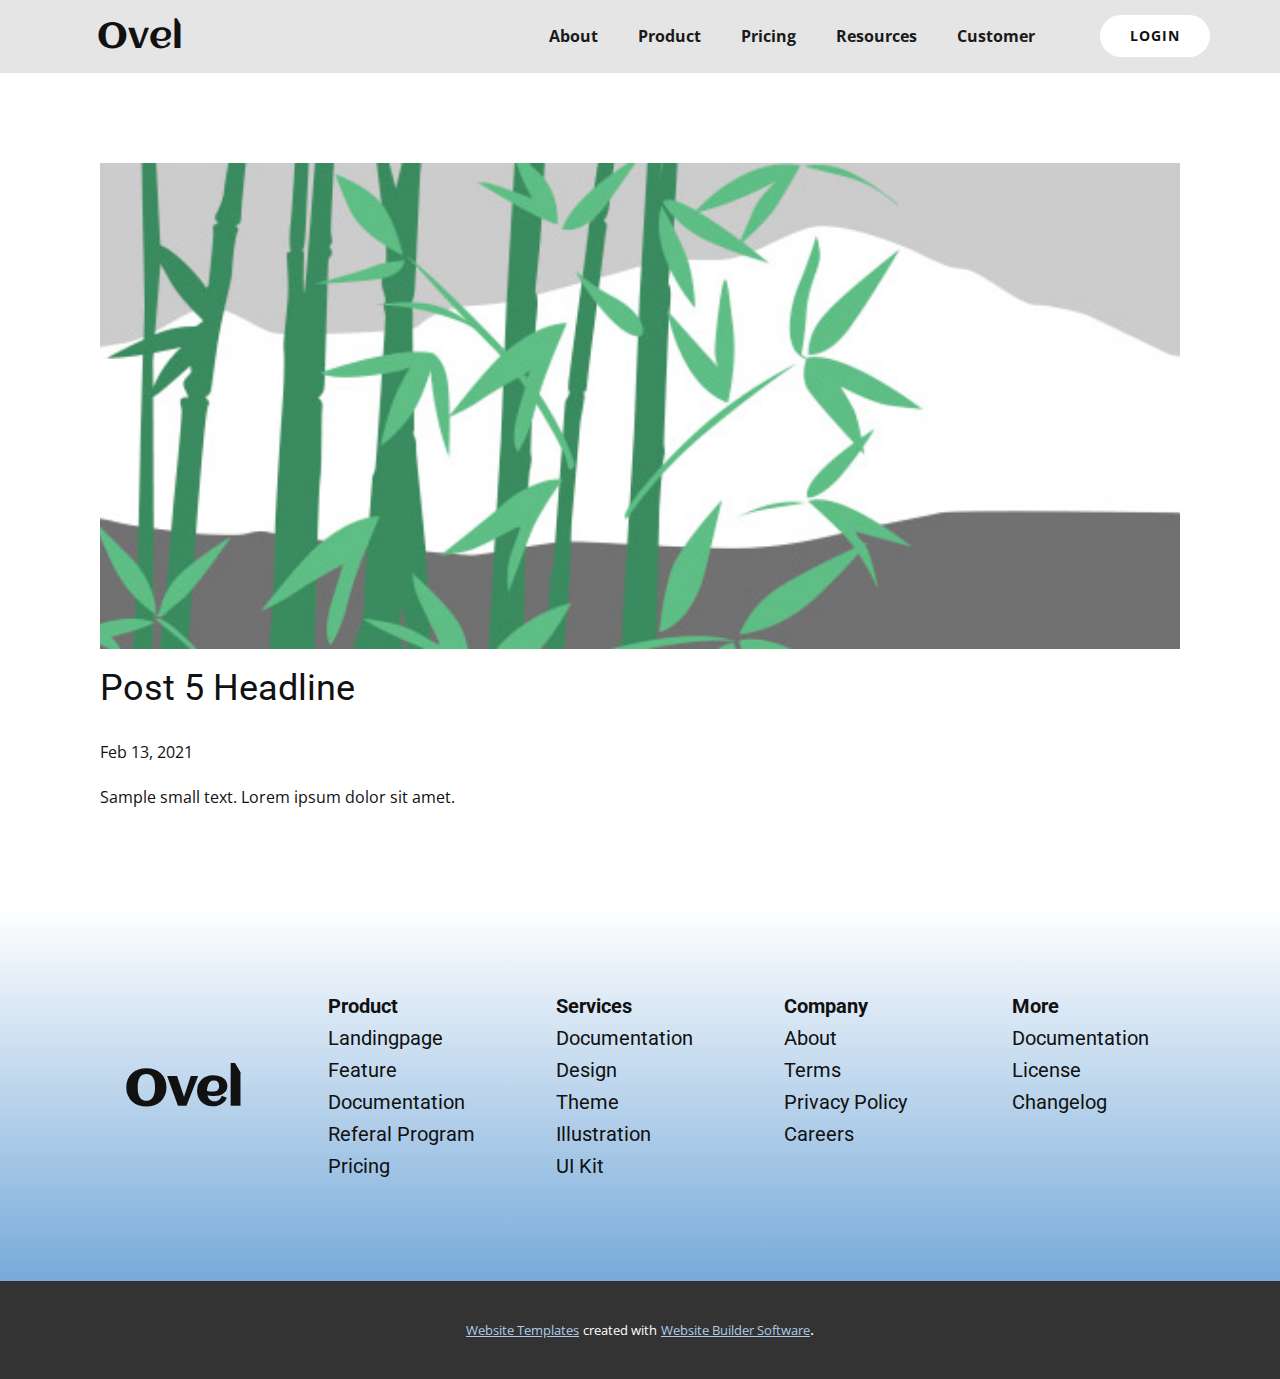
<file: blog/post-4.html>
<!doctype html>
<html style="font-size: 16px;"><head>
    <meta name="viewport" content="width=device-width, initial-scale=1.0">
    <meta charset="utf-8">
    <meta name="keywords" content="Post 1 Headline">
    <meta name="description" content="">
    <meta name="page_type" content="np-template-header-footer-from-plugin">
    <title>Post 5 Headline</title>
    <link rel="stylesheet" href="../nicepage.css" media="screen">
<link rel="stylesheet" href="../Post-Template.css" media="screen">
    <script class="u-script" type="text/javascript" src="../jquery.js" defer=""></script>
    <script class="u-script" type="text/javascript" src="../nicepage.js" defer=""></script>
    <meta name="generator" content="Nicepage 3.6.2, nicepage.com">
    <link id="u-theme-google-font" rel="stylesheet" href="https://fonts.googleapis.com/css?family=Roboto:100,100i,300,300i,400,400i,500,500i,700,700i,900,900i|Open+Sans:300,300i,400,400i,600,600i,700,700i,800,800i">
    <link id="u-page-google-font" rel="stylesheet" href="https://fonts.googleapis.com/css?family=Roboto:100,100i,300,300i,400,400i,500,500i,700,700i,900,900i|Aclonica:400">
    
    
    <script type="application/ld+json">{
		"@context": "http://schema.org",
		"@type": "Organization",
		"name": "",
		"url": "index.html"
}</script>
    <meta property="og:title" content="Post Template">
    <meta property="og:type" content="website">
    <meta name="theme-color" content="#478ac9">
    <link rel="canonical" href="../index.html">
    <meta property="og:url" content="index.html">
  </head>
  <body class="u-body"><header class="u-clearfix u-grey-10 u-header u-header" id="sec-b8c3"><div class="u-clearfix u-sheet u-sheet-1">
        <a href="#" class="u-btn u-btn-round u-button-style u-hover-black u-radius-50 u-white u-btn-1">Login</a>
        <nav class="u-menu u-menu-dropdown u-offcanvas u-menu-1">
          <div class="menu-collapse" style="font-size: 1rem; letter-spacing: 0px; font-weight: 700;">
            <a class="u-button-style u-custom-left-right-menu-spacing u-custom-padding-bottom u-custom-text-active-color u-custom-text-color u-custom-text-hover-color u-custom-top-bottom-menu-spacing u-nav-link u-text-active-palette-1-base u-text-hover-palette-2-base" href="#">
              <svg><use xmlns:xlink="http://www.w3.org/1999/xlink" xlink:href="#menu-hamburger"></use></svg>
              <svg version="1.1" xmlns="http://www.w3.org/2000/svg" xmlns:xlink="http://www.w3.org/1999/xlink"><defs><symbol id="menu-hamburger" viewBox="0 0 16 16" style="width: 16px; height: 16px;"><rect y="1" width="16" height="2"></rect><rect y="7" width="16" height="2"></rect><rect y="13" width="16" height="2"></rect>
</symbol>
</defs></svg>
            </a>
          </div>
          <div class="u-custom-menu u-nav-container">
            <ul class="u-nav u-unstyled u-nav-1"><li class="u-nav-item"><a class="u-button-style u-nav-link u-text-active-black u-text-grey-90 u-text-hover-white" href="../About.html" style="padding: 10px 20px;">About</a>
</li><li class="u-nav-item"><a class="u-button-style u-nav-link u-text-active-black u-text-grey-90 u-text-hover-white" href="../Product.html" style="padding: 10px 20px;">Product</a>
</li><li class="u-nav-item"><a class="u-button-style u-nav-link u-text-active-black u-text-grey-90 u-text-hover-white" style="padding: 10px 20px;">Pricing</a>
</li><li class="u-nav-item"><a class="u-button-style u-nav-link u-text-active-black u-text-grey-90 u-text-hover-white" style="padding: 10px 20px;">Resources</a>
</li><li class="u-nav-item"><a class="u-button-style u-nav-link u-text-active-black u-text-grey-90 u-text-hover-white" style="padding: 10px 20px;">Customer</a>
</li></ul>
          </div>
          <div class="u-custom-menu u-nav-container-collapse">
            <div class="u-black u-container-style u-inner-container-layout u-opacity u-opacity-95 u-sidenav">
              <div class="u-sidenav-overflow">
                <div class="u-menu-close"></div>
                <ul class="u-align-center u-nav u-popupmenu-items u-unstyled u-nav-2"><li class="u-nav-item"><a class="u-button-style u-nav-link" href="../About.html" style="padding: 10px 20px;">About</a>
</li><li class="u-nav-item"><a class="u-button-style u-nav-link" href="../Product.html" style="padding: 10px 20px;">Product</a>
</li><li class="u-nav-item"><a class="u-button-style u-nav-link" style="padding: 10px 20px;">Pricing</a>
</li><li class="u-nav-item"><a class="u-button-style u-nav-link" style="padding: 10px 20px;">Resources</a>
</li><li class="u-nav-item"><a class="u-button-style u-nav-link" style="padding: 10px 20px;">Customer</a>
</li></ul>
              </div>
            </div>
            <div class="u-black u-menu-overlay u-opacity u-opacity-70"></div>
          </div>
        </nav>
        <h2 class="u-custom-font u-text u-text-default u-text-1">Ovel</h2>
      </div></header>
    <section class="u-align-center u-clearfix u-section-1" id="sec-0cb4">
      <div class="u-clearfix u-sheet u-valign-middle-md u-valign-middle-sm u-valign-middle-xs u-sheet-1"><!--post_details--><!--post_details_options_json--><!--{"source":""}--><!--/post_details_options_json--><!--blog_post-->
        <div class="u-container-style u-expanded-width u-post-details u-post-details-1">
          <div class="u-container-layout u-valign-middle u-container-layout-1"><!--blog_post_image-->
            <img alt="" class="u-blog-control u-expanded-width u-image u-image-default u-image-1" src="../images/2.jpeg"><!--/blog_post_image--><!--blog_post_header-->
            <h2 class="u-blog-control u-text u-text-1">Post 5 Headline</h2><!--/blog_post_header--><!--blog_post_metadata-->
            <div class="u-blog-control u-metadata u-metadata-1"><!--blog_post_metadata_date-->
              <span class="u-meta-date u-meta-icon">Feb 13, 2021</span><!--/blog_post_metadata_date--><!--blog_post_metadata_category-->
              <!--/blog_post_metadata_category--><!--blog_post_metadata_comments-->
              <!--/blog_post_metadata_comments-->
            </div><!--/blog_post_metadata--><!--blog_post_content-->
            <div class="u-align-justify u-blog-control u-post-content u-text u-text-2 fr-view">
  Sample small text. Lorem ipsum dolor sit amet.
  </div><!--/blog_post_content-->
          </div>
        </div><!--/blog_post--><!--/post_details-->
      </div>
    </section>
    
    
    <footer class="u-clearfix u-footer u-gradient u-footer" id="sec-7056"><div class="u-clearfix u-sheet u-sheet-1">
        <div class="u-clearfix u-expanded-width u-layout-wrap u-layout-wrap-1">
          <div class="u-layout">
            <div class="u-layout-row">
              <div class="u-container-style u-layout-cell u-size-12 u-size-20-md u-layout-cell-1">
                <div class="u-container-layout u-valign-middle u-container-layout-1">
                  <h3 class="u-custom-font u-text u-text-default u-text-1">Ovel</h3>
                </div>
              </div>
              <div class="u-container-style u-layout-cell u-size-12 u-size-20-md u-layout-cell-2">
                <div class="u-container-layout u-container-layout-2">
                  <h5 class="u-custom-font u-font-roboto u-text u-text-default u-text-2">
                    <span style="font-weight: 700;">Product</span>
                    <br>
                    <br>Landingpage<br>
                    <br>Feature<br>
                    <br>Documentation<br>
                    <br>Referal Program<br>
                    <br>Pricing
                  </h5>
                </div>
              </div>
              <div class="u-container-style u-layout-cell u-size-12 u-size-20-md u-layout-cell-3">
                <div class="u-container-layout u-container-layout-3">
                  <h5 class="u-custom-font u-font-roboto u-text u-text-default u-text-3">
                    <span style="font-weight: 700;">Services</span>
                    <br>
                    <br>Documentation<br>
                    <br>Design<br>
                    <br>Theme<br>
                    <br>Illustration<br>
                    <br>UI Kit
                  </h5>
                </div>
              </div>
              <div class="u-container-style u-layout-cell u-size-12 u-size-30-md u-layout-cell-4">
                <div class="u-container-layout u-container-layout-4">
                  <h5 class="u-custom-font u-font-roboto u-text u-text-default u-text-4">
                    <span style="font-weight: 700;">Company</span>
                    <br>
                    <br>About<br>
                    <br>Terms<br>
                    <br>Privacy Policy<br>
                    <br>Careers
                  </h5>
                </div>
              </div>
              <div class="u-container-style u-layout-cell u-size-12 u-size-30-md u-layout-cell-5">
                <div class="u-container-layout u-container-layout-5">
                  <h5 class="u-custom-font u-font-roboto u-text u-text-default u-text-5">
                    <span style="font-weight: 700;">More</span>
                    <br>
                    <br>Documentation<br>
                    <br>License<br>
                    <br>Changelog<br>
                  </h5>
                </div>
              </div>
            </div>
          </div>
        </div>
      </div></footer>
    <section class="u-backlink u-clearfix u-grey-80">
      <a class="u-link" href="https://nicepage.com/website-templates" target="_blank">
        <span>Website Templates</span>
      </a>
      <p class="u-text">
        <span>created with</span>
      </p>
      <a class="u-link" href="https://nicepage.com/" target="_blank">
        <span>Website Builder Software</span>
      </a>. 
    </section>
  
</body></html>
</file>
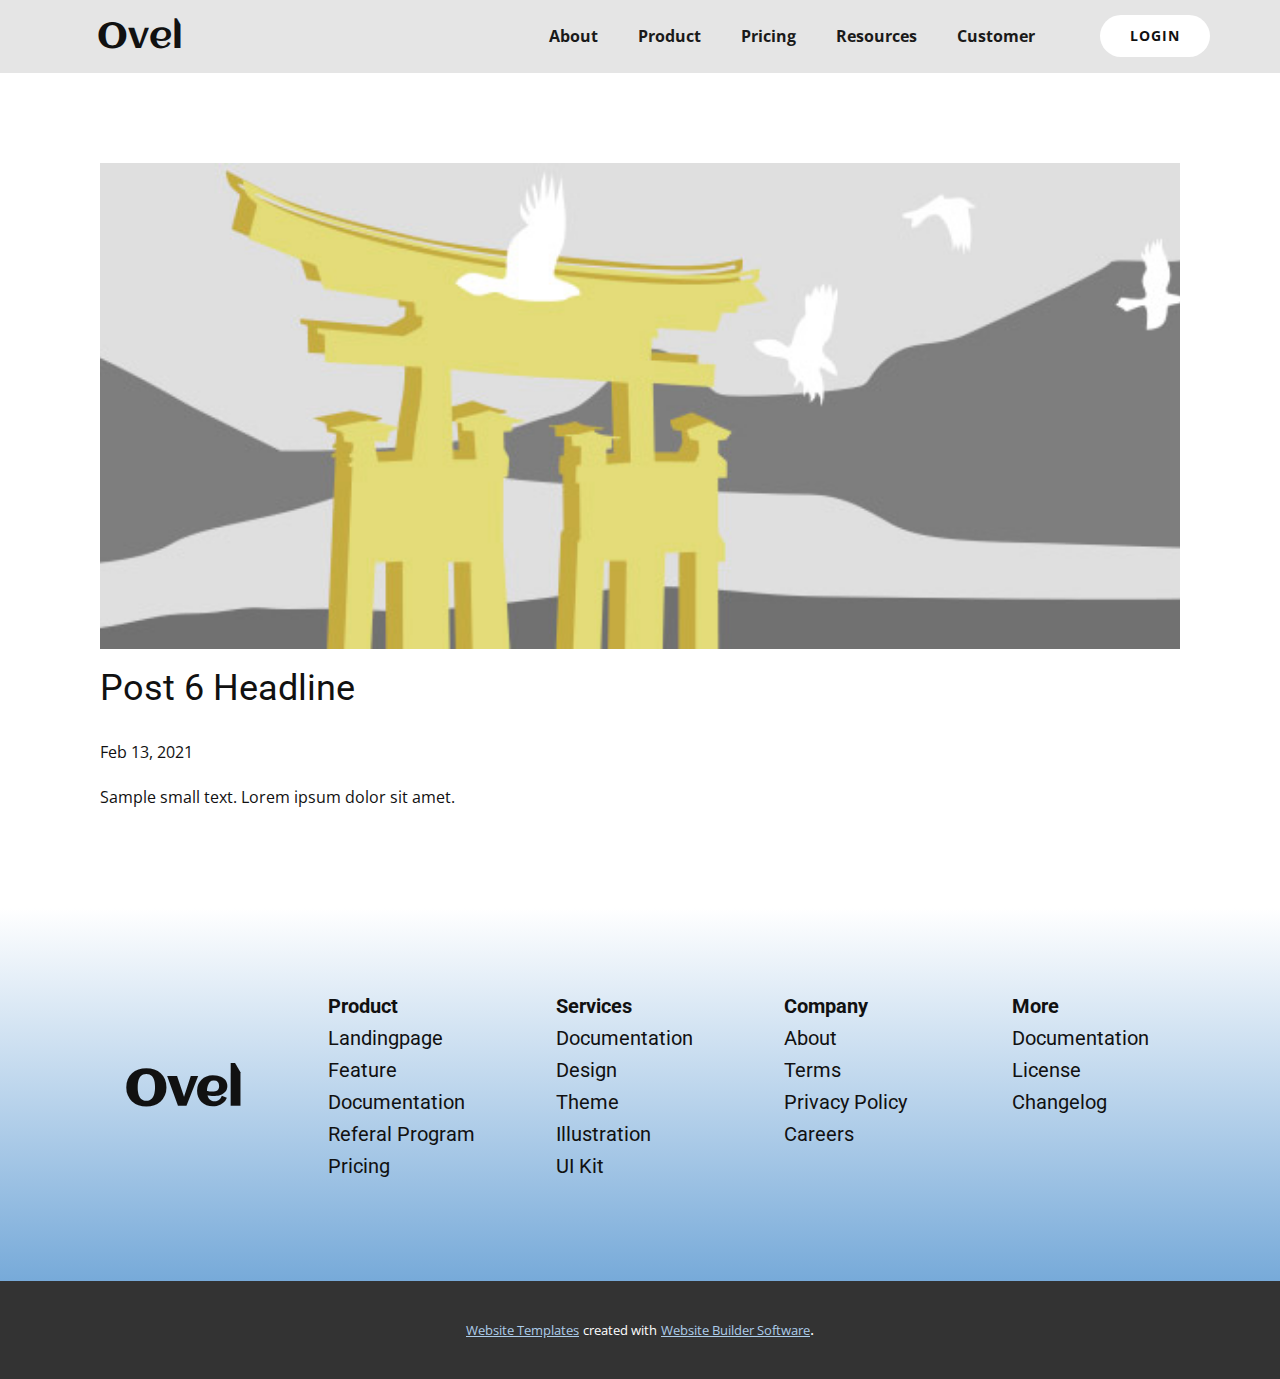
<file: blog/post-5.html>
<!doctype html>
<html style="font-size: 16px;"><head>
    <meta name="viewport" content="width=device-width, initial-scale=1.0">
    <meta charset="utf-8">
    <meta name="keywords" content="Post 1 Headline">
    <meta name="description" content="">
    <meta name="page_type" content="np-template-header-footer-from-plugin">
    <title>Post 6 Headline</title>
    <link rel="stylesheet" href="../nicepage.css" media="screen">
<link rel="stylesheet" href="../Post-Template.css" media="screen">
    <script class="u-script" type="text/javascript" src="../jquery.js" defer=""></script>
    <script class="u-script" type="text/javascript" src="../nicepage.js" defer=""></script>
    <meta name="generator" content="Nicepage 3.6.2, nicepage.com">
    <link id="u-theme-google-font" rel="stylesheet" href="https://fonts.googleapis.com/css?family=Roboto:100,100i,300,300i,400,400i,500,500i,700,700i,900,900i|Open+Sans:300,300i,400,400i,600,600i,700,700i,800,800i">
    <link id="u-page-google-font" rel="stylesheet" href="https://fonts.googleapis.com/css?family=Roboto:100,100i,300,300i,400,400i,500,500i,700,700i,900,900i|Aclonica:400">
    
    
    <script type="application/ld+json">{
		"@context": "http://schema.org",
		"@type": "Organization",
		"name": "",
		"url": "index.html"
}</script>
    <meta property="og:title" content="Post Template">
    <meta property="og:type" content="website">
    <meta name="theme-color" content="#478ac9">
    <link rel="canonical" href="../index.html">
    <meta property="og:url" content="index.html">
  </head>
  <body class="u-body"><header class="u-clearfix u-grey-10 u-header u-header" id="sec-b8c3"><div class="u-clearfix u-sheet u-sheet-1">
        <a href="#" class="u-btn u-btn-round u-button-style u-hover-black u-radius-50 u-white u-btn-1">Login</a>
        <nav class="u-menu u-menu-dropdown u-offcanvas u-menu-1">
          <div class="menu-collapse" style="font-size: 1rem; letter-spacing: 0px; font-weight: 700;">
            <a class="u-button-style u-custom-left-right-menu-spacing u-custom-padding-bottom u-custom-text-active-color u-custom-text-color u-custom-text-hover-color u-custom-top-bottom-menu-spacing u-nav-link u-text-active-palette-1-base u-text-hover-palette-2-base" href="#">
              <svg><use xmlns:xlink="http://www.w3.org/1999/xlink" xlink:href="#menu-hamburger"></use></svg>
              <svg version="1.1" xmlns="http://www.w3.org/2000/svg" xmlns:xlink="http://www.w3.org/1999/xlink"><defs><symbol id="menu-hamburger" viewBox="0 0 16 16" style="width: 16px; height: 16px;"><rect y="1" width="16" height="2"></rect><rect y="7" width="16" height="2"></rect><rect y="13" width="16" height="2"></rect>
</symbol>
</defs></svg>
            </a>
          </div>
          <div class="u-custom-menu u-nav-container">
            <ul class="u-nav u-unstyled u-nav-1"><li class="u-nav-item"><a class="u-button-style u-nav-link u-text-active-black u-text-grey-90 u-text-hover-white" href="../About.html" style="padding: 10px 20px;">About</a>
</li><li class="u-nav-item"><a class="u-button-style u-nav-link u-text-active-black u-text-grey-90 u-text-hover-white" href="../Product.html" style="padding: 10px 20px;">Product</a>
</li><li class="u-nav-item"><a class="u-button-style u-nav-link u-text-active-black u-text-grey-90 u-text-hover-white" style="padding: 10px 20px;">Pricing</a>
</li><li class="u-nav-item"><a class="u-button-style u-nav-link u-text-active-black u-text-grey-90 u-text-hover-white" style="padding: 10px 20px;">Resources</a>
</li><li class="u-nav-item"><a class="u-button-style u-nav-link u-text-active-black u-text-grey-90 u-text-hover-white" style="padding: 10px 20px;">Customer</a>
</li></ul>
          </div>
          <div class="u-custom-menu u-nav-container-collapse">
            <div class="u-black u-container-style u-inner-container-layout u-opacity u-opacity-95 u-sidenav">
              <div class="u-sidenav-overflow">
                <div class="u-menu-close"></div>
                <ul class="u-align-center u-nav u-popupmenu-items u-unstyled u-nav-2"><li class="u-nav-item"><a class="u-button-style u-nav-link" href="../About.html" style="padding: 10px 20px;">About</a>
</li><li class="u-nav-item"><a class="u-button-style u-nav-link" href="../Product.html" style="padding: 10px 20px;">Product</a>
</li><li class="u-nav-item"><a class="u-button-style u-nav-link" style="padding: 10px 20px;">Pricing</a>
</li><li class="u-nav-item"><a class="u-button-style u-nav-link" style="padding: 10px 20px;">Resources</a>
</li><li class="u-nav-item"><a class="u-button-style u-nav-link" style="padding: 10px 20px;">Customer</a>
</li></ul>
              </div>
            </div>
            <div class="u-black u-menu-overlay u-opacity u-opacity-70"></div>
          </div>
        </nav>
        <h2 class="u-custom-font u-text u-text-default u-text-1">Ovel</h2>
      </div></header>
    <section class="u-align-center u-clearfix u-section-1" id="sec-0cb4">
      <div class="u-clearfix u-sheet u-valign-middle-md u-valign-middle-sm u-valign-middle-xs u-sheet-1"><!--post_details--><!--post_details_options_json--><!--{"source":""}--><!--/post_details_options_json--><!--blog_post-->
        <div class="u-container-style u-expanded-width u-post-details u-post-details-1">
          <div class="u-container-layout u-valign-middle u-container-layout-1"><!--blog_post_image-->
            <img alt="" class="u-blog-control u-expanded-width u-image u-image-default u-image-1" src="../images/3.jpeg"><!--/blog_post_image--><!--blog_post_header-->
            <h2 class="u-blog-control u-text u-text-1">Post 6 Headline</h2><!--/blog_post_header--><!--blog_post_metadata-->
            <div class="u-blog-control u-metadata u-metadata-1"><!--blog_post_metadata_date-->
              <span class="u-meta-date u-meta-icon">Feb 13, 2021</span><!--/blog_post_metadata_date--><!--blog_post_metadata_category-->
              <!--/blog_post_metadata_category--><!--blog_post_metadata_comments-->
              <!--/blog_post_metadata_comments-->
            </div><!--/blog_post_metadata--><!--blog_post_content-->
            <div class="u-align-justify u-blog-control u-post-content u-text u-text-2 fr-view">
  Sample small text. Lorem ipsum dolor sit amet.
  </div><!--/blog_post_content-->
          </div>
        </div><!--/blog_post--><!--/post_details-->
      </div>
    </section>
    
    
    <footer class="u-clearfix u-footer u-gradient u-footer" id="sec-7056"><div class="u-clearfix u-sheet u-sheet-1">
        <div class="u-clearfix u-expanded-width u-layout-wrap u-layout-wrap-1">
          <div class="u-layout">
            <div class="u-layout-row">
              <div class="u-container-style u-layout-cell u-size-12 u-size-20-md u-layout-cell-1">
                <div class="u-container-layout u-valign-middle u-container-layout-1">
                  <h3 class="u-custom-font u-text u-text-default u-text-1">Ovel</h3>
                </div>
              </div>
              <div class="u-container-style u-layout-cell u-size-12 u-size-20-md u-layout-cell-2">
                <div class="u-container-layout u-container-layout-2">
                  <h5 class="u-custom-font u-font-roboto u-text u-text-default u-text-2">
                    <span style="font-weight: 700;">Product</span>
                    <br>
                    <br>Landingpage<br>
                    <br>Feature<br>
                    <br>Documentation<br>
                    <br>Referal Program<br>
                    <br>Pricing
                  </h5>
                </div>
              </div>
              <div class="u-container-style u-layout-cell u-size-12 u-size-20-md u-layout-cell-3">
                <div class="u-container-layout u-container-layout-3">
                  <h5 class="u-custom-font u-font-roboto u-text u-text-default u-text-3">
                    <span style="font-weight: 700;">Services</span>
                    <br>
                    <br>Documentation<br>
                    <br>Design<br>
                    <br>Theme<br>
                    <br>Illustration<br>
                    <br>UI Kit
                  </h5>
                </div>
              </div>
              <div class="u-container-style u-layout-cell u-size-12 u-size-30-md u-layout-cell-4">
                <div class="u-container-layout u-container-layout-4">
                  <h5 class="u-custom-font u-font-roboto u-text u-text-default u-text-4">
                    <span style="font-weight: 700;">Company</span>
                    <br>
                    <br>About<br>
                    <br>Terms<br>
                    <br>Privacy Policy<br>
                    <br>Careers
                  </h5>
                </div>
              </div>
              <div class="u-container-style u-layout-cell u-size-12 u-size-30-md u-layout-cell-5">
                <div class="u-container-layout u-container-layout-5">
                  <h5 class="u-custom-font u-font-roboto u-text u-text-default u-text-5">
                    <span style="font-weight: 700;">More</span>
                    <br>
                    <br>Documentation<br>
                    <br>License<br>
                    <br>Changelog<br>
                  </h5>
                </div>
              </div>
            </div>
          </div>
        </div>
      </div></footer>
    <section class="u-backlink u-clearfix u-grey-80">
      <a class="u-link" href="https://nicepage.com/website-templates" target="_blank">
        <span>Website Templates</span>
      </a>
      <p class="u-text">
        <span>created with</span>
      </p>
      <a class="u-link" href="https://nicepage.com/" target="_blank">
        <span>Website Builder Software</span>
      </a>. 
    </section>
  
</body></html>
</file>
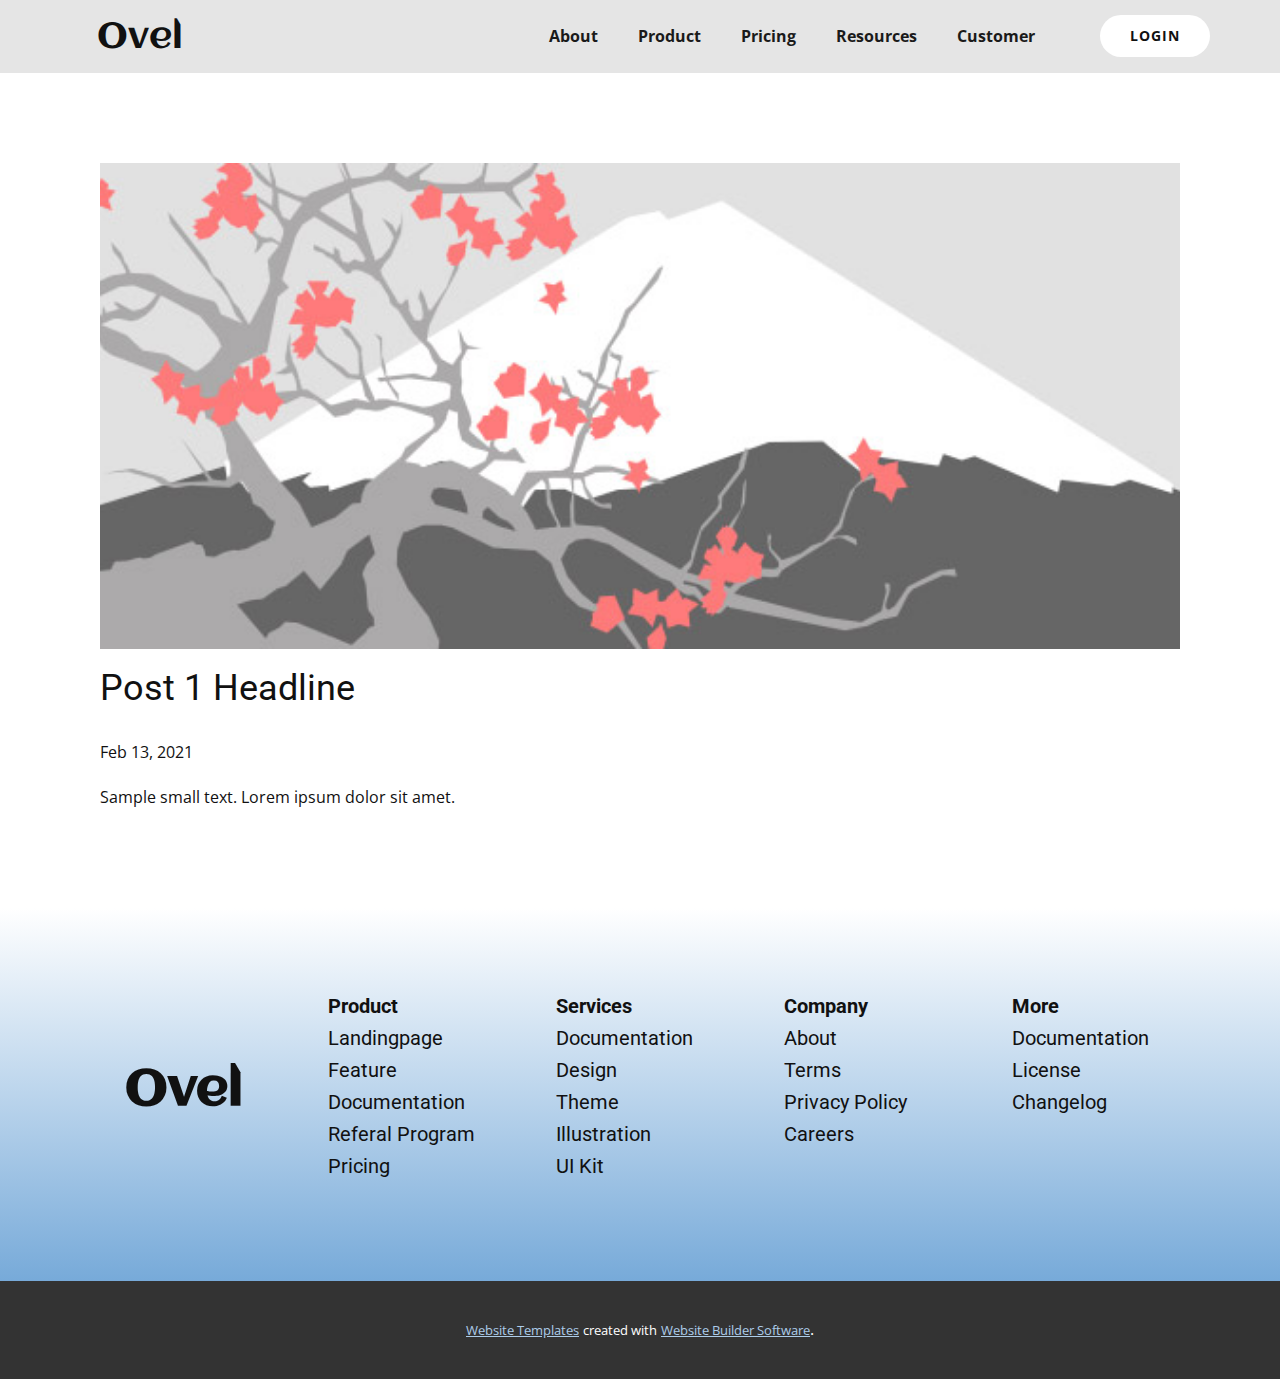
<file: blog/post.html>
<!doctype html>
<html style="font-size: 16px;"><head>
    <meta name="viewport" content="width=device-width, initial-scale=1.0">
    <meta charset="utf-8">
    <meta name="keywords" content="Post 1 Headline">
    <meta name="description" content="">
    <meta name="page_type" content="np-template-header-footer-from-plugin">
    <title>Post 1 Headline</title>
    <link rel="stylesheet" href="../nicepage.css" media="screen">
<link rel="stylesheet" href="../Post-Template.css" media="screen">
    <script class="u-script" type="text/javascript" src="../jquery.js" defer=""></script>
    <script class="u-script" type="text/javascript" src="../nicepage.js" defer=""></script>
    <meta name="generator" content="Nicepage 3.6.2, nicepage.com">
    <link id="u-theme-google-font" rel="stylesheet" href="https://fonts.googleapis.com/css?family=Roboto:100,100i,300,300i,400,400i,500,500i,700,700i,900,900i|Open+Sans:300,300i,400,400i,600,600i,700,700i,800,800i">
    <link id="u-page-google-font" rel="stylesheet" href="https://fonts.googleapis.com/css?family=Roboto:100,100i,300,300i,400,400i,500,500i,700,700i,900,900i|Aclonica:400">
    
    
    <script type="application/ld+json">{
		"@context": "http://schema.org",
		"@type": "Organization",
		"name": "",
		"url": "index.html"
}</script>
    <meta property="og:title" content="Post Template">
    <meta property="og:type" content="website">
    <meta name="theme-color" content="#478ac9">
    <link rel="canonical" href="../index.html">
    <meta property="og:url" content="index.html">
  </head>
  <body class="u-body"><header class="u-clearfix u-grey-10 u-header u-header" id="sec-b8c3"><div class="u-clearfix u-sheet u-sheet-1">
        <a href="#" class="u-btn u-btn-round u-button-style u-hover-black u-radius-50 u-white u-btn-1">Login</a>
        <nav class="u-menu u-menu-dropdown u-offcanvas u-menu-1">
          <div class="menu-collapse" style="font-size: 1rem; letter-spacing: 0px; font-weight: 700;">
            <a class="u-button-style u-custom-left-right-menu-spacing u-custom-padding-bottom u-custom-text-active-color u-custom-text-color u-custom-text-hover-color u-custom-top-bottom-menu-spacing u-nav-link u-text-active-palette-1-base u-text-hover-palette-2-base" href="#">
              <svg><use xmlns:xlink="http://www.w3.org/1999/xlink" xlink:href="#menu-hamburger"></use></svg>
              <svg version="1.1" xmlns="http://www.w3.org/2000/svg" xmlns:xlink="http://www.w3.org/1999/xlink"><defs><symbol id="menu-hamburger" viewBox="0 0 16 16" style="width: 16px; height: 16px;"><rect y="1" width="16" height="2"></rect><rect y="7" width="16" height="2"></rect><rect y="13" width="16" height="2"></rect>
</symbol>
</defs></svg>
            </a>
          </div>
          <div class="u-custom-menu u-nav-container">
            <ul class="u-nav u-unstyled u-nav-1"><li class="u-nav-item"><a class="u-button-style u-nav-link u-text-active-black u-text-grey-90 u-text-hover-white" href="../About.html" style="padding: 10px 20px;">About</a>
</li><li class="u-nav-item"><a class="u-button-style u-nav-link u-text-active-black u-text-grey-90 u-text-hover-white" href="../Product.html" style="padding: 10px 20px;">Product</a>
</li><li class="u-nav-item"><a class="u-button-style u-nav-link u-text-active-black u-text-grey-90 u-text-hover-white" style="padding: 10px 20px;">Pricing</a>
</li><li class="u-nav-item"><a class="u-button-style u-nav-link u-text-active-black u-text-grey-90 u-text-hover-white" style="padding: 10px 20px;">Resources</a>
</li><li class="u-nav-item"><a class="u-button-style u-nav-link u-text-active-black u-text-grey-90 u-text-hover-white" style="padding: 10px 20px;">Customer</a>
</li></ul>
          </div>
          <div class="u-custom-menu u-nav-container-collapse">
            <div class="u-black u-container-style u-inner-container-layout u-opacity u-opacity-95 u-sidenav">
              <div class="u-sidenav-overflow">
                <div class="u-menu-close"></div>
                <ul class="u-align-center u-nav u-popupmenu-items u-unstyled u-nav-2"><li class="u-nav-item"><a class="u-button-style u-nav-link" href="../About.html" style="padding: 10px 20px;">About</a>
</li><li class="u-nav-item"><a class="u-button-style u-nav-link" href="../Product.html" style="padding: 10px 20px;">Product</a>
</li><li class="u-nav-item"><a class="u-button-style u-nav-link" style="padding: 10px 20px;">Pricing</a>
</li><li class="u-nav-item"><a class="u-button-style u-nav-link" style="padding: 10px 20px;">Resources</a>
</li><li class="u-nav-item"><a class="u-button-style u-nav-link" style="padding: 10px 20px;">Customer</a>
</li></ul>
              </div>
            </div>
            <div class="u-black u-menu-overlay u-opacity u-opacity-70"></div>
          </div>
        </nav>
        <h2 class="u-custom-font u-text u-text-default u-text-1">Ovel</h2>
      </div></header>
    <section class="u-align-center u-clearfix u-section-1" id="sec-0cb4">
      <div class="u-clearfix u-sheet u-valign-middle-md u-valign-middle-sm u-valign-middle-xs u-sheet-1"><!--post_details--><!--post_details_options_json--><!--{"source":""}--><!--/post_details_options_json--><!--blog_post-->
        <div class="u-container-style u-expanded-width u-post-details u-post-details-1">
          <div class="u-container-layout u-valign-middle u-container-layout-1"><!--blog_post_image-->
            <img alt="" class="u-blog-control u-expanded-width u-image u-image-default u-image-1" src="../images/1.jpeg"><!--/blog_post_image--><!--blog_post_header-->
            <h2 class="u-blog-control u-text u-text-1">Post 1 Headline</h2><!--/blog_post_header--><!--blog_post_metadata-->
            <div class="u-blog-control u-metadata u-metadata-1"><!--blog_post_metadata_date-->
              <span class="u-meta-date u-meta-icon">Feb 13, 2021</span><!--/blog_post_metadata_date--><!--blog_post_metadata_category-->
              <!--/blog_post_metadata_category--><!--blog_post_metadata_comments-->
              <!--/blog_post_metadata_comments-->
            </div><!--/blog_post_metadata--><!--blog_post_content-->
            <div class="u-align-justify u-blog-control u-post-content u-text u-text-2 fr-view">
  Sample small text. Lorem ipsum dolor sit amet.
  </div><!--/blog_post_content-->
          </div>
        </div><!--/blog_post--><!--/post_details-->
      </div>
    </section>
    
    
    <footer class="u-clearfix u-footer u-gradient u-footer" id="sec-7056"><div class="u-clearfix u-sheet u-sheet-1">
        <div class="u-clearfix u-expanded-width u-layout-wrap u-layout-wrap-1">
          <div class="u-layout">
            <div class="u-layout-row">
              <div class="u-container-style u-layout-cell u-size-12 u-size-20-md u-layout-cell-1">
                <div class="u-container-layout u-valign-middle u-container-layout-1">
                  <h3 class="u-custom-font u-text u-text-default u-text-1">Ovel</h3>
                </div>
              </div>
              <div class="u-container-style u-layout-cell u-size-12 u-size-20-md u-layout-cell-2">
                <div class="u-container-layout u-container-layout-2">
                  <h5 class="u-custom-font u-font-roboto u-text u-text-default u-text-2">
                    <span style="font-weight: 700;">Product</span>
                    <br>
                    <br>Landingpage<br>
                    <br>Feature<br>
                    <br>Documentation<br>
                    <br>Referal Program<br>
                    <br>Pricing
                  </h5>
                </div>
              </div>
              <div class="u-container-style u-layout-cell u-size-12 u-size-20-md u-layout-cell-3">
                <div class="u-container-layout u-container-layout-3">
                  <h5 class="u-custom-font u-font-roboto u-text u-text-default u-text-3">
                    <span style="font-weight: 700;">Services</span>
                    <br>
                    <br>Documentation<br>
                    <br>Design<br>
                    <br>Theme<br>
                    <br>Illustration<br>
                    <br>UI Kit
                  </h5>
                </div>
              </div>
              <div class="u-container-style u-layout-cell u-size-12 u-size-30-md u-layout-cell-4">
                <div class="u-container-layout u-container-layout-4">
                  <h5 class="u-custom-font u-font-roboto u-text u-text-default u-text-4">
                    <span style="font-weight: 700;">Company</span>
                    <br>
                    <br>About<br>
                    <br>Terms<br>
                    <br>Privacy Policy<br>
                    <br>Careers
                  </h5>
                </div>
              </div>
              <div class="u-container-style u-layout-cell u-size-12 u-size-30-md u-layout-cell-5">
                <div class="u-container-layout u-container-layout-5">
                  <h5 class="u-custom-font u-font-roboto u-text u-text-default u-text-5">
                    <span style="font-weight: 700;">More</span>
                    <br>
                    <br>Documentation<br>
                    <br>License<br>
                    <br>Changelog<br>
                  </h5>
                </div>
              </div>
            </div>
          </div>
        </div>
      </div></footer>
    <section class="u-backlink u-clearfix u-grey-80">
      <a class="u-link" href="https://nicepage.com/website-templates" target="_blank">
        <span>Website Templates</span>
      </a>
      <p class="u-text">
        <span>created with</span>
      </p>
      <a class="u-link" href="https://nicepage.com/" target="_blank">
        <span>Website Builder Software</span>
      </a>. 
    </section>
  
</body></html>
</file>
